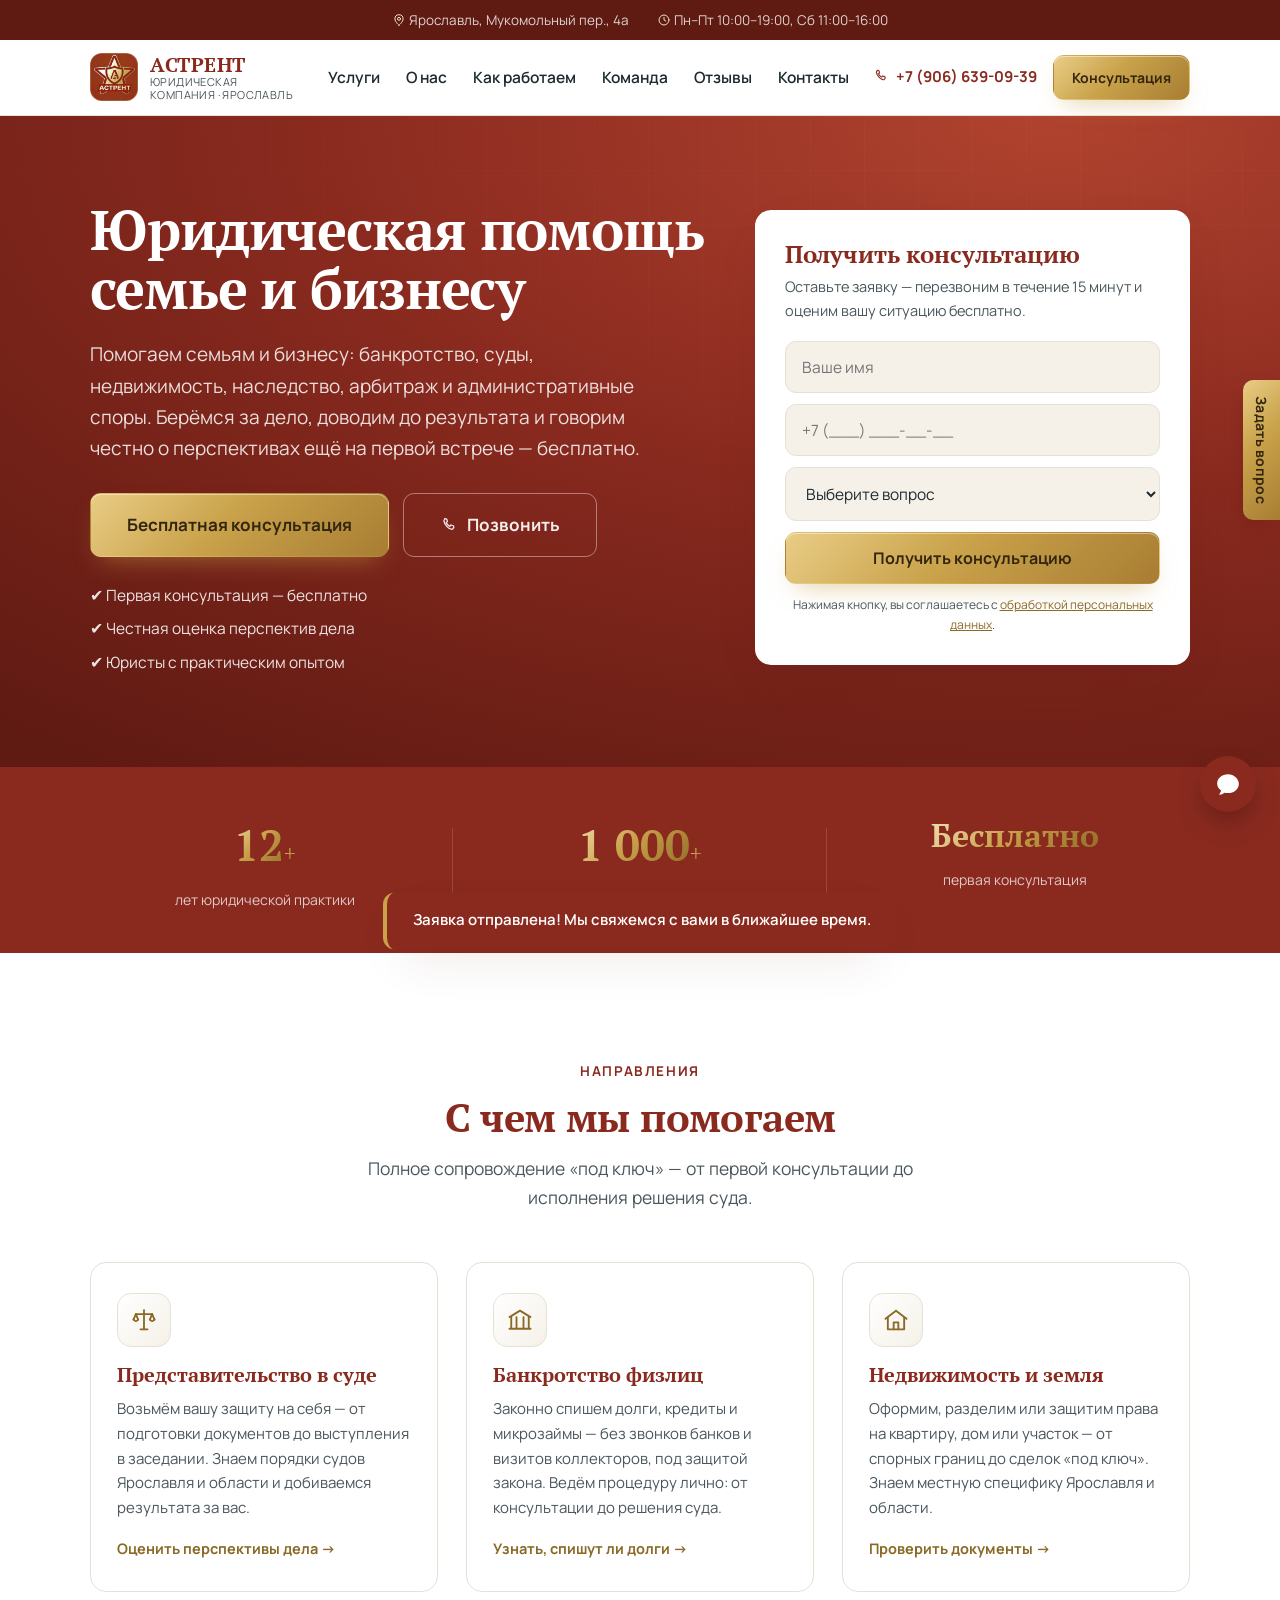
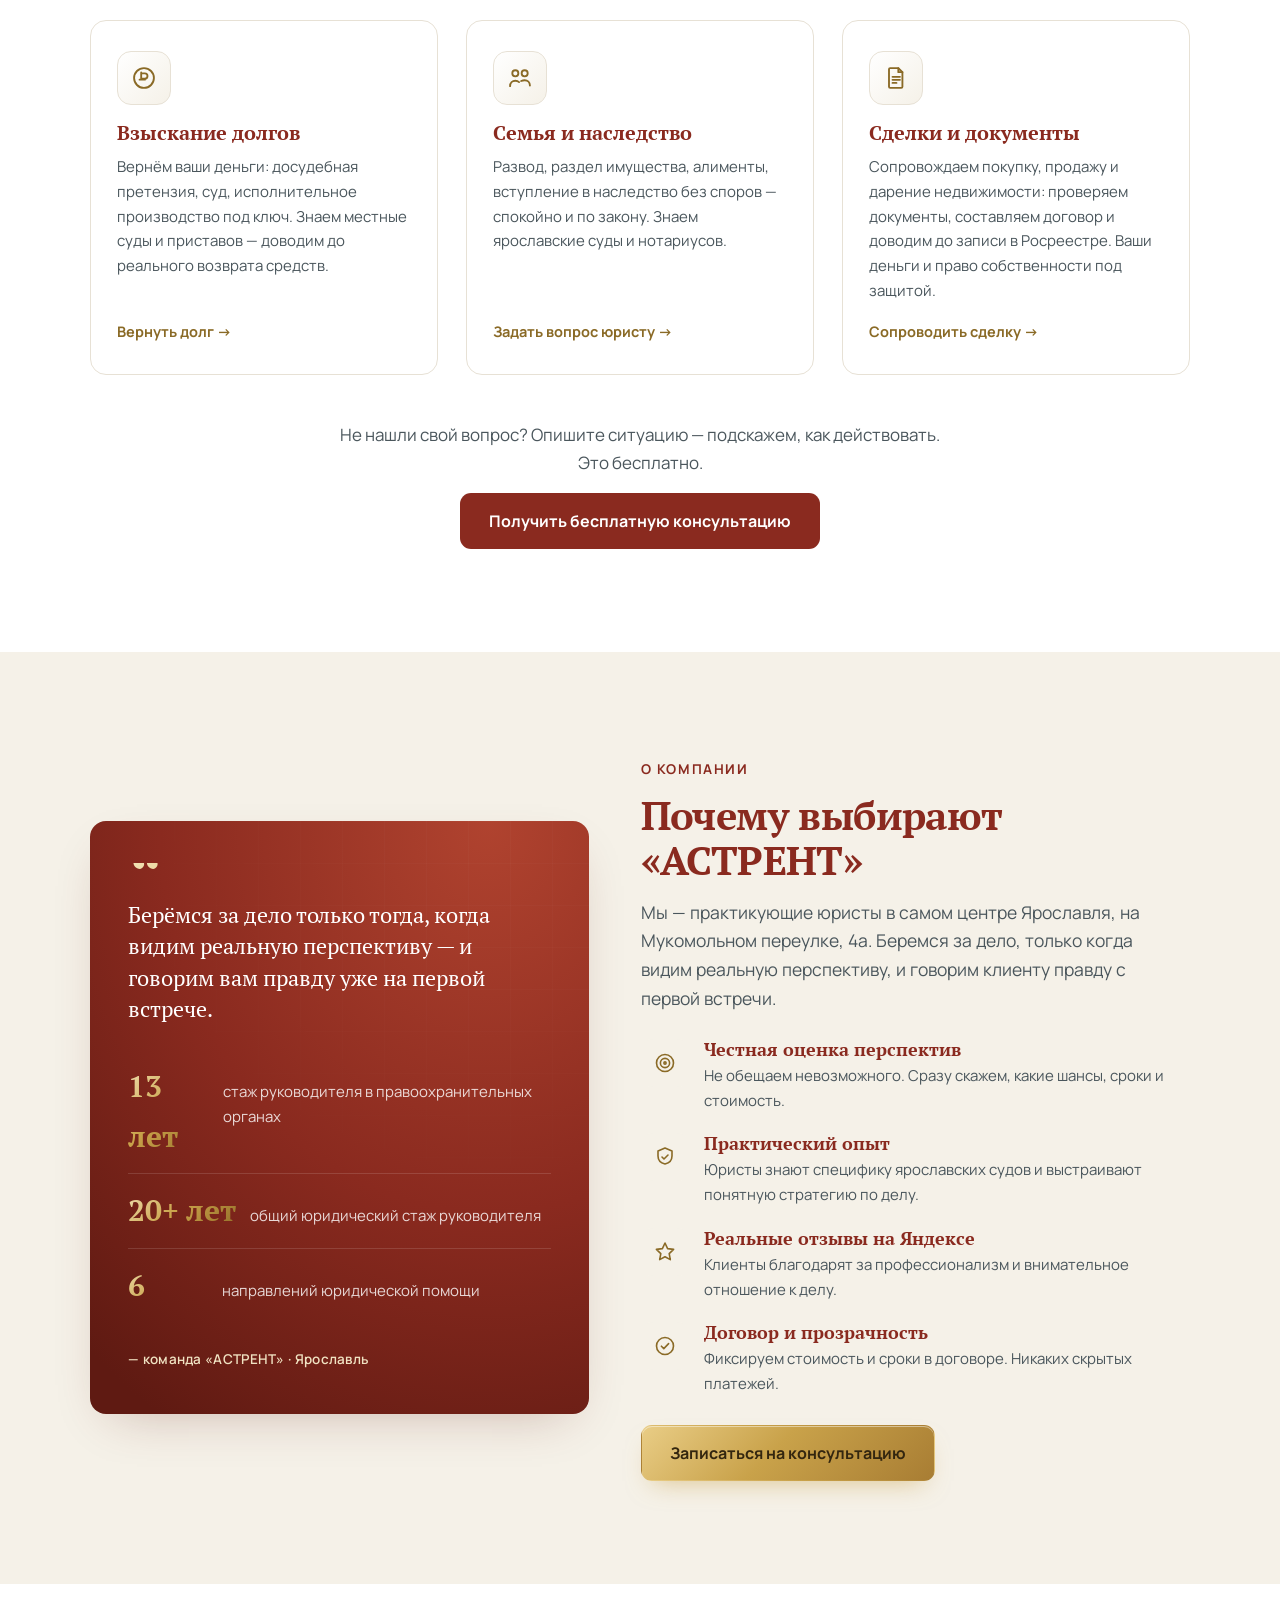
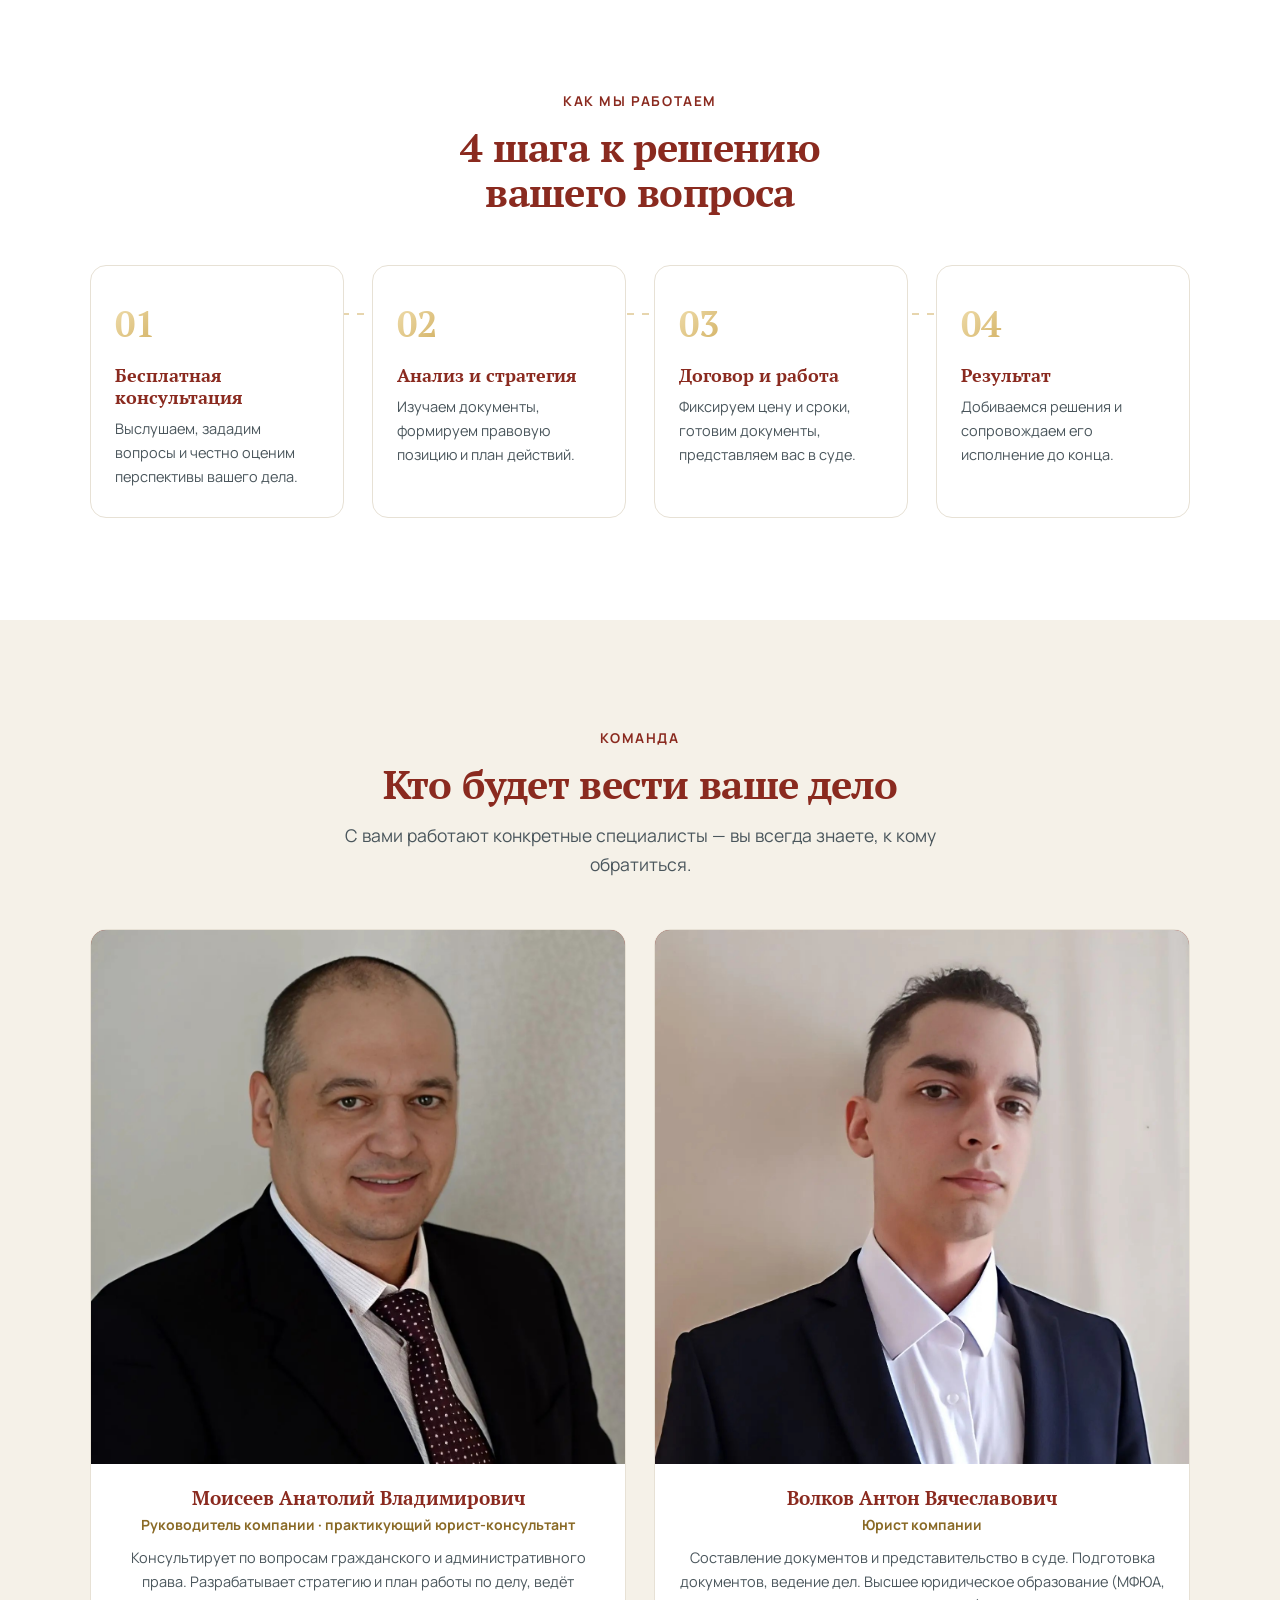
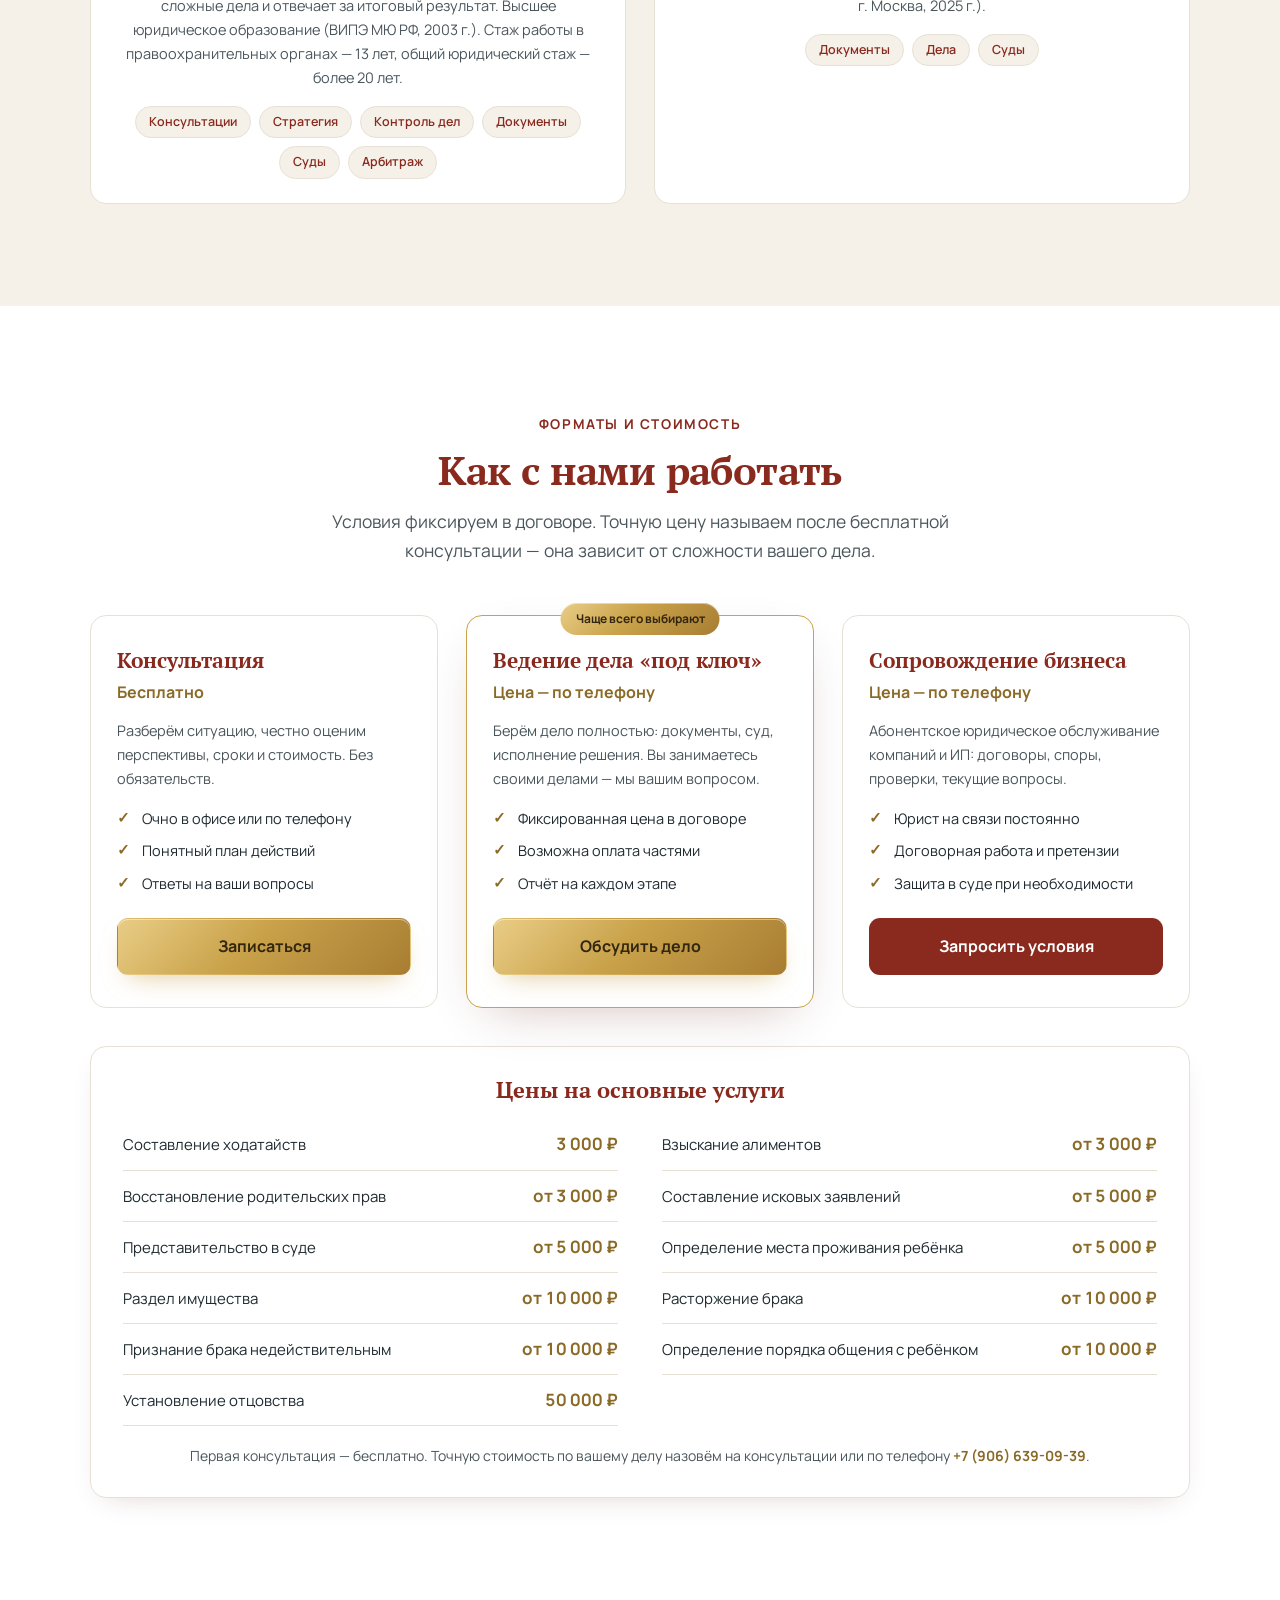
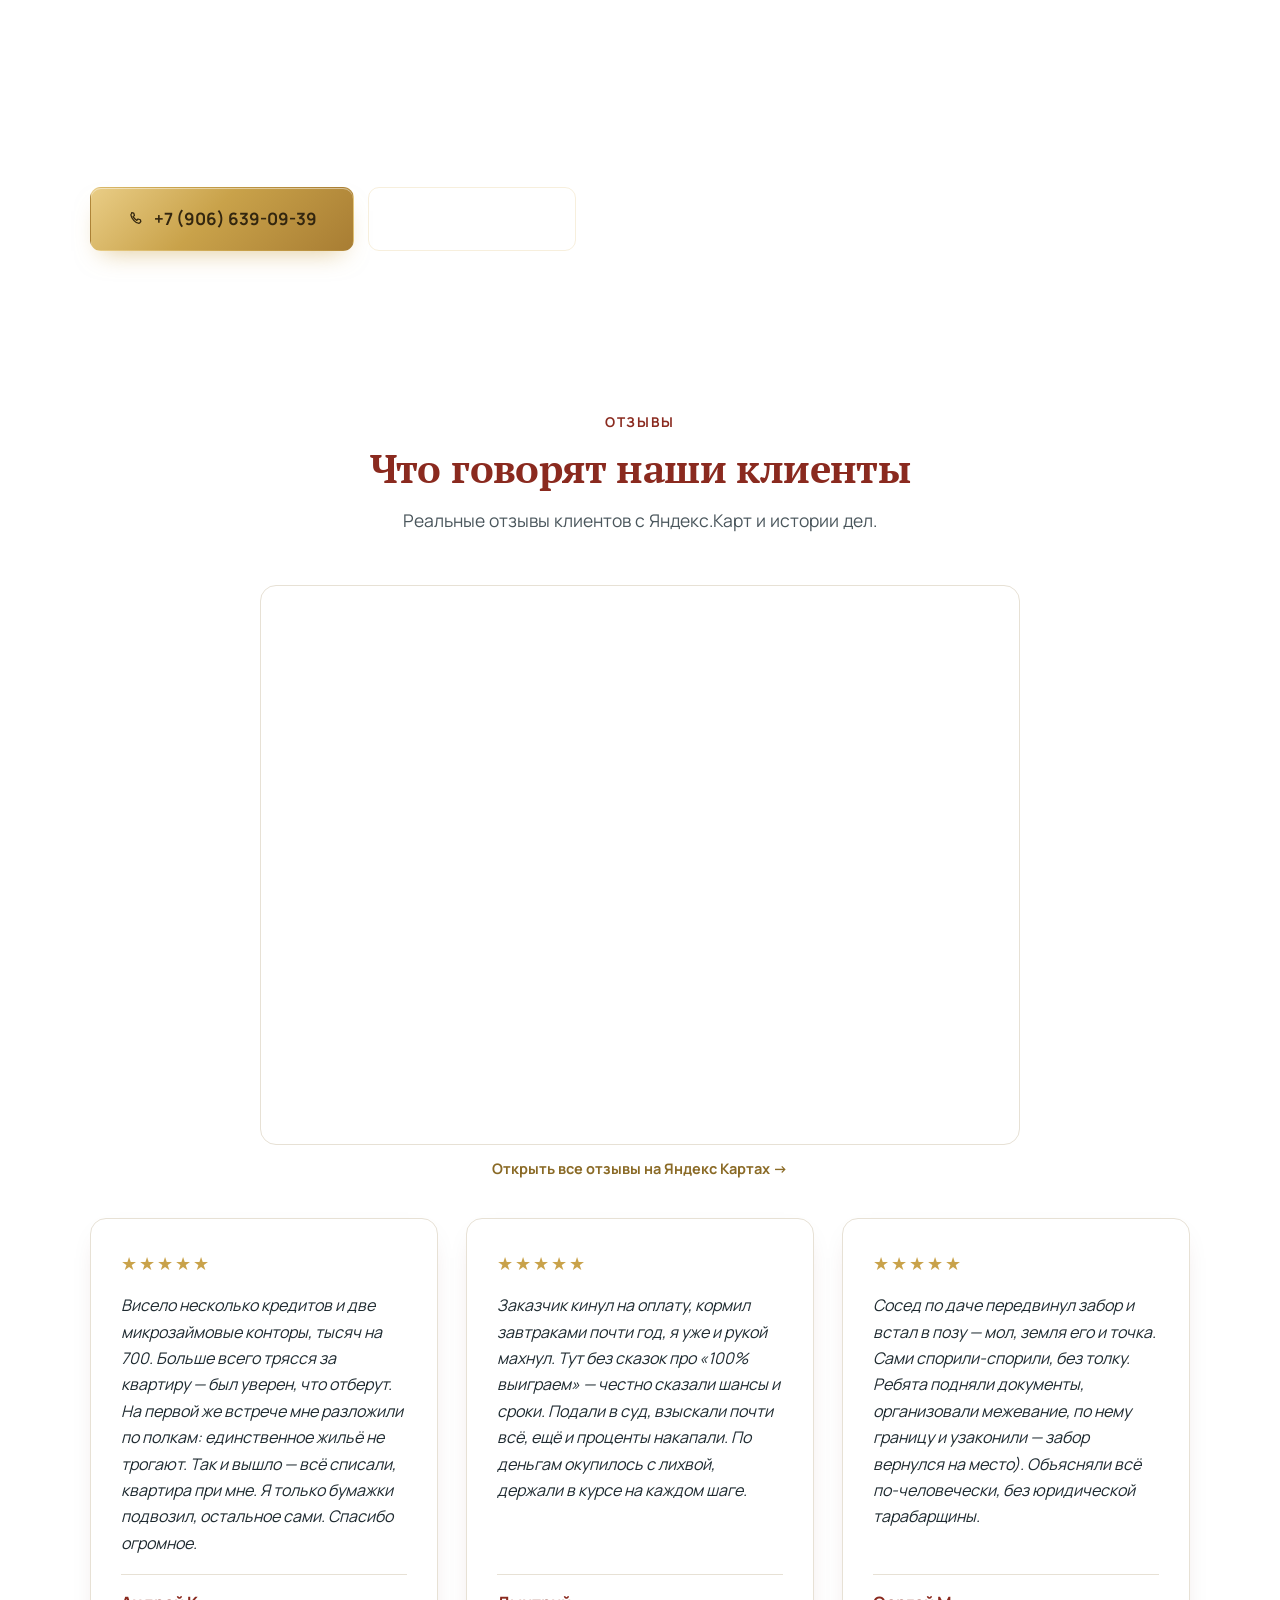
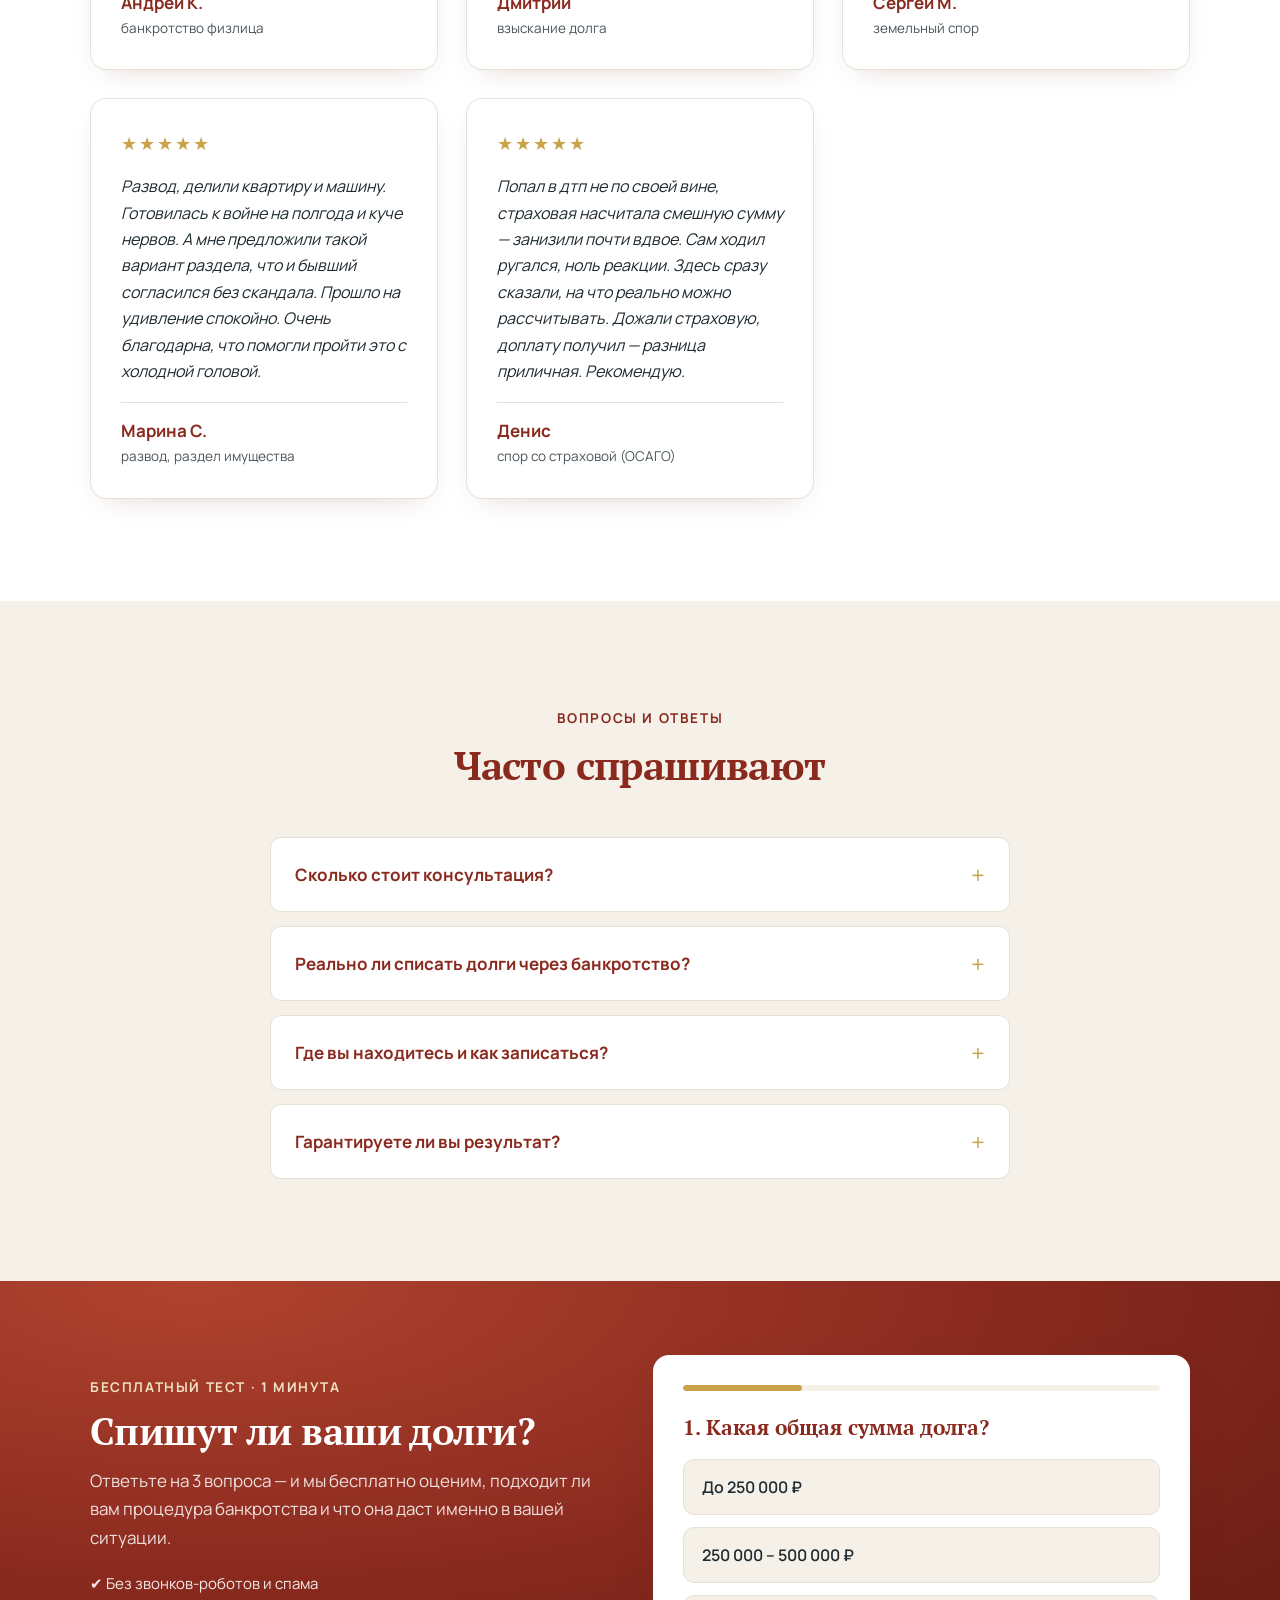
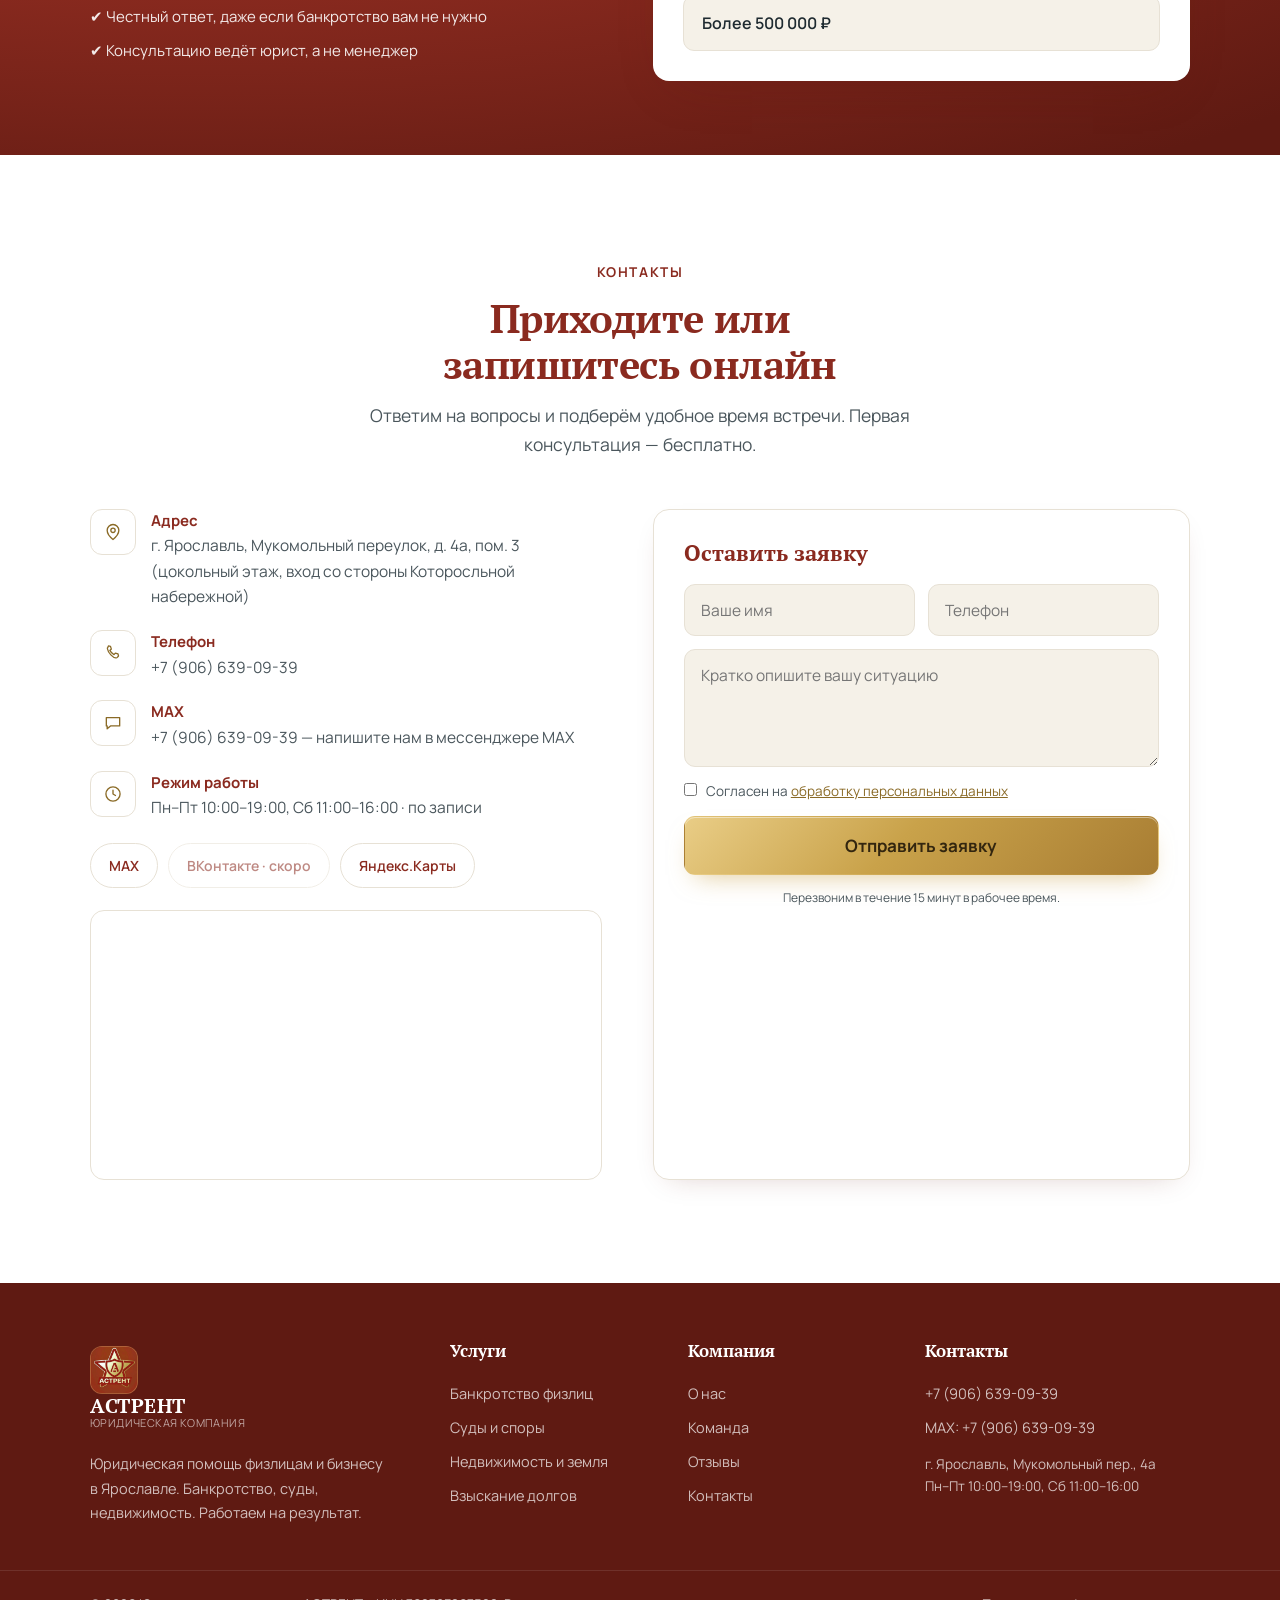
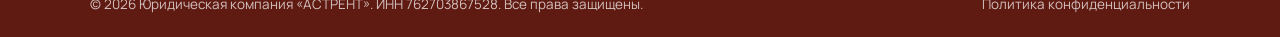
<file: index.html>
<!DOCTYPE html>
<html lang="ru">
<head>
  <meta charset="UTF-8" />
  <meta name="viewport" content="width=device-width, initial-scale=1.0" />
  <title>АСТРЕНТ — Юридическая компания в Ярославле | Банкротство, суды, недвижимость</title>
  <meta name="description" content="Юридическая компания «АСТРЕНТ», Ярославль, Мукомольный пер., 4а. Банкротство физлиц, суды, недвижимость и земля. Бесплатная консультация — звоните +7 (906) 639-09-39." />
  <meta name="keywords" content="юрист Ярославль, банкротство физических лиц Ярославль, юридическая компания АСТРЕНТ, Мукомольный переулок 4а, Которосльная набережная, юрист по недвижимости, земельные споры" />

  <meta property="og:title" content="АСТРЕНТ — Юридическая компания в Ярославле" />
  <meta property="og:description" content="Банкротство, суды, недвижимость. Бесплатная консультация: +7 (906) 639-09-39." />
  <meta property="og:type" content="website" />
  <meta property="og:locale" content="ru_RU" />
  <meta property="og:site_name" content="АСТРЕНТ" />
  <meta name="theme-color" content="#8a2a1f" />
  <meta property="og:image" content="https://assurent.ru/images/logo.png" />
  <meta property="og:url" content="https://assurent.ru/" />
  <link rel="canonical" href="https://assurent.ru/" />

  <link rel="icon" href="favicon.ico" sizes="any" />
  <link rel="icon" type="image/png" href="favicon-32.png" sizes="32x32" />
  <link rel="apple-touch-icon" href="apple-touch-icon.png" />

  <link rel="preconnect" href="https://fonts.googleapis.com" />
  <link rel="preconnect" href="https://fonts.gstatic.com" crossorigin />
  <link href="https://fonts.googleapis.com/css2?family=PT+Serif:wght@400;700&family=Manrope:wght@400;500;600;700;800&display=swap" rel="stylesheet" />

  <link rel="stylesheet" href="css/styles.css?v=5" />

  <!-- Микроразметка для поиска (Local Business) -->
  <script type="application/ld+json">
  {
    "@context": "https://schema.org",
    "@type": "LegalService",
    "name": "Юридическая компания «АСТРЕНТ»",
    "telephone": "+7-906-639-09-39",
    "taxID": "762703867528",
    "priceRange": "Первая консультация бесплатно",
    "address": {
      "@type": "PostalAddress",
      "streetAddress": "Мукомольный переулок, д. 4а, пом. 3",
      "addressLocality": "Ярославль",
      "postalCode": "150000",
      "addressCountry": "RU"
    },
    "openingHours": ["Mo-Fr 10:00-19:00","Sa 11:00-16:00"]
  }
  </script>

  <!-- FAQ для расширенной выдачи в поиске -->
  <script type="application/ld+json">
  {
    "@context": "https://schema.org",
    "@type": "FAQPage",
    "mainEntity": [
      { "@type": "Question", "name": "Сколько стоит консультация?", "acceptedAnswer": { "@type": "Answer", "text": "Первичная консультация бесплатно. Мы оценим вашу ситуацию и честно скажем о перспективах и стоимости ведения дела." } },
      { "@type": "Question", "name": "Реально ли списать долги через банкротство?", "acceptedAnswer": { "@type": "Answer", "text": "Да, при соблюдении условий закона. На бесплатной консультации проверим вашу ситуацию и скажем, подходит ли вам процедура." } },
      { "@type": "Question", "name": "Где находится офис?", "acceptedAnswer": { "@type": "Answer", "text": "В центре Ярославля — Мукомольный пер., д. 4а, пом. 3 (цокольный этаж, вход со стороны Которосльной набережной). Запись по телефону +7 (906) 639-09-39." } },
      { "@type": "Question", "name": "Гарантируете ли вы результат?", "acceptedAnswer": { "@type": "Answer", "text": "Закон запрещает гарантировать конкретное решение суда. Но мы гарантируем профессиональный подход, прозрачность и не берёмся за бесперспективное дело ради денег." } },
      { "@type": "Question", "name": "Работаете с юрлицами и ИП?", "acceptedAnswer": { "@type": "Answer", "text": "Да. Сопровождаем бизнес: договоры, судебные и административные споры, банкротство юрлиц и ИП. Возможно абонентское обслуживание." } },
      { "@type": "Question", "name": "Есть ли онлайн-консультация?", "acceptedAnswer": { "@type": "Answer", "text": "Да. Проконсультируем по телефону или в мессенджере, документы можно прислать в электронном виде." } },
      { "@type": "Question", "name": "Возможна ли рассрочка?", "acceptedAnswer": { "@type": "Answer", "text": "По ряду дел оплату можно разбить на части. Условия обсуждаются индивидуально на бесплатной консультации." } }
    ]
  }
  </script>
  <!-- Yandex.Metrika counter -->
  <script type="text/javascript">
     (function(m,e,t,r,i,k,a){m[i]=m[i]||function(){(m[i].a=m[i].a||[]).push(arguments)};
     m[i].l=1*new Date();
     for (var j = 0; j < document.scripts.length; j++) {if (document.scripts[j].src === r) { return; }}
     k=e.createElement(t),a=e.getElementsByTagName(t)[0],k.async=1,k.src=r,a.parentNode.insertBefore(k,a)})
     (window, document, "script", "https://mc.yandex.ru/metrika/tag.js", "ym");
     ym(110194531, "init", {clickmap:true, trackLinks:true, accurateTrackBounce:true, webvisor:true});
  </script>
  <noscript><div><img src="https://mc.yandex.ru/watch/110194531" style="position:absolute; left:-9999px;" alt="" /></div></noscript>
  <!-- /Yandex.Metrika counter -->
</head>
<body>

  <!-- ===== Топ-полоса ===== -->
  <div class="topbar">
    <div class="container topbar__inner">
      <span class="topbar__item"><svg viewBox="0 0 24 24" aria-hidden="true"><path d="M12 21s7-5.6 7-11a7 7 0 1 0-14 0c0 5.4 7 11 7 11z"/><circle cx="12" cy="10" r="2.6"/></svg> Ярославль, Мукомольный пер., 4а</span>
      <span class="topbar__item"><svg viewBox="0 0 24 24" aria-hidden="true"><circle cx="12" cy="12" r="8.5"/><path d="M12 7.5V12l3 1.8"/></svg> Пн–Пт 10:00–19:00, Сб 11:00–16:00</span>
    </div>
  </div>

  <!-- ===== Шапка ===== -->
  <header class="header" id="header">
    <div class="container header__inner">
      <a href="#hero" class="logo" aria-label="АСТРЕНТ — на главную">
        <span class="logo__mark"><img class="logo__img" src="images/logo.png" alt="АСТРЕНТ" onerror="this.remove()"><svg viewBox="0 0 24 24" aria-hidden="true"><path fill="#c9a24a" d="M12 1.6l2.7 5.85 6.3.82-4.7 4.3 1.2 6.23L12 16.2l-5.7 2.6 1.2-6.23-4.7-4.3 6.3-.82z"/><text x="12" y="14.6" font-family="Georgia,serif" font-size="8" font-weight="700" fill="#8a2a1f" text-anchor="middle">А</text></svg></span>
        <span class="logo__text">
          <strong class="logo__word">АСТРЕНТ</strong>
          <small>юридическая компания · Ярославль</small>
        </span>
      </a>

      <nav class="nav" id="nav">
        <a href="#services" class="nav__link">Услуги</a>
        <a href="#about" class="nav__link">О нас</a>
        <a href="#steps" class="nav__link">Как работаем</a>
        <a href="#team" class="nav__link">Команда</a>
        <a href="#reviews" class="nav__link">Отзывы</a>
        <a href="#contacts" class="nav__link">Контакты</a>
      </nav>

      <div class="header__actions">
        <a href="tel:+79066390939" class="header__phone">
          <span class="header__phone-icon"><svg class="i-ic" viewBox="0 0 24 24" aria-hidden="true"><path d="M6.5 3.5l2.5.6 1 3.2-1.8 1.6a12 12 0 0 0 5 5l1.6-1.8 3.2 1 .6 2.5-1.4 1.6a2 2 0 0 1-1.9.6C12 17.8 6.2 12 5.3 6.9a2 2 0 0 1 .6-1.9z"/></svg></span>
          <span>+7 (906) 639-09-39</span>
        </a>
        <a href="#lead" class="btn btn--gold btn--sm">Консультация</a>
        <button class="burger" id="burger" aria-label="Открыть меню" aria-expanded="false">
          <span></span><span></span><span></span>
        </button>
      </div>
    </div>
  </header>

  <main>
  <!-- ===== Hero ===== -->
  <section class="hero" id="hero">
    <div class="hero__overlay"></div>
    <div class="container hero__inner">
      <div class="hero__content reveal">
        <h1 class="hero__title">
          Юридическая помощь<br>семье и бизнесу
        </h1>
        <p class="hero__lead">
          Помогаем семьям и бизнесу: банкротство, суды, недвижимость, наследство, арбитраж и административные споры. Берёмся за дело, доводим до результата
          и говорим честно о перспективах ещё на первой встрече — бесплатно.
        </p>

        <div class="hero__cta">
          <a href="#lead" class="btn btn--gold btn--lg">Бесплатная консультация</a>
          <a href="tel:+79066390939" class="btn btn--ghost btn--lg"><svg class="i-ic" viewBox="0 0 24 24" aria-hidden="true"><path d="M6.5 3.5l2.5.6 1 3.2-1.8 1.6a12 12 0 0 0 5 5l1.6-1.8 3.2 1 .6 2.5-1.4 1.6a2 2 0 0 1-1.9.6C12 17.8 6.2 12 5.3 6.9a2 2 0 0 1 .6-1.9z"/></svg> Позвонить</a>
        </div>

        <ul class="hero__points">
          <li>✔ Первая консультация — бесплатно</li>
          <li>✔ Честная оценка перспектив дела</li>
          <li>✔ Юристы с практическим опытом</li>
        </ul>
      </div>

      <div class="hero__card reveal" id="lead">
        <h3 class="hero__card-title">Получить консультацию</h3>
        <p class="hero__card-sub">Оставьте заявку — перезвоним в течение 15 минут и оценим вашу ситуацию бесплатно.</p>
        <form class="form form--compact" data-form>
          <input class="form__input" type="text" name="name" aria-label="Ваше имя" placeholder="Ваше имя" required />
          <input class="form__input" type="tel" name="phone" aria-label="Телефон" placeholder="+7 (___) ___-__-__" required />
          <select class="form__input" name="topic" aria-label="Тип вопроса">
            <option value="">Выберите вопрос</option>
            <option>Банкротство физлиц</option>
            <option>Спор в суде</option>
            <option>Недвижимость и земля</option>
            <option>Взыскание / долги</option>
            <option>Наследство, семья</option>
            <option>Другое</option>
          </select>
          <button class="btn btn--gold btn--block" type="submit">Получить консультацию</button>
          <p class="form__note">Нажимая кнопку, вы соглашаетесь с <a href="privacy.html" target="_blank" style="color:var(--gold-2);text-decoration:underline;">обработкой персональных данных</a>.</p>
        </form>
      </div>
    </div>
  </section>

  <!-- ===== Статистика / доверие ===== -->
  <section class="stats">
    <div class="container stats__grid">
      <div class="stat reveal">
        <span class="stat__num" data-count="12">0</span><span class="stat__plus">+</span>
        <span class="stat__label">лет юридической практики</span>
      </div>
      <div class="stat reveal">
        <span class="stat__num" data-count="1000">0</span><span class="stat__plus">+</span>
        <span class="stat__label">решённых вопросов клиентов</span>
      </div>
      <div class="stat reveal">
        <span class="stat__num stat__num--word">Бесплатно</span>
        <span class="stat__label">первая консультация</span>
      </div>
    </div>
  </section>

  <!-- ===== Услуги ===== -->
  <section class="section" id="services">
    <div class="container">
      <div class="section__head reveal">
        <span class="section__kicker">Направления</span>
        <h2 class="section__title">С чем мы помогаем</h2>
        <p class="section__sub">Полное сопровождение «под ключ» — от первой консультации до исполнения решения суда.</p>
      </div>

      <div class="cards">
        <article class="card reveal">
          <div class="card__icon"><svg viewBox="0 0 24 24" aria-hidden="true"><path d="M12 3.5V20"/><path d="M9 20h6"/><path d="M5 7h14"/><path d="M5 7l-2 4.6"/><path d="M5 7l2 4.6"/><path d="M3 11.6q2 2.8 4 0"/><path d="M19 7l-2 4.6"/><path d="M19 7l2 4.6"/><path d="M17 11.6q2 2.8 4 0"/></svg></div>
          <h3 class="card__title">Представительство в суде</h3>
          <p class="card__text">Возьмём вашу защиту на себя — от подготовки документов до выступления в заседании. Знаем порядки судов Ярославля и области и добиваемся результата за вас.</p>
          <a href="#lead" class="card__link">Оценить перспективы дела →</a>
        </article>

        <article class="card reveal">
          <div class="card__icon"><svg viewBox="0 0 24 24" aria-hidden="true"><path d="M3 9.5l9-5.5 9 5.5"/><path d="M4.5 9.5v9"/><path d="M9 9.5v9"/><path d="M15 9.5v9"/><path d="M19.5 9.5v9"/><path d="M3 19.5h18"/></svg></div>
          <h3 class="card__title">Банкротство физлиц</h3>
          <p class="card__text">Законно спишем долги, кредиты и микрозаймы — без звонков банков и визитов коллекторов, под защитой закона. Ведём процедуру лично: от консультации до решения суда.</p>
          <a href="#lead" class="card__link">Узнать, спишут ли долги →</a>
        </article>

        <article class="card reveal">
          <div class="card__icon"><svg viewBox="0 0 24 24" aria-hidden="true"><path d="M3 11l9-7 9 7"/><path d="M5 10v10h14V10"/><path d="M10 20v-6h4v6"/></svg></div>
          <h3 class="card__title">Недвижимость и земля</h3>
          <p class="card__text">Оформим, разделим или защитим права на квартиру, дом или участок — от спорных границ до сделок «под ключ». Знаем местную специфику Ярославля и области.</p>
          <a href="#lead" class="card__link">Проверить документы →</a>
        </article>

        <article class="card reveal">
          <div class="card__icon"><svg viewBox="0 0 24 24" aria-hidden="true"><circle cx="12" cy="12" r="8.5"/><path d="M9.6 8h3.1a2.3 2.3 0 0 1 0 4.6H9.6V7.2"/><path d="M8.2 13.4h4.6"/></svg></div>
          <h3 class="card__title">Взыскание долгов</h3>
          <p class="card__text">Вернём ваши деньги: досудебная претензия, суд, исполнительное производство под ключ. Знаем местные суды и приставов — доводим до реального возврата средств.</p>
          <a href="#lead" class="card__link">Вернуть долг →</a>
        </article>

        <article class="card reveal">
          <div class="card__icon"><svg viewBox="0 0 24 24" aria-hidden="true"><circle cx="8" cy="8" r="2.6"/><circle cx="16" cy="8" r="2.6"/><path d="M3.5 19c0-2.9 2-4.6 4.5-4.6 1.3 0 2.4.4 3.2 1.1"/><path d="M13 14.6c.8-.4 1.8-.7 3-.7 2.5 0 4.5 1.7 4.5 4.6"/></svg></div>
          <h3 class="card__title">Семья и наследство</h3>
          <p class="card__text">Развод, раздел имущества, алименты, вступление в наследство без споров — спокойно и по закону. Знаем ярославские суды и нотариусов.</p>
          <a href="#lead" class="card__link">Задать вопрос юристу →</a>
        </article>

        <article class="card reveal">
          <div class="card__icon"><svg viewBox="0 0 24 24" aria-hidden="true"><path d="M7 3.5h7l3.5 3.5v12.5a1 1 0 0 1-1 1H7a1 1 0 0 1-1-1V4.5a1 1 0 0 1 1-1z"/><path d="M14 3.5V7h3.5"/><path d="M9 11h6.4"/><path d="M9 13.6h6.4"/><path d="M9 16.2h3.4"/></svg></div>
          <h3 class="card__title">Сделки и документы</h3>
          <p class="card__text">Сопровождаем покупку, продажу и дарение недвижимости: проверяем документы, составляем договор и доводим до записи в Росреестре. Ваши деньги и право собственности под защитой.</p>
          <a href="#lead" class="card__link">Сопроводить сделку →</a>
        </article>
      </div>

      <div class="section__cta reveal">
        <p>Не нашли свой вопрос? Опишите ситуацию — подскажем, как действовать. Это бесплатно.</p>
        <a href="#lead" class="btn btn--navy">Получить бесплатную консультацию</a>
      </div>
    </div>
  </section>

  <!-- ===== О компании / Преимущества ===== -->
  <section class="section section--alt" id="about">
    <div class="container about">
      <div class="about__media reveal">
        <div class="about__panel">
          <span class="about__quote" aria-hidden="true">“</span>
          <p class="about__promise">Берёмся за дело только тогда, когда видим реальную перспективу — и говорим вам правду уже на первой встрече.</p>
          <ul class="about__facts">
            <li><b>13 лет</b><span>стаж руководителя в правоохранительных органах</span></li>
            <li><b>20+ лет</b><span>общий юридический стаж руководителя</span></li>
            <li><b>6</b><span>направлений юридической помощи</span></li>
          </ul>
          <span class="about__sign">— команда «АСТРЕНТ» · Ярославль</span>
        </div>
      </div>
      <div class="about__content reveal">
        <span class="section__kicker">О компании</span>
        <h2 class="section__title">Почему выбирают «АСТРЕНТ»</h2>
        <p class="section__sub">Мы — практикующие юристы в самом центре Ярославля, на Мукомольном переулке, 4а. Беремся за дело, только когда видим реальную перспективу, и говорим клиенту правду с первой встречи.</p>

        <ul class="features">
          <li class="feature">
            <span class="feature__icon"><svg viewBox="0 0 24 24" aria-hidden="true"><circle cx="12" cy="12" r="8.5"/><circle cx="12" cy="12" r="4.6"/><circle cx="12" cy="12" r="1.1"/></svg></span>
            <div>
              <h4>Честная оценка перспектив</h4>
              <p>Не обещаем невозможного. Сразу скажем, какие шансы, сроки и стоимость.</p>
            </div>
          </li>
          <li class="feature">
            <span class="feature__icon"><svg viewBox="0 0 24 24" aria-hidden="true"><path d="M12 3l7 3v5c0 4-3 7-7 8-4-1-7-4-7-8V6z"/><path d="M9 12l2 2 4-4"/></svg></span>
            <div>
              <h4>Практический опыт</h4>
              <p>Юристы знают специфику ярославских судов и выстраивают понятную стратегию по делу.</p>
            </div>
          </li>
          <li class="feature">
            <span class="feature__icon"><svg viewBox="0 0 24 24" aria-hidden="true"><path d="M12 3l2.6 5.6 6 .8-4.4 4.2 1.1 6L12 16.8 6.7 19.6l1.1-6L3.4 9.4l6-.8z"/></svg></span>
            <div>
              <h4>Реальные отзывы на Яндексе</h4>
              <p>Клиенты благодарят за профессионализм и внимательное отношение к делу.</p>
            </div>
          </li>
          <li class="feature">
            <span class="feature__icon"><svg viewBox="0 0 24 24" aria-hidden="true"><circle cx="12" cy="12" r="8.5"/><path d="M8.4 12.2l2.4 2.4 4.8-5"/></svg></span>
            <div>
              <h4>Договор и прозрачность</h4>
              <p>Фиксируем стоимость и сроки в договоре. Никаких скрытых платежей.</p>
            </div>
          </li>
        </ul>

        <a href="#lead" class="btn btn--gold">Записаться на консультацию</a>
      </div>
    </div>
  </section>

  <!-- ===== Этапы работы ===== -->
  <section class="section" id="steps">
    <div class="container">
      <div class="section__head reveal">
        <span class="section__kicker">Как мы работаем</span>
        <h2 class="section__title">4 шага к решению вашего вопроса</h2>
      </div>

      <div class="steps">
        <div class="step reveal">
          <span class="step__num">01</span>
          <h3 class="step__title">Бесплатная консультация</h3>
          <p class="step__text">Выслушаем, зададим вопросы и честно оценим перспективы вашего дела.</p>
        </div>
        <div class="step reveal">
          <span class="step__num">02</span>
          <h3 class="step__title">Анализ и стратегия</h3>
          <p class="step__text">Изучаем документы, формируем правовую позицию и план действий.</p>
        </div>
        <div class="step reveal">
          <span class="step__num">03</span>
          <h3 class="step__title">Договор и работа</h3>
          <p class="step__text">Фиксируем цену и сроки, готовим документы, представляем вас в суде.</p>
        </div>
        <div class="step reveal">
          <span class="step__num">04</span>
          <h3 class="step__title">Результат</h3>
          <p class="step__text">Добиваемся решения и сопровождаем его исполнение до конца.</p>
        </div>
      </div>
    </div>
  </section>

  <!-- ===== Команда ===== -->
  <section class="section section--alt" id="team">
    <div class="container">
      <div class="section__head reveal">
        <span class="section__kicker">Команда</span>
        <h2 class="section__title">Кто будет вести ваше дело</h2>
        <p class="section__sub">С вами работают конкретные специалисты — вы всегда знаете, к кому обратиться.</p>
      </div>

      <div class="team">
        <figure class="member reveal">
          <div class="member__photo"><img src="images/moiseev.jpg?v=2" alt="Моисеев Анатолий Владимирович" loading="lazy" onerror="this.remove()"><span class="member__ph">АМ</span></div>
          <figcaption>
            <h3 class="member__name">Моисеев Анатолий Владимирович</h3>
            <p class="member__role">Руководитель компании · практикующий юрист-консультант</p>
            <p class="member__desc">Консультирует по вопросам гражданского и административного права. Разрабатывает стратегию и план работы по делу, ведёт сложные дела и отвечает за итоговый результат. Высшее юридическое образование (ВИПЭ МЮ&nbsp;РФ, 2003&nbsp;г.). Стаж работы в правоохранительных органах — 13 лет, общий юридический стаж — более 20 лет.</p>
            <ul class="member__tags"><li>Консультации</li><li>Стратегия</li><li>Контроль дел</li><li>Документы</li><li>Суды</li><li>Арбитраж</li></ul>
          </figcaption>
        </figure>

        <figure class="member reveal">
          <!-- TODO: фото Волкова → images/volkov.jpg -->
          <div class="member__photo"><img src="images/volkov.jpg?v=2" alt="Волков Антон Вячеславович — юрист" loading="lazy" onerror="this.remove()"><span class="member__ph">ВА</span></div>
          <figcaption>
            <h3 class="member__name">Волков Антон Вячеславович</h3>
            <p class="member__role">Юрист компании</p>
            <p class="member__desc">Составление документов и представительство в суде. Подготовка документов, ведение дел. Высшее юридическое образование (МФЮА, г.&nbsp;Москва, 2025&nbsp;г.).</p>
            <ul class="member__tags"><li>Документы</li><li>Дела</li><li>Суды</li></ul>
          </figcaption>
        </figure>
      </div>
    </div>
  </section>

  <!-- ===== Форматы работы / стоимость ===== -->
  <section class="section" id="formats">
    <div class="container">
      <div class="section__head reveal">
        <span class="section__kicker">Форматы и стоимость</span>
        <h2 class="section__title">Как с нами работать</h2>
        <p class="section__sub">Условия фиксируем в договоре. Точную цену называем после бесплатной консультации — она зависит от сложности вашего дела.</p>
      </div>

      <div class="plans">
        <article class="plan reveal">
          <h3 class="plan__title">Консультация</h3>
          <p class="plan__price">Бесплатно</p>
          <p class="plan__desc">Разберём ситуацию, честно оценим перспективы, сроки и стоимость. Без обязательств.</p>
          <ul class="plan__list">
            <li>Очно в офисе или по телефону</li>
            <li>Понятный план действий</li>
            <li>Ответы на ваши вопросы</li>
          </ul>
          <a href="#lead" class="btn btn--gold btn--block">Записаться</a>
        </article>

        <article class="plan plan--featured reveal">
          <span class="plan__badge">Чаще всего выбирают</span>
          <h3 class="plan__title">Ведение дела «под ключ»</h3>
          <p class="plan__price">Цена — по телефону</p>
          <p class="plan__desc">Берём дело полностью: документы, суд, исполнение решения. Вы занимаетесь своими делами — мы вашим вопросом.</p>
          <ul class="plan__list">
            <li>Фиксированная цена в договоре</li>
            <li>Возможна оплата частями</li>
            <li>Отчёт на каждом этапе</li>
          </ul>
          <a href="#lead" class="btn btn--gold btn--block">Обсудить дело</a>
        </article>

        <article class="plan reveal">
          <h3 class="plan__title">Сопровождение бизнеса</h3>
          <p class="plan__price">Цена — по телефону</p>
          <p class="plan__desc">Абонентское юридическое обслуживание компаний и ИП: договоры, споры, проверки, текущие вопросы.</p>
          <ul class="plan__list">
            <li>Юрист на связи постоянно</li>
            <li>Договорная работа и претензии</li>
            <li>Защита в суде при необходимости</li>
          </ul>
          <a href="#lead" class="btn btn--navy btn--block">Запросить условия</a>
        </article>
      </div>

      <div class="pricelist reveal">
        <h3 class="pricelist__title">Цены на основные услуги</h3>
        <ul class="pricelist__rows"><li><span>Составление ходатайств</span><b>3 000 ₽</b></li><li><span>Взыскание алиментов</span><b>от 3 000 ₽</b></li><li><span>Восстановление родительских прав</span><b>от 3 000 ₽</b></li><li><span>Составление исковых заявлений</span><b>от 5 000 ₽</b></li><li><span>Представительство в суде</span><b>от 5 000 ₽</b></li><li><span>Определение места проживания ребёнка</span><b>от 5 000 ₽</b></li><li><span>Раздел имущества</span><b>от 10 000 ₽</b></li><li><span>Расторжение брака</span><b>от 10 000 ₽</b></li><li><span>Признание брака недействительным</span><b>от 10 000 ₽</b></li><li><span>Определение порядка общения с ребёнком</span><b>от 10 000 ₽</b></li><li><span>Установление отцовства</span><b>50 000 ₽</b></li></ul>
        <p class="pricelist__note">Первая консультация — бесплатно. Точную стоимость по вашему делу назовём на консультации или по телефону <a href="tel:+79066390939">+7 (906) 639-09-39</a>.</p>
      </div>
    </div>
  </section>

  <!-- ===== CTA баннер ===== -->
  <section class="cta-banner">
    <div class="container cta-banner__inner reveal">
      <div>
        <h2 class="cta-banner__title">Не знаете, с чего начать?</h2>
        <p class="cta-banner__sub">Позвоните или оставьте заявку — разберём вашу ситуацию бесплатно и подскажем решение.</p>
      </div>
      <div class="cta-banner__actions">
        <a href="tel:+79066390939" class="btn btn--gold btn--lg"><svg class="i-ic" viewBox="0 0 24 24" aria-hidden="true"><path d="M6.5 3.5l2.5.6 1 3.2-1.8 1.6a12 12 0 0 0 5 5l1.6-1.8 3.2 1 .6 2.5-1.4 1.6a2 2 0 0 1-1.9.6C12 17.8 6.2 12 5.3 6.9a2 2 0 0 1 .6-1.9z"/></svg> +7 (906) 639-09-39</a>
        <a href="#contacts" class="btn btn--max btn--lg">Написать в MAX</a>
        <button type="button" class="btn btn--ghost btn--lg" data-callback>Перезвоните мне</button>
      </div>
    </div>
  </section>

  <!-- ===== Отзывы ===== -->
  <section class="section" id="reviews">
    <div class="container">
      <div class="section__head reveal">
        <span class="section__kicker">Отзывы</span>
        <h2 class="section__title">Что говорят наши клиенты</h2>
        <p class="section__sub">Реальные отзывы клиентов с Яндекс.Карт и истории дел.</p>
      </div>

      <div class="yandex-reviews reveal">
        <iframe src="https://yandex.ru/maps-reviews-widget/137057725063?comments" title="Отзывы об АСТРЕНТ на Яндекс Картах" loading="lazy"></iframe>
        <a href="https://yandex.ru/maps/org/137057725063/" target="_blank" rel="noopener" class="yandex-reviews__link">Открыть все отзывы на Яндекс Картах →</a>
      </div>

      <div class="reviews">
        <figure class="review reveal">
          <div class="review__stars">★★★★★</div>
          <blockquote>Висело несколько кредитов и две микрозаймовые конторы, тысяч на 700. Больше всего трясся за квартиру — был уверен, что отберут. На первой же встрече мне разложили по полкам: единственное жильё не трогают. Так и вышло — всё списали, квартира при мне. Я только бумажки подвозил, остальное сами. Спасибо огромное.</blockquote>
          <figcaption><strong>Андрей К.</strong><span>банкротство физлица</span></figcaption>
        </figure>
        <figure class="review reveal">
          <div class="review__stars">★★★★★</div>
          <blockquote>Заказчик кинул на оплату, кормил завтраками почти год, я уже и рукой махнул. Тут без сказок про «100% выиграем» — честно сказали шансы и сроки. Подали в суд, взыскали почти всё, ещё и проценты накапали. По деньгам окупилось с лихвой, держали в курсе на каждом шаге.</blockquote>
          <figcaption><strong>Дмитрий</strong><span>взыскание долга</span></figcaption>
        </figure>
        <figure class="review reveal">
          <div class="review__stars">★★★★★</div>
          <blockquote>Сосед по даче передвинул забор и встал в позу — мол, земля его и точка. Сами спорили-спорили, без толку. Ребята подняли документы, организовали межевание, по нему границу и узаконили — забор вернулся на место). Объясняли всё по-человечески, без юридической тарабарщины.</blockquote>
          <figcaption><strong>Сергей М.</strong><span>земельный спор</span></figcaption>
        </figure>
        <figure class="review reveal">
          <div class="review__stars">★★★★★</div>
          <blockquote>Развод, делили квартиру и машину. Готовилась к войне на полгода и куче нервов. А мне предложили такой вариант раздела, что и бывший согласился без скандала. Прошло на удивление спокойно. Очень благодарна, что помогли пройти это с холодной головой.</blockquote>
          <figcaption><strong>Марина С.</strong><span>развод, раздел имущества</span></figcaption>
        </figure>
        <figure class="review reveal">
          <div class="review__stars">★★★★★</div>
          <blockquote>Попал в дтп не по своей вине, страховая насчитала смешную сумму — занизили почти вдвое. Сам ходил ругался, ноль реакции. Здесь сразу сказали, на что реально можно рассчитывать. Дожали страховую, доплату получил — разница приличная. Рекомендую.</blockquote>
          <figcaption><strong>Денис</strong><span>спор со страховой (ОСАГО)</span></figcaption>
        </figure>
      </div>
    </div>
  </section>

  <!-- ===== FAQ ===== -->
  <section class="section section--alt" id="faq">
    <div class="container faq">
      <div class="section__head reveal">
        <span class="section__kicker">Вопросы и ответы</span>
        <h2 class="section__title">Часто спрашивают</h2>
      </div>

      <div class="accordion">
        <div class="acc reveal">
          <button class="acc__head" aria-expanded="false">Сколько стоит консультация? <span class="acc__icon">+</span></button>
          <div class="acc__body"><p>Первичная консультация — бесплатно. Мы оценим вашу ситуацию и честно скажем о перспективах и стоимости ведения дела.</p></div>
        </div>
        <div class="acc reveal">
          <button class="acc__head" aria-expanded="false">Реально ли списать долги через банкротство? <span class="acc__icon">+</span></button>
          <div class="acc__body"><p>Да, при соблюдении условий закона. На бесплатной консультации мы проверим вашу ситуацию и скажем, подходит ли вам процедура и что она даст.</p></div>
        </div>
        <div class="acc reveal">
          <button class="acc__head" aria-expanded="false">Где вы находитесь и как записаться? <span class="acc__icon">+</span></button>
          <div class="acc__body"><p>Офис в центре Ярославля — Мукомольный пер., д. 4а, пом. 3. Запись по телефону +7 (906) 639-09-39, через форму на сайте, в MAX или ВКонтакте.</p></div>
        </div>
        <div class="acc reveal">
          <button class="acc__head" aria-expanded="false">Гарантируете ли вы результат? <span class="acc__icon">+</span></button>
          <div class="acc__body"><p>Закон запрещает гарантировать конкретное решение суда. Но мы гарантируем профессиональный подход, прозрачность и то, что не возьмёмся за бесперспективное дело ради денег.</p></div>
        </div>
      </div>
    </div>
  </section>

  <!-- ===== Квиз: банкротство ===== -->
  <section class="quiz" id="quiz">
    <div class="container quiz__inner reveal">
      <div class="quiz__intro">
        <span class="section__kicker" style="color:var(--gold-soft)">Бесплатный тест · 1 минута</span>
        <h2 class="quiz__title">Спишут ли ваши долги?</h2>
        <p class="quiz__sub">Ответьте на 3 вопроса — и мы бесплатно оценим, подходит ли вам процедура банкротства и что она даст именно в вашей ситуации.</p>
        <ul class="quiz__points">
          <li>✔ Без звонков-роботов и спама</li>
          <li>✔ Честный ответ, даже если банкротство вам не нужно</li>
          <li>✔ Консультацию ведёт юрист, а не менеджер</li>
        </ul>
      </div>

      <div class="quiz__box" data-quiz>
        <div class="quiz__progress"><span class="quiz__bar" data-quiz-bar></span></div>
        <div class="quiz__steps">
          <div class="quiz__step is-active" data-step="1">
            <h3 class="quiz__q">1. Какая общая сумма долга?</h3>
            <div class="quiz__opts">
              <button type="button" class="quiz__opt" data-next>До 250 000 ₽</button>
              <button type="button" class="quiz__opt" data-next>250 000 – 500 000 ₽</button>
              <button type="button" class="quiz__opt" data-next>Более 500 000 ₽</button>
            </div>
          </div>
          <div class="quiz__step" data-step="2">
            <h3 class="quiz__q">2. Есть ли просрочки по платежам?</h3>
            <div class="quiz__opts">
              <button type="button" class="quiz__opt" data-next>Да, больше 3 месяцев</button>
              <button type="button" class="quiz__opt" data-next>Да, недавно начались</button>
              <button type="button" class="quiz__opt" data-next>Пока плачу, но тяжело</button>
            </div>
          </div>
          <div class="quiz__step" data-step="3">
            <h3 class="quiz__q">3. Что у вас есть из имущества?</h3>
            <div class="quiz__opts">
              <button type="button" class="quiz__opt" data-next>Только единственное жильё</button>
              <button type="button" class="quiz__opt" data-next>Есть авто / другое имущество</button>
              <button type="button" class="quiz__opt" data-next>Имущества почти нет</button>
            </div>
          </div>
          <div class="quiz__step quiz__result" data-step="result">
            <div class="quiz__result-ic">✓</div>
            <h3 class="quiz__q" data-verdict>Похоже, мы сможем вам помочь</h3>
            <p class="quiz__result-text" data-verdict-sub>Оставьте телефон — юрист бесплатно рассчитает перспективы списания именно по вашей ситуации и расскажет, с чего начать.</p>
            <div class="quiz__calc">
              <div class="quiz__calc-row"><span>Госпошлина суда</span><b>300 ₽</b></div>
              <div class="quiz__calc-row"><span>Депозит фин. управляющего</span><b>25 000 ₽</b></div>
              <div class="quiz__calc-row"><span>Публикации (ЕФРСБ + «Коммерсантъ»)</span><b>≈ 16 000 ₽</b></div>
              <div class="quiz__calc-row quiz__calc-row--total"><span>Обязательные расходы по закону</span><b>≈ 41 300 ₽</b></div>
              <p class="quiz__calc-note">Это фиксированные расходы самой процедуры. Стоимость нашего сопровождения — индивидуально, возможна рассрочка; точную сумму назовём на бесплатной консультации.</p>
            </div>
            <form class="form form--compact" data-form>
              <input class="form__input" type="tel" name="phone" aria-label="Телефон" placeholder="+7 (___) ___-__-__" required />
              <button class="btn btn--gold btn--block" type="submit">Узнать результат бесплатно</button>
              <p class="form__note">Нажимая кнопку, вы соглашаетесь с <a href="privacy.html" target="_blank" style="color:var(--gold-2);text-decoration:underline;">обработкой данных</a>.</p>
            </form>
          </div>
        </div>
        <button type="button" class="quiz__back" data-quiz-back hidden>← Назад</button>
      </div>
    </div>
  </section>

  <!-- ===== Контакты ===== -->
  <section class="section" id="contacts">
    <div class="container">
      <div class="section__head reveal">
        <span class="section__kicker">Контакты</span>
        <h2 class="section__title">Приходите или запишитесь онлайн</h2>
        <p class="section__sub">Ответим на вопросы и подберём удобное время встречи. Первая консультация — бесплатно.</p>
      </div>

      <div class="contacts">
        <div class="contacts__info reveal">
          <ul class="contacts__list">
            <li><span class="contacts__ic"><svg viewBox="0 0 24 24" aria-hidden="true"><path d="M12 21s7-5.6 7-11a7 7 0 1 0-14 0c0 5.4 7 11 7 11z"/><circle cx="12" cy="10" r="2.6"/></svg></span><div><strong>Адрес</strong><p>г. Ярославль, Мукомольный переулок, д. 4а, пом. 3<br>(цокольный этаж, вход со стороны Которосльной набережной)</p></div></li>
            <li><span class="contacts__ic"><svg viewBox="0 0 24 24" aria-hidden="true"><path d="M6.5 3.5l2.5.6 1 3.2-1.8 1.6a12 12 0 0 0 5 5l1.6-1.8 3.2 1 .6 2.5-1.4 1.6a2 2 0 0 1-1.9.6C12 17.8 6.2 12 5.3 6.9a2 2 0 0 1 .6-1.9z"/></svg></span><div><strong>Телефон</strong><p><a href="tel:+79066390939">+7 (906) 639-09-39</a></p></div></li>
            <li><span class="contacts__ic"><svg viewBox="0 0 24 24" aria-hidden="true"><path d="M4 5.5h16v10H9l-4 3.5v-3.5H4z"/></svg></span><div><strong>MAX</strong><p><a href="tel:+79066390939">+7 (906) 639-09-39</a> — напишите нам в мессенджере MAX</p></div></li>
            <li><span class="contacts__ic"><svg viewBox="0 0 24 24" aria-hidden="true"><circle cx="12" cy="12" r="8.5"/><path d="M12 7.5V12l3 1.8"/></svg></span><div><strong>Режим работы</strong><p>Пн–Пт 10:00–19:00, Сб 11:00–16:00 · по записи</p></div></li>
          </ul>

          <div class="contacts__socials">
            <a href="#lead" target="_blank" rel="noopener" class="soc soc--max">MAX</a>
            <!-- Заглушка: группы ВКонтакте пока нет. Создадите — впишите ссылку и уберите soc--stub -->
            <span class="soc soc--vk soc--stub" title="Группа ВКонтакте — скоро">ВКонтакте · скоро</span>
            <a href="https://yandex.ru/maps/org/137057725063/" target="_blank" rel="noopener" class="soc soc--2gis">Яндекс.Карты</a>
          </div>

          <div class="contacts__map">
            <iframe
              src="https://yandex.ru/map-widget/v1/?text=%D0%AF%D1%80%D0%BE%D1%81%D0%BB%D0%B0%D0%B2%D0%BB%D1%8C%2C%20%D0%9C%D1%83%D0%BA%D0%BE%D0%BC%D0%BE%D0%BB%D1%8C%D0%BD%D1%8B%D0%B9%20%D0%BF%D0%B5%D1%80%D0%B5%D1%83%D0%BB%D0%BE%D0%BA%2C%204%D0%B0&z=17"
              width="100%" height="260" frameborder="0" allowfullscreen="true"
              title="АСТРЕНТ на карте — Мукомольный переулок, 4а, Ярославль"
              style="border:0;border-radius:14px;"></iframe>
          </div>
        </div>

        <div class="contacts__form reveal">
          <h3 class="contacts__form-title">Оставить заявку</h3>
          <form class="form" data-form>
            <div class="form__row">
              <input class="form__input" type="text" name="name" aria-label="Ваше имя" placeholder="Ваше имя" required />
              <input class="form__input" type="tel" name="phone" aria-label="Телефон" placeholder="Телефон" required />
            </div>
            <textarea class="form__input form__textarea" name="message" aria-label="Ваш вопрос" placeholder="Кратко опишите вашу ситуацию" rows="4"></textarea>
            <label class="form__check">
              <input type="checkbox" required />
              <span>Согласен на <a href="privacy.html" target="_blank" style="color:var(--gold-2);text-decoration:underline;">обработку персональных данных</a></span>
            </label>
            <button class="btn btn--gold btn--block btn--lg" type="submit">Отправить заявку</button>
            <p class="form__note">Перезвоним в течение 15 минут в рабочее время.</p>
          </form>
        </div>
      </div>
    </div>
  </section>
  </main>

  <!-- ===== Подвал ===== -->
  <footer class="footer">
    <div class="container footer__inner">
      <div class="footer__col">
        <a href="#hero" class="logo logo--light">
          <span class="logo__mark"><img class="logo__img" src="images/logo.png" alt="АСТРЕНТ" onerror="this.remove()"><svg viewBox="0 0 24 24" aria-hidden="true"><path fill="#c9a24a" d="M12 1.6l2.7 5.85 6.3.82-4.7 4.3 1.2 6.23L12 16.2l-5.7 2.6 1.2-6.23-4.7-4.3 6.3-.82z"/><text x="12" y="14.6" font-family="Georgia,serif" font-size="8" font-weight="700" fill="#8a2a1f" text-anchor="middle">А</text></svg></span>
          <span class="logo__text"><strong class="logo__word">АСТРЕНТ</strong><small>юридическая компания</small></span>
        </a>
        <p class="footer__about">Юридическая помощь физлицам и бизнесу в Ярославле. Банкротство, суды, недвижимость. Работаем на результат.</p>
      </div>
      <div class="footer__col">
        <h4 class="footer__title">Услуги</h4>
        <a href="#services">Банкротство физлиц</a>
        <a href="#services">Суды и споры</a>
        <a href="#services">Недвижимость и земля</a>
        <a href="#services">Взыскание долгов</a>
      </div>
      <div class="footer__col">
        <h4 class="footer__title">Компания</h4>
        <a href="#about">О нас</a>
        <a href="#team">Команда</a>
        <a href="#reviews">Отзывы</a>
        <a href="#contacts">Контакты</a>
      </div>
      <div class="footer__col">
        <h4 class="footer__title">Контакты</h4>
        <a href="tel:+79066390939">+7 (906) 639-09-39</a>
        <a href="tel:+79066390939">MAX: +7 (906) 639-09-39</a>
        <p class="footer__small">г. Ярославль, Мукомольный пер., 4а<br>Пн–Пт 10:00–19:00, Сб 11:00–16:00</p>
      </div>
    </div>
    <div class="footer__bottom">
      <div class="container footer__bottom-inner">
        <span>© 2026 Юридическая компания «АСТРЕНТ». ИНН 762703867528. Все права защищены.</span>
        <a href="privacy.html">Политика конфиденциальности</a>
      </div>
    </div>
  </footer>

  <!-- Плавающие кнопки -->
  <a href="#lead" target="_blank" rel="noopener" class="fab fab--max" aria-label="Написать в MAX">
    <svg viewBox="0 0 24 24" width="26" height="26" fill="currentColor"><path d="M12 3C6.5 3 2 6.8 2 11.5c0 2.6 1.4 4.9 3.6 6.4-.2 1-.8 2.4-1.6 3.4-.2.3.1.7.4.6 1.9-.4 3.4-1.2 4.4-1.9 1 .2 2.1.4 3.2.4 5.5 0 10-3.8 10-8.5S17.5 3 12 3z"/></svg>
  </a>
  <button class="to-top" id="toTop" aria-label="Наверх">↑</button>

  <!-- Мобильная панель действий -->
  <div class="mobilebar">
    <a href="tel:+79066390939" class="mobilebar__btn"><svg class="i-ic" viewBox="0 0 24 24" aria-hidden="true"><path d="M6.5 3.5l2.5.6 1 3.2-1.8 1.6a12 12 0 0 0 5 5l1.6-1.8 3.2 1 .6 2.5-1.4 1.6a2 2 0 0 1-1.9.6C12 17.8 6.2 12 5.3 6.9a2 2 0 0 1 .6-1.9z"/></svg> Позвонить</a>
    <a href="#lead" class="mobilebar__btn mobilebar__btn--accent">Консультация</a>
  </div>

  <!-- Уведомление -->
  <div class="toast" id="toast">Заявка отправлена! Мы свяжемся с вами в ближайшее время.</div>

  <!-- Обратный звонок -->
  <div class="modal" id="callbackModal" hidden>
    <div class="modal__backdrop" data-close></div>
    <div class="modal__box" role="dialog" aria-modal="true" aria-label="Заказать звонок">
      <button class="modal__x" data-close aria-label="Закрыть">&times;</button>
      <h3 class="modal__title">Заказать обратный звонок</h3>
      <p class="modal__sub">Оставьте телефон — перезвоним в течение 15 минут в рабочее время.</p>
      <form class="form form--compact" data-form data-modal-form>
        <input class="form__input" type="tel" name="phone" aria-label="Телефон" placeholder="+7 (___) ___-__-__" required />
        <button class="btn btn--gold btn--block" type="submit">Жду звонка</button>
        <p class="form__note">Нажимая кнопку, вы соглашаетесь с <a href="privacy.html" target="_blank" style="color:var(--gold-2);text-decoration:underline;">обработкой данных</a>.</p>
      </form>
    </div>
  </div>
  <div class="scrollbar" id="scrollbar" aria-hidden="true"></div>

  <button class="sidetab" type="button" data-callback>Задать вопрос</button>

  <script src="js/main.js?v=4"></script>
</body>
</html>
</file>
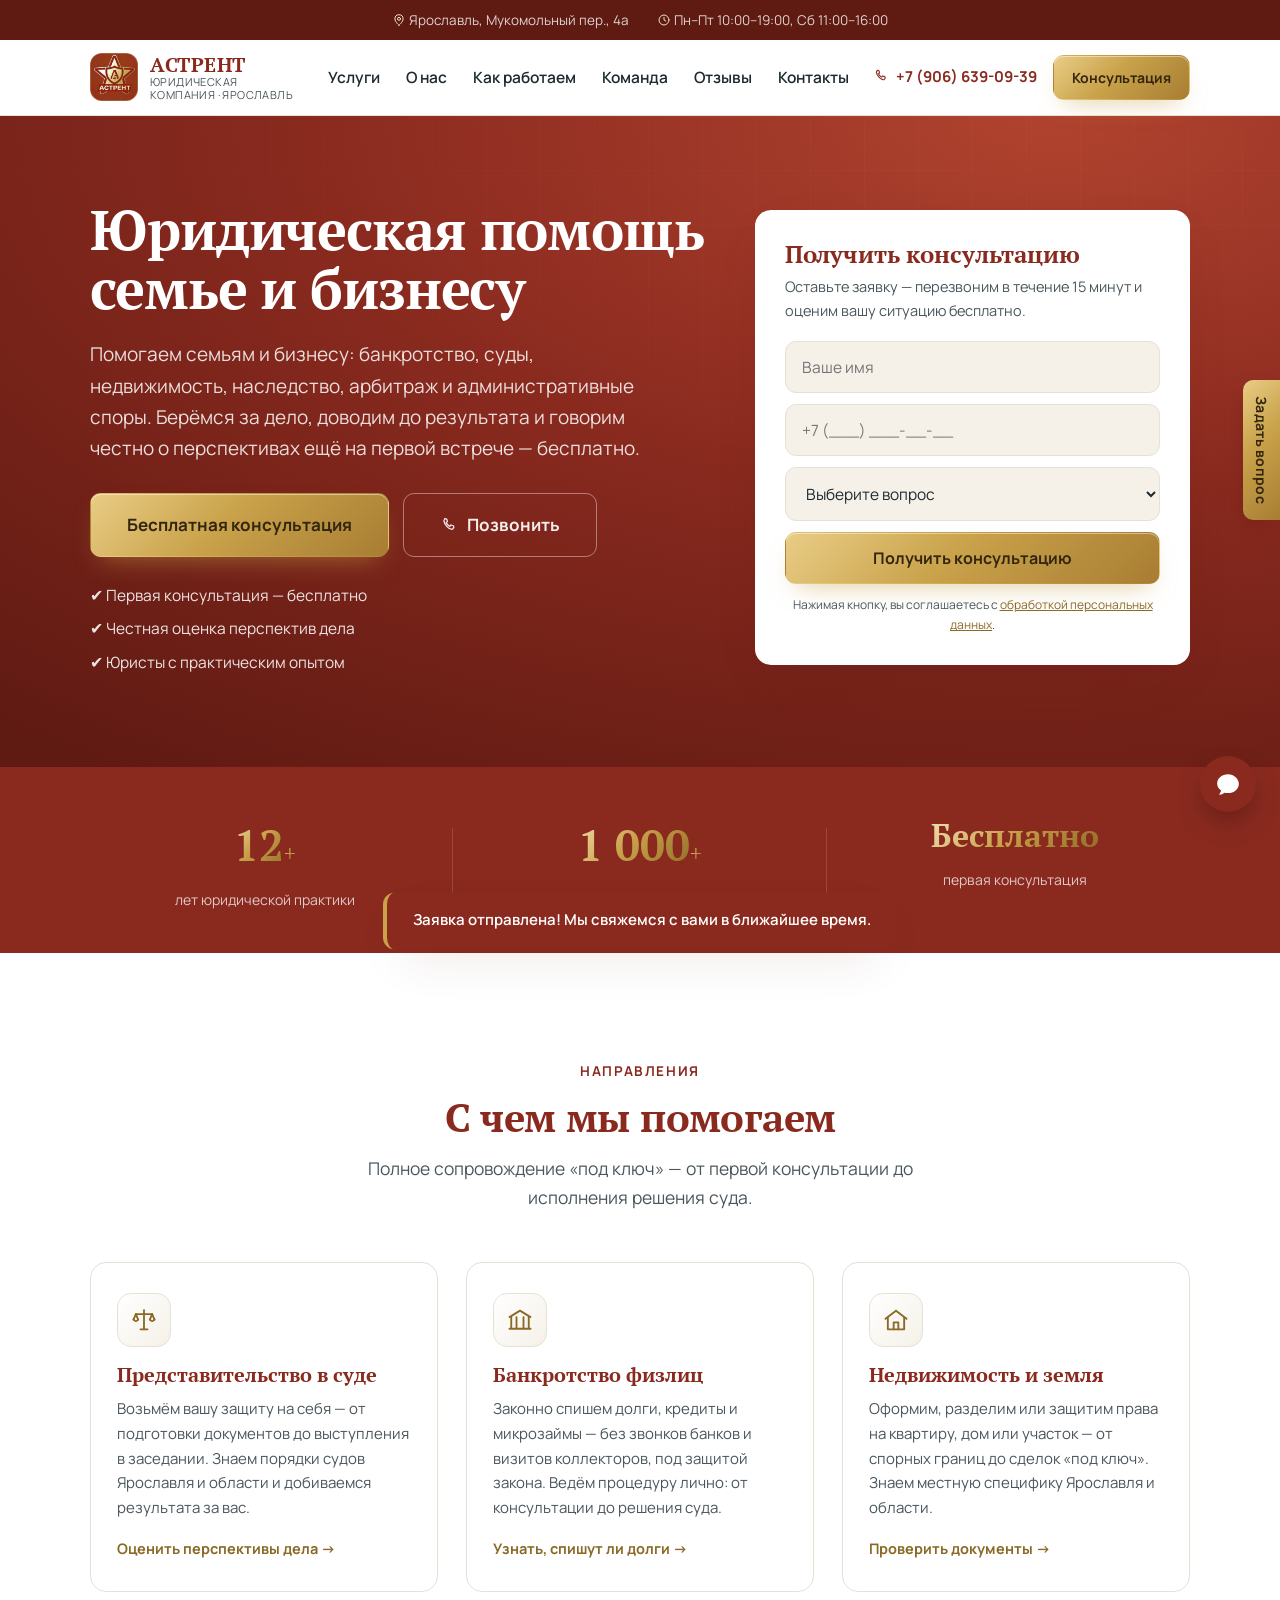
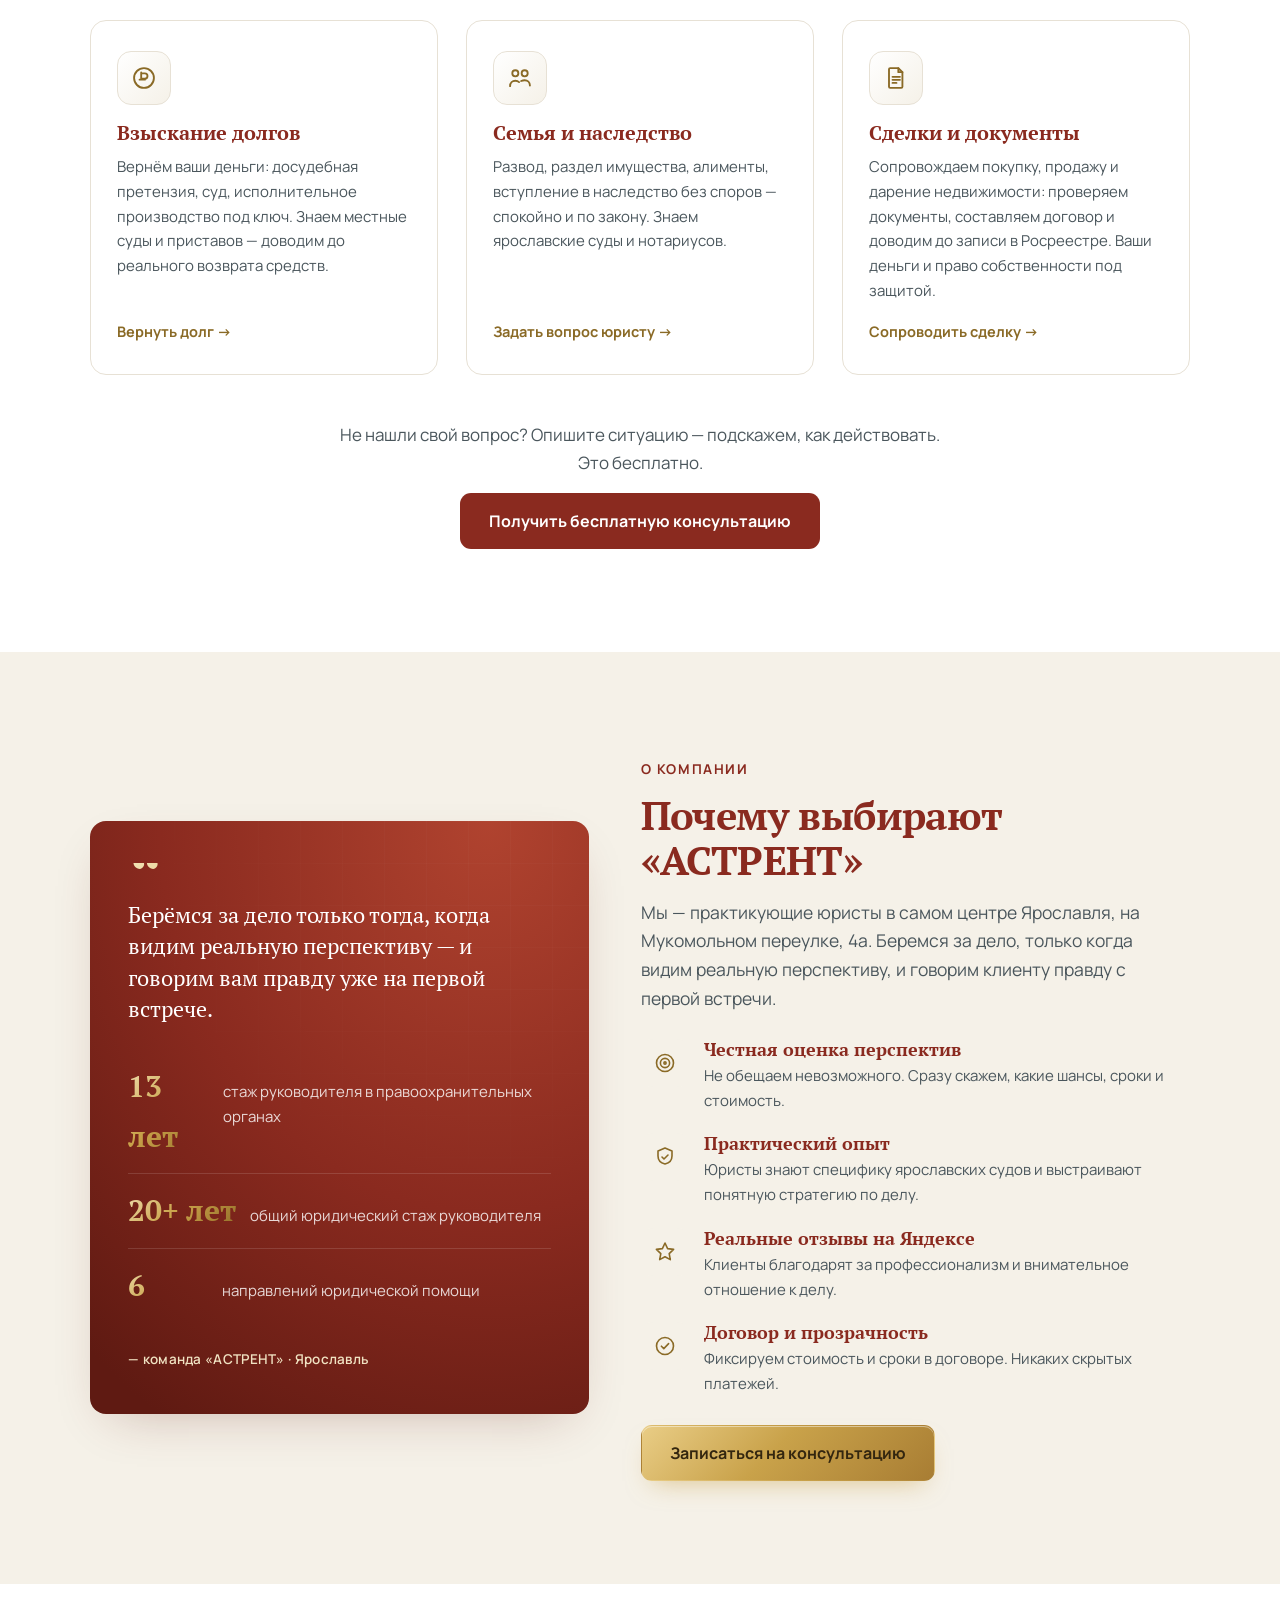
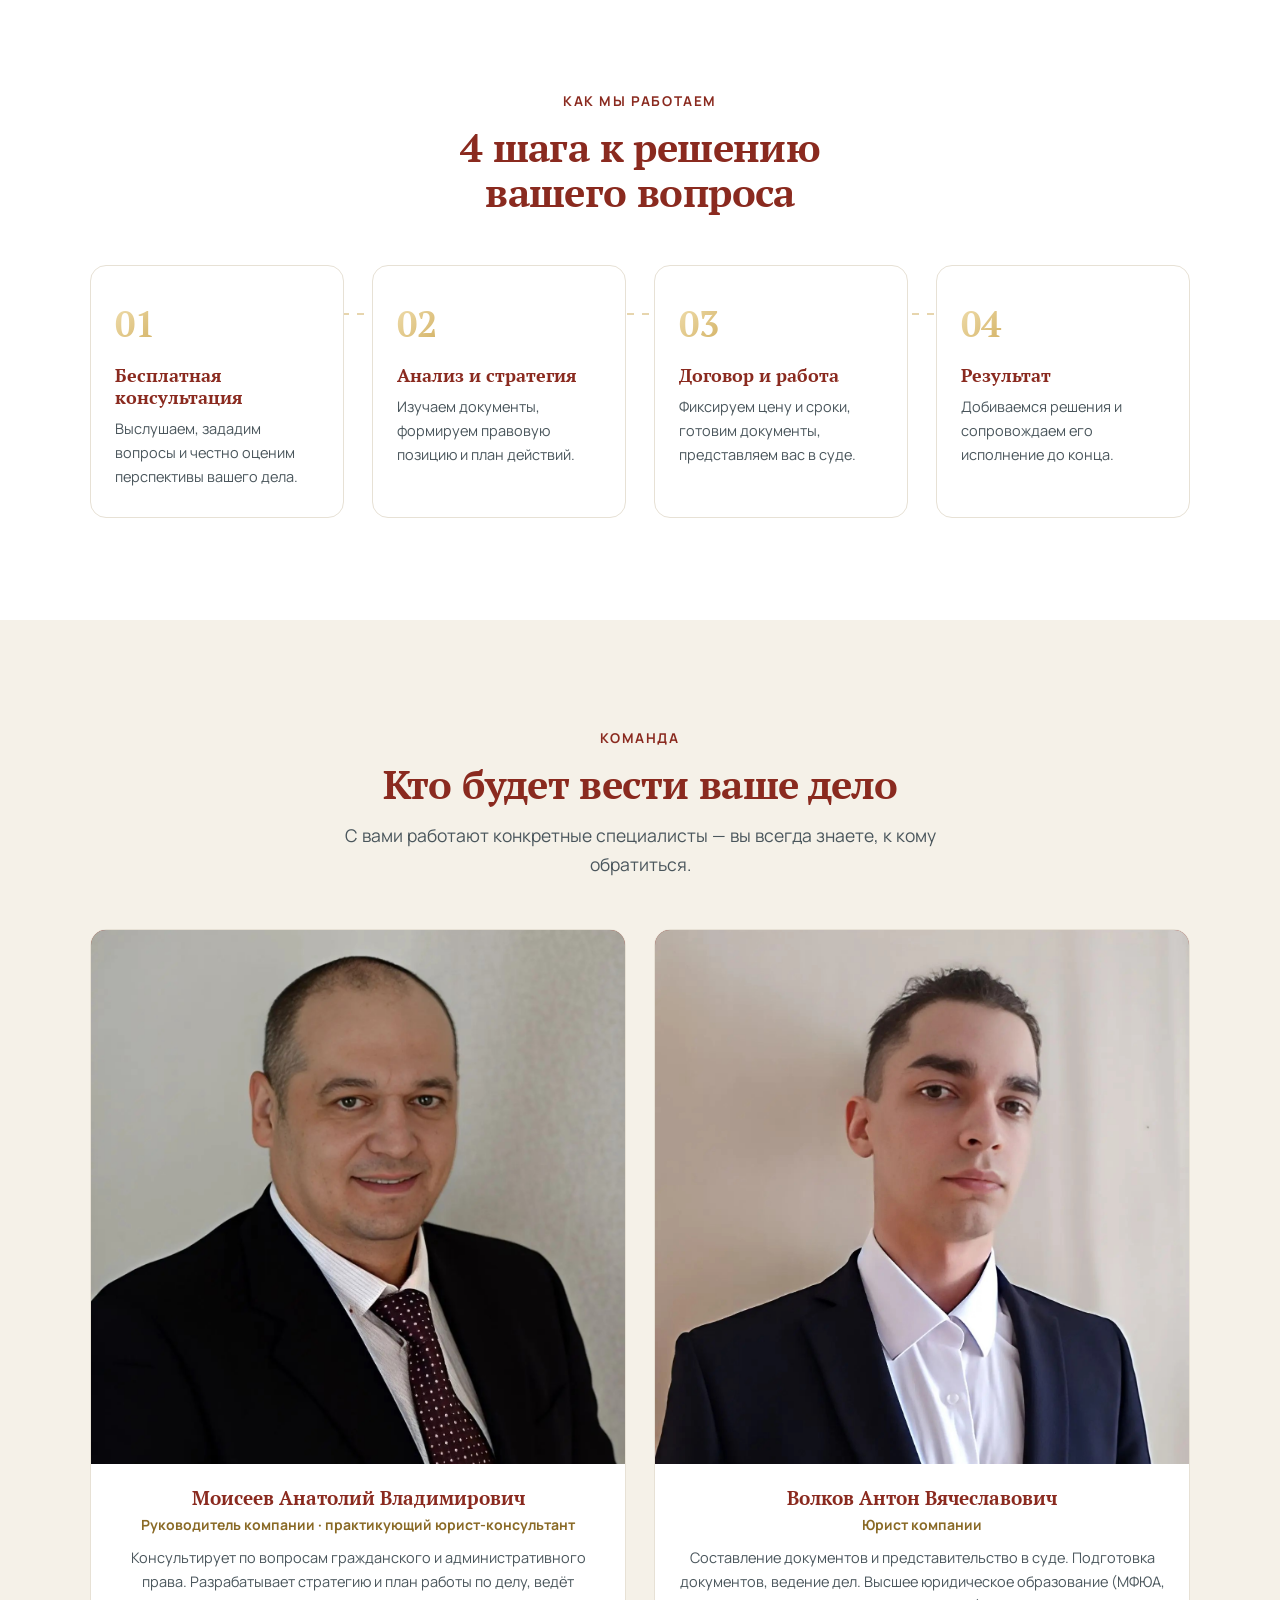
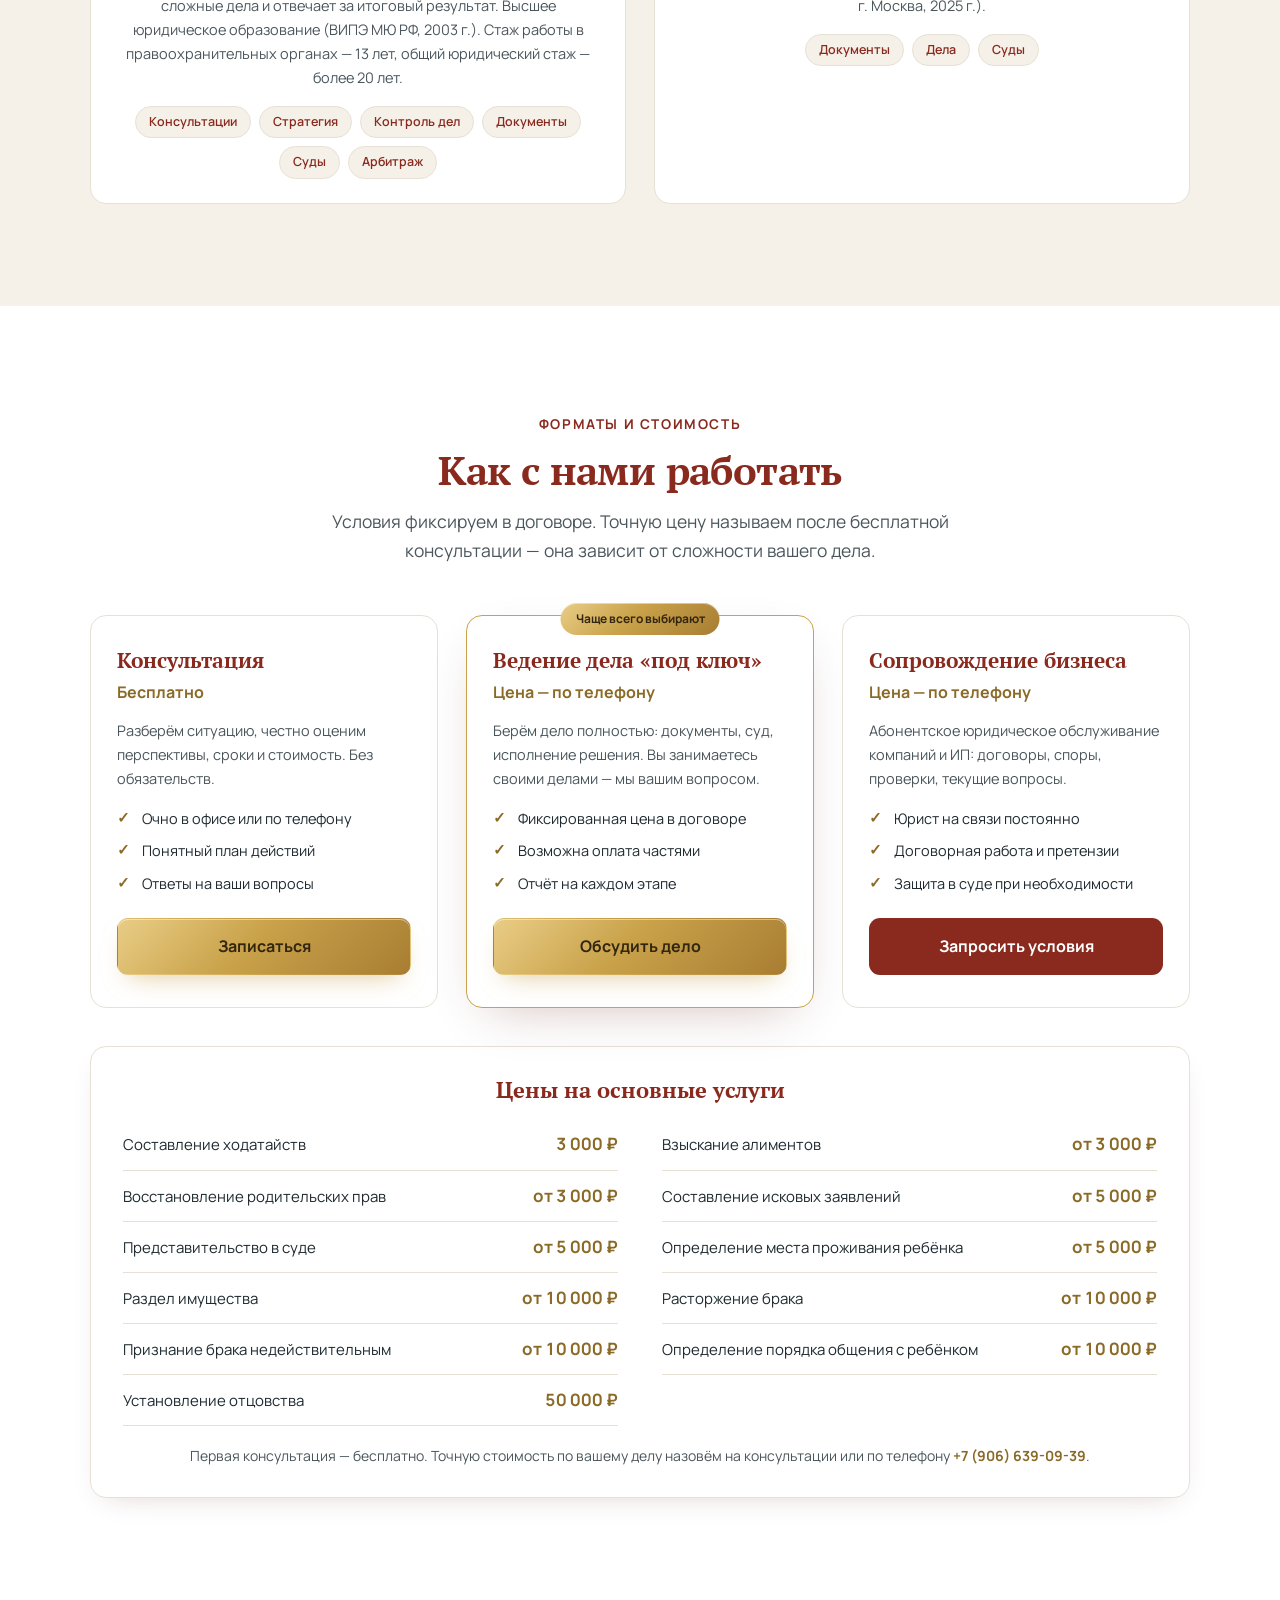
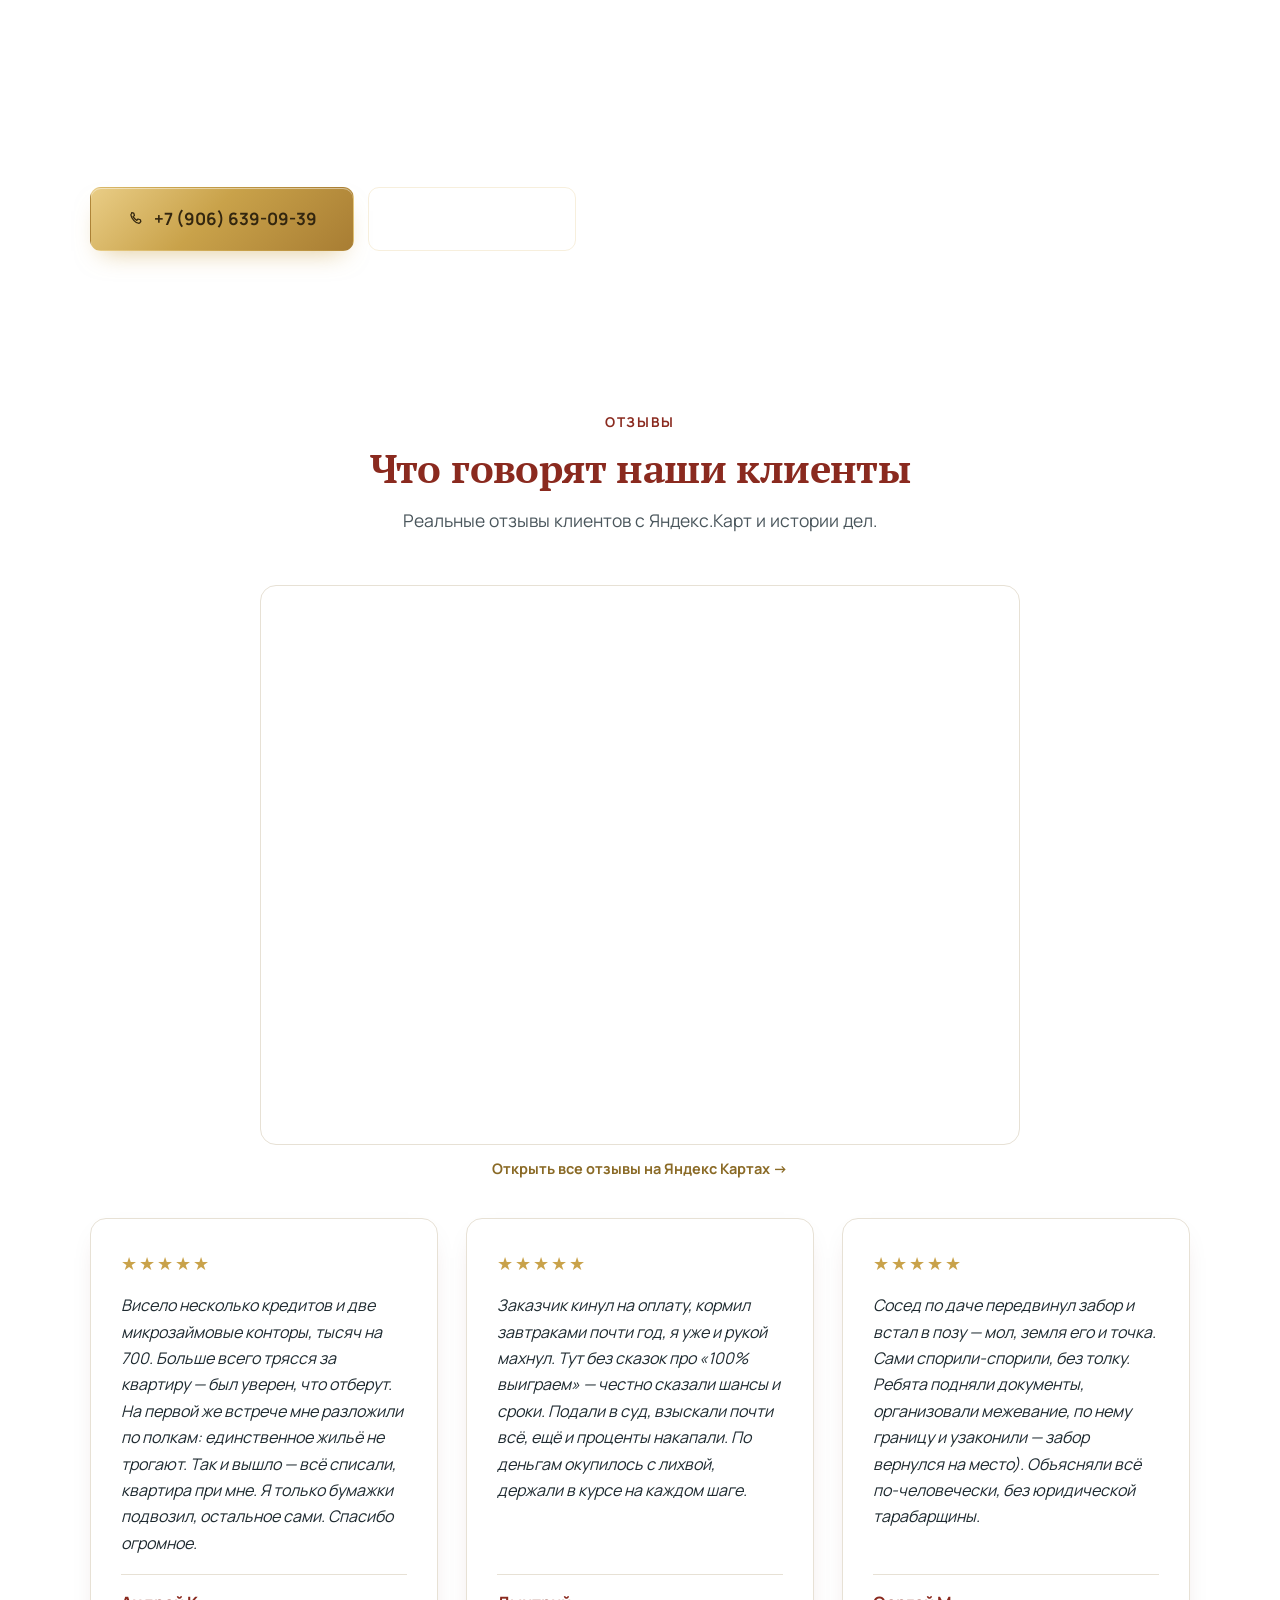
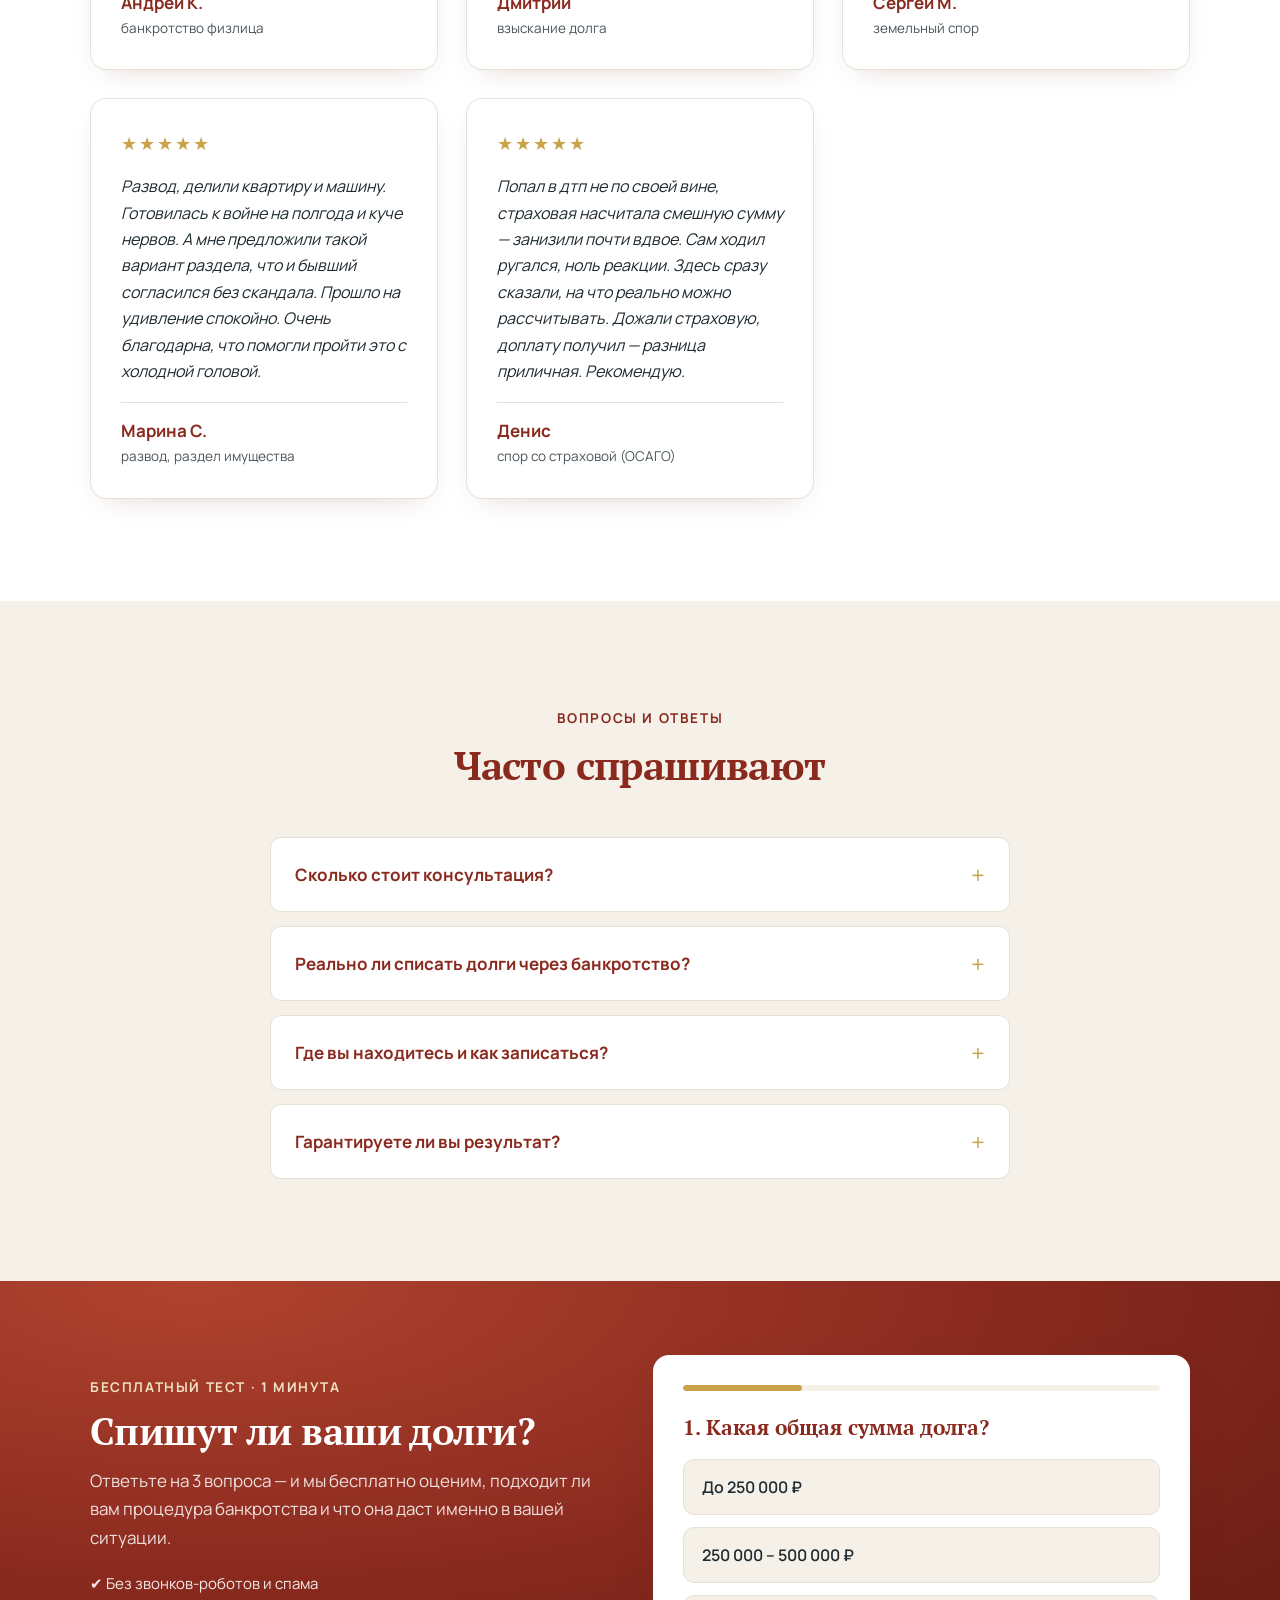
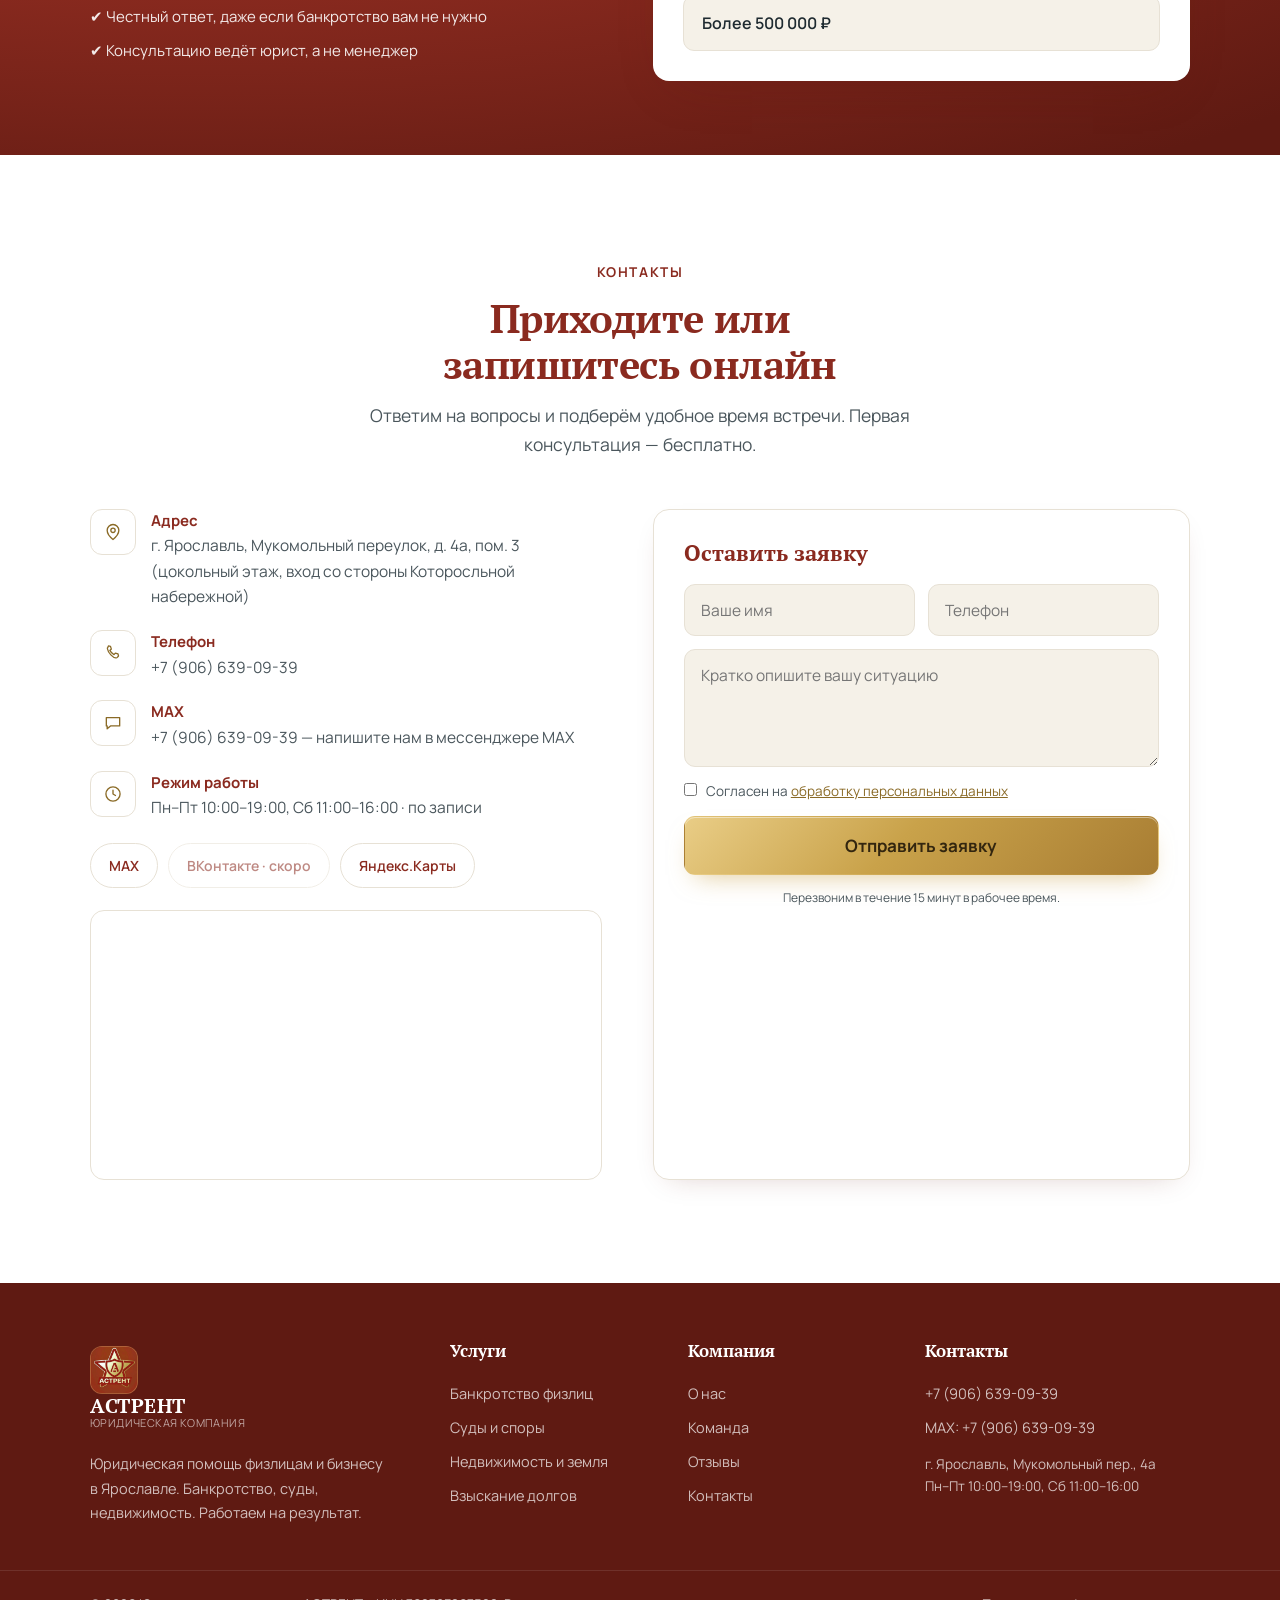
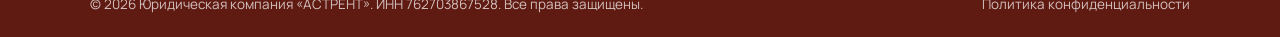
<file: astrent.html>
<!DOCTYPE html>
<html lang="ru">
<head>
  <meta charset="UTF-8" />
  <meta name="viewport" content="width=device-width, initial-scale=1.0" />
  <title>АСТРЕНТ — Юридическая компания в Ярославле | Банкротство, суды, недвижимость</title>
  <meta name="description" content="Юридическая компания «АСТРЕНТ», Ярославль, Мукомольный пер., 4а. Банкротство физлиц, суды, недвижимость и земля. Бесплатная консультация — звоните +7 (906) 639-09-39." />
  <meta name="keywords" content="юрист Ярославль, банкротство физических лиц Ярославль, юридическая компания АСТРЕНТ, Мукомольный переулок 4а, Которосльная набережная, юрист по недвижимости, земельные споры" />

  <meta property="og:title" content="АСТРЕНТ — Юридическая компания в Ярославле" />
  <meta property="og:description" content="Банкротство, суды, недвижимость. Бесплатная консультация: +7 (906) 639-09-39." />
  <meta property="og:type" content="website" />
  <meta property="og:locale" content="ru_RU" />
  <meta property="og:site_name" content="АСТРЕНТ" />
  <meta name="theme-color" content="#8a2a1f" />
  <meta property="og:image" content="https://assurent.ru/images/logo.png" />
  <meta property="og:url" content="https://assurent.ru/" />
  <link rel="canonical" href="https://assurent.ru/" />

  <link rel="icon" href="favicon.ico" sizes="any" />
  <link rel="icon" type="image/png" href="favicon-32.png" sizes="32x32" />
  <link rel="apple-touch-icon" href="apple-touch-icon.png" />

  <link rel="preconnect" href="https://fonts.googleapis.com" />
  <link rel="preconnect" href="https://fonts.gstatic.com" crossorigin />
  <link href="https://fonts.googleapis.com/css2?family=PT+Serif:wght@400;700&family=Manrope:wght@400;500;600;700;800&display=swap" rel="stylesheet" />

  <style>
/* ============================================================
   АСТРЕНТ — юридическая компания, Ярославль
   Палитра: фирменный бордово-кирпичный + золото + тёплый айвори.
   Глубокий тон бренда (логотип-звезда), премиальный, не «кричащий».
   ============================================================ */

:root{
  --navy:#8a2a1f;        /* фирменный бордово-кирпичный (АСТРЕНТ) */
  --navy-2:#a5392a;      /* светлее, для градиентов */
  --navy-deep:#5f1a12;   /* самый тёмный */
  --gold:#c9a24a;        /* приглушённая латунь (акцент) */
  --gold-2:#8a6a26;      /* латунь темнее, hover */
  --gold-soft:#f0e2c2;   /* светлая латунь для текста на тёмном */
  --ink:#1e2a30;         /* тёплый тёмно-графитовый текст */
  --muted:#5d6b72;       /* приглушённый текст */
  --line:#e7e1d5;        /* тёплые разделители */
  --bg:#ffffff;
  --bg-alt:#f5f1e8;      /* тёплый айвори — мягкий для глаз */
  --max:#8a2a1f;         /* мессенджер MAX (МАХ) */
  --max-2:#5f1a12;
  --vk:#8a2a1f;          /* ВКонтакте */
  --radius:16px;
  --radius-sm:11px;
  --shadow:0 18px 50px -22px rgba(18,58,75,.30);
  --shadow-sm:0 10px 28px -16px rgba(18,58,75,.28);
  --container:1180px;
  --ease:cubic-bezier(.22,.61,.36,1);
}

*,*::before,*::after{box-sizing:border-box;margin:0;padding:0;}
html{scroll-behavior:smooth;scroll-padding-top:96px;overflow-x:hidden;}
body{
  font-family:'Manrope',-apple-system,BlinkMacSystemFont,'Segoe UI',Roboto,sans-serif;
  color:var(--ink);background:var(--bg);line-height:1.65;font-size:17px;
  -webkit-font-smoothing:antialiased;overflow-x:hidden;
}
img{max-width:100%;display:block;}
a{color:inherit;text-decoration:none;}
ul{list-style:none;}
.container{width:100%;max-width:var(--container);margin:0 auto;padding:0 24px;}
h1,h2,h3,h4{font-family:'PT Serif',Georgia,serif;line-height:1.22;color:var(--navy);font-weight:700;}
.accent{color:var(--gold);}

/* ============ Кнопки ============ */
.btn{
  display:inline-flex;align-items:center;justify-content:center;gap:9px;
  font-family:'Manrope',sans-serif;font-weight:700;font-size:16px;
  padding:14px 28px;border-radius:var(--radius-sm);border:1.5px solid transparent;
  cursor:pointer;transition:.25s var(--ease);white-space:nowrap;text-align:center;
}
.btn--gold{background:var(--gold);color:#33260f;box-shadow:0 12px 26px -12px rgba(194,149,79,.75);}
.btn--gold:hover{background:var(--gold-2);transform:translateY(-2px);}
.btn--navy{background:var(--navy);color:#fff;}
.btn--navy:hover{background:var(--navy-deep);transform:translateY(-2px);}
.btn--ghost{background:transparent;color:#fff;border-color:rgba(255,255,255,.5);}
.btn--ghost:hover{background:rgba(255,255,255,.12);border-color:#fff;}
.btn--max{background:var(--max);color:#fff;}
.btn--max:hover{background:var(--max-2);transform:translateY(-2px);}
.btn--vk{background:#0077ff;color:#fff;}
.btn--vk:hover{background:#0061d1;transform:translateY(-2px);}
.btn--sm{padding:10px 18px;font-size:14px;}
.btn--lg{padding:17px 36px;font-size:17px;}
.btn--block{width:100%;}

/* ============ Топ-полоса ============ */
.topbar{background:var(--navy-deep);color:rgba(255,255,255,.8);font-size:13.5px;}
.topbar__inner{display:flex;justify-content:center;gap:28px;padding:9px 24px;flex-wrap:wrap;}

/* ============ Шапка ============ */
.header{position:sticky;top:0;z-index:100;background:rgba(255,255,255,.93);backdrop-filter:saturate(180%) blur(12px);border-bottom:1px solid var(--line);transition:.3s;}
.header.scrolled{box-shadow:0 6px 24px -16px rgba(18,58,75,.5);}
.header__inner{display:flex;align-items:center;justify-content:space-between;gap:24px;padding:13px 24px;}

.logo{display:flex;align-items:center;gap:12px;}
.logo__mark{
  display:grid;place-items:center;width:48px;height:48px;border-radius:12px;
  background:linear-gradient(135deg,var(--navy),var(--navy-2));
  color:var(--gold);font-family:'PT Serif',serif;font-weight:700;font-size:24px;
  border:1px solid rgba(194,149,79,.45);flex-shrink:0;
}
.logo__text{display:flex;flex-direction:column;line-height:1.15;}
.logo__text strong{font-family:'PT Serif',serif;font-size:20px;color:var(--navy);}
.logo__pro{color:var(--gold);letter-spacing:.5px;}
.logo__text small{font-size:11px;color:var(--muted);letter-spacing:.4px;text-transform:uppercase;}
.logo--light .logo__text strong{color:#fff;}
.logo--light .logo__text small{color:rgba(255,255,255,.6);}

.nav{display:flex;gap:26px;}
.nav__link{font-size:15.5px;font-weight:600;color:var(--ink);position:relative;padding:6px 0;transition:.2s;}
.nav__link::after{content:"";position:absolute;left:0;bottom:0;width:0;height:2px;background:var(--gold);transition:.25s var(--ease);}
.nav__link:hover{color:var(--navy);}
.nav__link:hover::after{width:100%;}

.header__actions{display:flex;align-items:center;gap:16px;}
.header__phone{display:flex;align-items:center;gap:7px;font-weight:700;font-size:15px;color:var(--navy);white-space:nowrap;}
.header__phone:hover{color:var(--gold-2);}

.burger{display:none;flex-direction:column;justify-content:center;gap:5px;width:42px;height:42px;background:var(--bg-alt);border:1px solid var(--line);border-radius:10px;cursor:pointer;}
.burger span{display:block;width:20px;height:2px;background:var(--navy);margin:0 auto;transition:.25s;}
.burger.active span:nth-child(1){transform:translateY(7px) rotate(45deg);}
.burger.active span:nth-child(2){opacity:0;}
.burger.active span:nth-child(3){transform:translateY(-7px) rotate(-45deg);}

/* ============ Hero ============ */
.hero{position:relative;color:#fff;overflow:hidden;
  background:radial-gradient(125% 125% at 82% 0%, #b0432f 0%, var(--navy) 46%, var(--navy-deep) 100%);
}
.hero__overlay{position:absolute;inset:0;opacity:.45;
  background-image:
    linear-gradient(rgba(255,255,255,.05) 1px,transparent 1px),
    linear-gradient(90deg,rgba(255,255,255,.05) 1px,transparent 1px);
  background-size:54px 54px;mask-image:radial-gradient(120% 100% at 72% 0%,#000,transparent 75%);
}
.hero__inner{position:relative;display:grid;grid-template-columns:1.2fr .85fr;gap:56px;align-items:center;padding:84px 24px 92px;}
.hero__badge{display:inline-block;background:rgba(194,149,79,.18);border:1px solid rgba(194,149,79,.45);color:var(--gold-soft);padding:7px 16px;border-radius:30px;font-size:14px;font-weight:600;margin-bottom:22px;}
.hero__title{font-size:clamp(34px,5vw,56px);color:#fff;margin-bottom:20px;}
.hero__lead{font-size:19px;color:rgba(255,255,255,.85);max-width:560px;margin-bottom:28px;}
.hero__cta{display:flex;gap:14px;flex-wrap:wrap;margin-bottom:26px;}
.hero__points{display:flex;flex-direction:column;gap:8px;color:rgba(255,255,255,.88);font-size:15.5px;}

.hero__card{background:#fff;color:var(--ink);border-radius:var(--radius);padding:30px;box-shadow:var(--shadow);scroll-margin-top:110px;}
.hero__card-title{font-size:24px;margin-bottom:6px;}
.hero__card-sub{color:var(--muted);font-size:14.5px;margin-bottom:18px;}

/* ============ Формы ============ */
.form{display:flex;flex-direction:column;gap:13px;}
.form--compact{gap:11px;}
.form__row{display:grid;grid-template-columns:1fr 1fr;gap:13px;}
.form__input{
  width:100%;font-family:inherit;font-size:15.5px;color:var(--ink);
  padding:14px 16px;border:1.5px solid var(--line);border-radius:var(--radius-sm);
  background:var(--bg-alt);transition:.2s;
}
.form__input:focus{outline:none;border-color:var(--gold);background:#fff;box-shadow:0 0 0 4px rgba(194,149,79,.16);}
.form__textarea{resize:vertical;min-height:110px;}
.form__note{font-size:12px;color:var(--muted);text-align:center;}
.form__check{display:flex;align-items:flex-start;gap:9px;font-size:13.5px;color:var(--muted);cursor:pointer;}
.form__check input{margin-top:3px;accent-color:var(--gold);}

/* ============ Статистика ============ */
.stats{background:var(--navy);}
.stats__grid{display:grid;grid-template-columns:repeat(3,1fr);gap:24px;padding:42px 24px;}
.stat{text-align:center;color:#fff;position:relative;}
.stat:not(:last-child)::after{content:"";position:absolute;right:-12px;top:18%;height:64%;width:1px;background:rgba(255,255,255,.14);}
.stat__num{font-family:'PT Serif',serif;font-size:clamp(32px,4vw,44px);font-weight:700;color:var(--gold);}
.stat__plus{font-family:'PT Serif',serif;font-size:22px;color:var(--gold);}
.stat__label{display:block;margin-top:6px;font-size:14px;color:rgba(255,255,255,.74);}

/* ============ Секции ============ */
.section{padding:84px 0;}
.section--alt{background:var(--bg-alt);}
.section__head{text-align:center;max-width:680px;margin:0 auto 50px;}
.section__kicker{display:inline-block;color:var(--navy);font-weight:700;font-size:13.5px;letter-spacing:1.6px;text-transform:uppercase;margin-bottom:12px;}
.section__title{font-size:clamp(28px,4vw,40px);margin-bottom:15px;}
.section__sub{color:var(--muted);font-size:17.5px;}

/* ============ Карточки услуг ============ */
.cards{display:grid;grid-template-columns:repeat(3,1fr);gap:22px;}
.card{
  background:#fff;border:1px solid var(--line);border-radius:var(--radius);
  padding:30px 26px;transition:.3s var(--ease);position:relative;overflow:hidden;
  display:flex;flex-direction:column;
}
.card::before{content:"";position:absolute;left:0;top:0;height:3px;width:0;background:var(--gold);transition:.3s var(--ease);}
.card:hover{transform:translateY(-6px);box-shadow:var(--shadow);border-color:transparent;}
.card:hover::before{width:100%;}
.card__icon{font-size:34px;margin-bottom:14px;}
.card__title{font-size:20px;margin-bottom:10px;}
.card__text{color:var(--muted);font-size:15px;margin-bottom:16px;flex:1;}
.card__link{font-weight:700;font-size:14.5px;color:var(--gold-2);transition:.2s;}
.card__link:hover{color:var(--navy);}

.section__cta{text-align:center;margin-top:46px;display:flex;flex-direction:column;align-items:center;gap:16px;}
.section__cta p{color:var(--muted);font-size:17px;max-width:600px;}

/* ============ О компании ============ */
.about{display:grid;grid-template-columns:1fr 1.1fr;gap:54px;align-items:center;}
.about__panel{
  position:relative;border-radius:var(--radius);overflow:hidden;color:#fff;
  background:radial-gradient(120% 120% at 80% 0%,#b0432f 0%,var(--navy) 55%,var(--navy-deep) 100%);
  box-shadow:var(--shadow);padding:42px 38px;
}
.about__panel::before{content:"";position:absolute;inset:0;opacity:.5;
  background-image:linear-gradient(rgba(255,255,255,.05) 1px,transparent 1px),linear-gradient(90deg,rgba(255,255,255,.05) 1px,transparent 1px);
  background-size:42px 42px;mask-image:radial-gradient(120% 100% at 80% 0%,#000,transparent 72%);}
.about__quote{position:relative;display:block;font-family:'PT Serif',serif;font-size:74px;line-height:.55;height:36px;color:var(--gold);}
.about__promise{position:relative;font-family:'PT Serif',serif;font-size:22px;line-height:1.42;color:#fff;margin-bottom:26px;}
.about__facts{position:relative;display:flex;flex-direction:column;gap:0;margin-bottom:22px;}
.about__facts li{display:flex;align-items:baseline;gap:14px;border-bottom:1px solid rgba(255,255,255,.13);padding:12px 0;}
.about__facts li:last-child{border-bottom:none;}
.about__facts b{font-family:'PT Serif',serif;font-size:30px;color:var(--gold);min-width:80px;}
.about__facts span{color:rgba(255,255,255,.82);font-size:15px;}
.about__sign{position:relative;color:var(--gold-soft);font-size:13.5px;font-weight:600;letter-spacing:.3px;}
.features{display:flex;flex-direction:column;gap:20px;margin:26px 0 28px;}
.feature{display:flex;gap:15px;}
.feature__icon{font-size:24px;flex-shrink:0;width:48px;height:48px;display:grid;place-items:center;background:var(--bg-alt);border-radius:12px;}
.feature h4{font-size:18px;margin-bottom:3px;color:var(--navy);}
.feature p{color:var(--muted);font-size:15px;}

/* ============ Этапы ============ */
.steps{display:grid;grid-template-columns:repeat(4,1fr);gap:20px;}
.step{background:#fff;border:1px solid var(--line);border-radius:var(--radius);padding:28px 24px;position:relative;transition:.3s var(--ease);}
.step:hover{border-color:var(--gold);transform:translateY(-4px);box-shadow:var(--shadow-sm);}
.step__num{font-family:'PT Serif',serif;font-size:36px;color:var(--gold);font-weight:700;display:block;margin-bottom:12px;}
.step__title{font-size:18px;margin-bottom:8px;}
.step__text{color:var(--muted);font-size:14.5px;}

/* ============ Команда ============ */
.team{display:grid;grid-template-columns:repeat(2,1fr);gap:26px;}
.member{background:#fff;border:1px solid var(--line);border-radius:var(--radius);padding:34px 26px 28px;text-align:center;transition:.3s var(--ease);}
.member:hover{transform:translateY(-5px);box-shadow:var(--shadow);border-color:transparent;}
.member__ava{
  width:88px;height:88px;margin:0 auto 18px;border-radius:50%;
  background:linear-gradient(135deg,var(--navy),var(--navy-2));
  display:grid;place-items:center;border:2px solid rgba(194,149,79,.5);
  box-shadow:inset 0 0 0 1px rgba(233,217,187,.25),inset 0 0 0 5px rgba(194,149,79,.12),0 12px 26px -14px rgba(18,58,75,.6);
}
.member:hover .member__ava{box-shadow:inset 0 0 0 1px rgba(233,217,187,.32),inset 0 0 0 5px rgba(194,149,79,.16),0 16px 32px -12px rgba(13,42,55,.7);}
.member__ava span{font-size:32px;line-height:1;}
.member__ava--mono span{font-family:'PT Serif',serif;font-weight:700;font-size:30px;color:var(--gold);letter-spacing:1.5px;}
.member__ava--icon svg{width:42px;height:42px;fill:none;stroke:var(--gold-soft);stroke-width:1.6;stroke-linecap:round;stroke-linejoin:round;}
.member__name{font-size:19px;margin-bottom:4px;}
.member__role{color:var(--gold-2);font-weight:700;font-size:14px;margin-bottom:10px;}
.member__desc{color:var(--muted);font-size:14.5px;margin-bottom:16px;}
.member__tags{display:flex;flex-wrap:wrap;gap:8px;justify-content:center;}
.member__tags li{background:var(--bg-alt);border:1px solid var(--line);border-radius:20px;padding:5px 13px;font-size:12.5px;font-weight:600;color:var(--navy);}

/* ============ CTA баннер ============ */
.cta-banner{background:linear-gradient(120% 120% at 80% 0%,#b0432f,var(--navy-deep));color:#fff;}
.cta-banner__inner{display:flex;align-items:center;justify-content:space-between;gap:30px;padding:54px 24px;flex-wrap:wrap;}
.cta-banner__title{color:#fff;font-size:clamp(24px,3vw,34px);margin-bottom:8px;}
.cta-banner__sub{color:rgba(255,255,255,.82);font-size:17px;max-width:520px;}
.cta-banner__actions{display:flex;gap:14px;flex-wrap:wrap;}

/* ============ Отзывы ============ */
.reviews{display:grid;grid-template-columns:repeat(3,1fr);gap:24px;align-items:stretch;}
.review{background:#fff;border:1px solid var(--line);border-radius:var(--radius);padding:30px;box-shadow:var(--shadow-sm);display:flex;flex-direction:column;}
.review__stars{color:var(--gold);font-size:18px;letter-spacing:2px;margin-bottom:14px;}
.review blockquote{font-size:16px;color:var(--ink);font-style:italic;margin-bottom:18px;flex:1;}
.review figcaption{display:flex;flex-direction:column;border-top:1px solid var(--line);padding-top:14px;}
.review figcaption strong{color:var(--navy);}
.review figcaption span{font-size:13.5px;color:var(--muted);}
.review--cta{background:var(--navy);color:#fff;justify-content:center;align-items:center;text-align:center;gap:6px;}
.review--cta .review__big{font-family:'PT Serif',serif;font-size:64px;font-weight:700;color:var(--gold);line-height:1;}
.review--cta .review__big span{font-size:30px;}
.review--cta p{color:rgba(255,255,255,.8);font-size:15px;margin-bottom:8px;}

/* ============ FAQ ============ */
.faq{max-width:820px;}
.accordion{display:flex;flex-direction:column;gap:14px;}
.acc{background:#fff;border:1px solid var(--line);border-radius:var(--radius-sm);overflow:hidden;}
.acc__head{
  width:100%;display:flex;justify-content:space-between;align-items:center;gap:16px;
  background:none;border:none;cursor:pointer;text-align:left;
  font-family:'Manrope',sans-serif;font-weight:700;font-size:17px;color:var(--navy);
  padding:20px 24px;transition:.2s;
}
.acc__head:hover{color:var(--gold-2);}
.acc__icon{font-size:24px;color:var(--gold);flex-shrink:0;transition:.25s;font-weight:400;}
.acc.open .acc__icon{transform:rotate(45deg);}
.acc__body{max-height:0;overflow:hidden;transition:max-height .3s var(--ease);}
.acc__body p{padding:0 24px 22px;color:var(--muted);font-size:15.5px;}

/* ============ Контакты ============ */
.contacts{display:grid;grid-template-columns:1fr 1.05fr;gap:40px;}
.contacts__list{display:flex;flex-direction:column;gap:20px;margin-bottom:22px;}
.contacts__list li{display:flex;gap:15px;}
.contacts__ic{font-size:21px;width:46px;height:46px;display:grid;place-items:center;background:#fff;border:1px solid var(--line);border-radius:12px;flex-shrink:0;}
.contacts__list strong{color:var(--navy);display:block;font-size:15px;}
.contacts__list p{color:var(--muted);font-size:15.5px;}
.contacts__list a:hover{color:var(--gold-2);}
.contacts__socials{display:flex;gap:10px;flex-wrap:wrap;margin-bottom:22px;}
.soc{padding:10px 18px;background:#fff;border:1px solid var(--line);border-radius:30px;font-weight:600;font-size:14px;color:var(--navy);transition:.2s;}
.soc:hover{transform:translateY(-2px);box-shadow:var(--shadow-sm);}
.soc--stub{opacity:.55;cursor:not-allowed;}
.soc--stub:hover{transform:none;box-shadow:none;background:#fff;color:var(--navy);border-color:var(--line);}
.soc--max:hover{background:var(--max);color:#fff;border-color:var(--max);}
.soc--vk:hover{background:var(--vk);color:#fff;border-color:var(--vk);}
.soc--2gis:hover{background:#00b956;color:#fff;border-color:#00b956;}
.contacts__map{border-radius:14px;overflow:hidden;border:1px solid var(--line);}
.contacts__form{background:#fff;border:1px solid var(--line);border-radius:var(--radius);padding:30px;box-shadow:var(--shadow-sm);}
.contacts__form-title{font-size:22px;margin-bottom:18px;}

/* ============ Подвал ============ */
.footer{background:var(--navy-deep);color:rgba(255,255,255,.72);padding-top:58px;}
.footer__inner{display:grid;grid-template-columns:1.6fr 1fr 1fr 1.3fr;gap:34px;padding-bottom:44px;}
.footer__about{margin-top:18px;font-size:14.5px;line-height:1.7;max-width:300px;}
.footer__title{color:#fff;font-size:17px;margin-bottom:16px;}
.footer__col a{display:block;color:rgba(255,255,255,.72);font-size:14.5px;padding:5px 0;transition:.2s;}
.footer__col a:hover{color:var(--gold);}
.footer__small{font-size:13.5px;margin-top:8px;}
.footer__bottom{border-top:1px solid rgba(255,255,255,.1);}
.footer__bottom-inner{display:flex;justify-content:space-between;gap:16px;padding:22px 24px;font-size:13.5px;flex-wrap:wrap;}
.footer__bottom a:hover{color:var(--gold);}

/* ============ Плавающие кнопки ============ */
.fab{position:fixed;right:24px;bottom:88px;width:56px;height:56px;border-radius:50%;display:grid;place-items:center;color:#fff;z-index:95;box-shadow:0 12px 30px -8px rgba(0,0,0,.4);transition:.25s var(--ease);}
.fab--max{background:var(--max);animation:pulse 2.4s infinite;}
.fab--max:hover{transform:scale(1.08);background:var(--max-2);}
@keyframes pulse{0%{box-shadow:0 0 0 0 rgba(201,162,74,.5);}70%{box-shadow:0 0 0 16px rgba(201,162,74,0);}100%{box-shadow:0 0 0 0 rgba(201,162,74,0);}}

.to-top{position:fixed;right:24px;bottom:24px;width:50px;height:50px;border-radius:50%;background:var(--navy);color:var(--gold);border:1px solid rgba(194,149,79,.4);font-size:20px;cursor:pointer;opacity:0;visibility:hidden;transform:translateY(12px);transition:.3s var(--ease);z-index:90;box-shadow:var(--shadow-sm);}
.to-top.show{opacity:1;visibility:visible;transform:translateY(0);}
.to-top:hover{background:var(--gold);color:var(--navy);}

/* ============ Мобильная панель ============ */
.mobilebar{display:none;position:fixed;left:0;right:0;bottom:0;z-index:96;gap:1px;background:var(--line);box-shadow:0 -8px 24px -12px rgba(0,0,0,.3);}
.mobilebar__btn{flex:1;text-align:center;padding:15px 10px;background:#fff;color:var(--navy);font-weight:700;font-size:15px;}
.mobilebar__btn--accent{background:var(--gold);color:#33260f;}

/* ============ Тост ============ */
.toast{position:fixed;left:50%;bottom:30px;transform:translate(-50%,140%);background:var(--navy);color:#fff;padding:16px 26px;border-radius:12px;font-weight:600;font-size:15px;box-shadow:var(--shadow);z-index:200;transition:.4s var(--ease);border-left:4px solid var(--gold);max-width:90vw;text-align:center;}
.toast.show{transform:translate(-50%,0);}

/* ============ Анимация появления ============ */
.reveal{opacity:0;transform:translateY(26px);transition:.7s var(--ease);}
.reveal.in{opacity:1;transform:none;}
@media (prefers-reduced-motion:reduce){
  html{scroll-behavior:auto;}
  *,*::before,*::after{animation-duration:.01ms!important;animation-iteration-count:1!important;transition-duration:.01ms!important;}
  .reveal{opacity:1;transform:none;transition:none;}
  .fab--max{animation:none;}
}

/* ============ Адаптив ============ */
@media (max-width:1024px){
  .hero__inner{grid-template-columns:1fr;gap:38px;}
  .hero__card{max-width:460px;}
  .cards{grid-template-columns:repeat(2,1fr);}
  .steps{grid-template-columns:repeat(2,1fr);}
  .team{grid-template-columns:repeat(2,1fr);gap:18px;}
  .about{grid-template-columns:1fr;}
  .footer__inner{grid-template-columns:1fr 1fr;}
}
@media (max-width:860px){
  .nav{position:fixed;inset:0 0 0 auto;width:min(80vw,320px);flex-direction:column;background:#fff;padding:90px 30px 30px;gap:8px;transform:translateX(100%);transition:.3s var(--ease);box-shadow:var(--shadow);z-index:99;}
  .nav.open{transform:none;}
  .nav__link{font-size:18px;padding:12px 0;border-bottom:1px solid var(--line);}
  .burger{display:flex;}
  .header__phone{display:none;}
  .topbar{display:none;}
  .mobilebar{display:flex;}
  .fab--max{bottom:84px;}
  .to-top{bottom:84px;right:16px;}
}
@media (max-width:640px){
  body{font-size:16px;}
  .section{padding:56px 0;}
  .cards,.steps,.reviews,.team,.stats__grid,.contacts,.form__row{grid-template-columns:1fr;}
  .team{gap:18px;}
  .stat:not(:last-child)::after{display:none;}
  .stats__grid{gap:28px;}
  .hero__inner{padding:52px 24px 60px;}
  .hero__cta .btn{flex:1;}
  .cta-banner__inner,.footer__inner{grid-template-columns:1fr;}
  .header__actions .btn--sm{display:none;}
  .section__head{margin-bottom:34px;}
  body{padding-bottom:54px;} /* место под мобильную панель */
}

/* ============ Форматы работы ============ */
.plans{display:grid;grid-template-columns:repeat(3,1fr);gap:22px;align-items:stretch;}
.plan{background:#fff;border:1px solid var(--line);border-radius:var(--radius);padding:32px 26px;display:flex;flex-direction:column;position:relative;transition:.3s var(--ease);}
.plan:hover{transform:translateY(-5px);box-shadow:var(--shadow);}
.plan--featured{border:1.5px solid var(--gold);box-shadow:var(--shadow);}
.plan__badge{position:absolute;top:-13px;left:50%;transform:translateX(-50%);background:var(--gold);color:#33260f;font-weight:700;font-size:12px;padding:6px 15px;border-radius:20px;white-space:nowrap;}
.plan__title{font-size:21px;margin-bottom:6px;}
.plan__price{color:var(--gold-2);font-weight:700;font-size:16px;margin-bottom:13px;}
.plan__desc{color:var(--muted);font-size:14.5px;margin-bottom:16px;}
.plan__list{display:flex;flex-direction:column;gap:9px;margin-bottom:22px;flex:1;}
.plan__list li{position:relative;padding-left:25px;color:var(--ink);font-size:14.5px;}
.plan__list li::before{content:"✓";position:absolute;left:0;top:-1px;color:var(--gold-2);font-weight:700;}

/* ============ Квиз ============ */
.quiz{background:radial-gradient(125% 125% at 15% 0%,#b0432f 0%,var(--navy) 50%,var(--navy-deep) 100%);color:#fff;padding:74px 0;}
.quiz__inner{display:grid;grid-template-columns:1fr 1.05fr;gap:48px;align-items:center;}
.quiz__title{color:#fff;font-size:clamp(26px,3.4vw,38px);margin-bottom:14px;}
.quiz__sub{color:rgba(255,255,255,.85);font-size:17px;margin-bottom:20px;}
.quiz__points{display:flex;flex-direction:column;gap:9px;color:rgba(255,255,255,.9);font-size:15px;}
.quiz__box{background:#fff;color:var(--ink);border-radius:var(--radius);padding:30px;box-shadow:var(--shadow);min-height:320px;display:flex;flex-direction:column;}
.quiz__progress{height:6px;background:var(--bg-alt);border-radius:6px;overflow:hidden;margin-bottom:24px;}
.quiz__bar{display:block;height:100%;width:25%;background:var(--gold);border-radius:6px;transition:width .35s var(--ease);}
.quiz__steps{flex:1;}
.quiz__step{display:none;}
.quiz__step.is-active{display:block;animation:quizfade .35s var(--ease);}
@keyframes quizfade{from{opacity:0;transform:translateY(8px);}to{opacity:1;transform:none;}}
.quiz__q{font-size:21px;margin-bottom:18px;color:var(--navy);}
.quiz__opts{display:flex;flex-direction:column;gap:12px;}
.quiz__opt{text-align:left;background:var(--bg-alt);border:1.5px solid var(--line);border-radius:var(--radius-sm);padding:16px 18px;font-family:inherit;font-size:16px;font-weight:600;color:var(--ink);cursor:pointer;transition:.2s;}
.quiz__opt:hover{border-color:var(--gold);background:#fff;transform:translateX(4px);}
.quiz__result{text-align:center;}
.quiz__result-ic{width:60px;height:60px;border-radius:50%;background:var(--gold);color:#fff;font-size:30px;display:grid;place-items:center;margin:0 auto 16px;}
.quiz__result-text{color:var(--muted);font-size:15.5px;margin-bottom:20px;}
.quiz__back{align-self:flex-start;margin-top:16px;background:none;border:none;color:var(--muted);font-family:inherit;font-size:14px;font-weight:600;cursor:pointer;}
.quiz__back:hover{color:var(--navy);}
.quiz__back[hidden]{display:none;}

@media(max-width:900px){.plans{grid-template-columns:1fr;}}
@media(max-width:860px){.quiz__inner{grid-template-columns:1fr;gap:32px;}}

/* АСТРЕНТ: логотип-звезда */
.logo__mark svg{width:27px;height:27px;}
.logo__word{letter-spacing:.5px;}


/* ============================================================
   ПРЕМИУМ-АПГРЕЙД (дизайн-воркфлоу, 48 агентов):
   металл-золото на крупном, тёплые тени, читаемый текст,
   типографика, fluid-ритм, золотые SVG-иконки вместо эмодзи.
   ============================================================ */
:root{
  --muted:#4a565c;
  --shadow:0 18px 50px -22px rgba(95,26,18,.30);
  --shadow-sm:0 10px 28px -16px rgba(95,26,18,.26);
  --gold-grad:linear-gradient(135deg,#e9cd86,#c9a24a 45%,#a87d33);
  --gold-sheen:linear-gradient(135deg,#f3e3b6,#c9a24a 46%,#8f6a26);
  --section-y:clamp(56px,8vw,104px);
  --gutter:clamp(20px,5vw,40px);
  --gap:clamp(18px,2.2vw,28px);
  --gap-lg:clamp(32px,4vw,54px);
}
.section{padding:var(--section-y) 0;}
.container{padding-left:var(--gutter);padding-right:var(--gutter);}
.cards,.team,.reviews,.plans,.steps{gap:var(--gap);}
.about,.contacts,.hero__inner,.quiz__inner{gap:var(--gap-lg);}
.hero__title{letter-spacing:-.02em;line-height:1.07;text-wrap:balance;}
.section__title,.cta-banner__title,.quiz__title{letter-spacing:-.015em;line-height:1.13;text-wrap:balance;}
.section__sub{max-width:58ch;margin-left:auto;margin-right:auto;}
.about__content .section__sub{max-width:48ch;margin-left:0;margin-right:0;}
.acc__body p{max-width:68ch;}
.stat__num,.stat__plus,.about__facts b,.review__big,.about__quote,.step__num{
  background:var(--gold-sheen);-webkit-background-clip:text;background-clip:text;
  -webkit-text-fill-color:transparent;color:var(--gold);
  font-variant-numeric:lining-nums tabular-nums;font-feature-settings:'lnum' 1,'tnum' 1;
}
.btn--gold{background:var(--gold-grad);color:#33260f;
  box-shadow:0 12px 26px -12px rgba(201,162,74,.6),inset 0 1px 0 rgba(255,255,255,.45);}
.btn--gold:hover{background:var(--gold-sheen);transform:translateY(-2px);
  box-shadow:0 16px 30px -12px rgba(201,162,74,.72),inset 0 1px 0 rgba(255,255,255,.5);}
.plan__badge{background:var(--gold-grad);box-shadow:inset 0 1px 0 rgba(255,255,255,.45);}
.btn--ghost{border-color:rgba(255,255,255,.4);color:rgba(255,255,255,.92);}
.member__ava{box-shadow:inset 0 0 0 1px rgba(240,226,194,.25),inset 0 0 0 5px rgba(201,162,74,.12),0 12px 26px -14px rgba(95,26,18,.55);}
.member:hover .member__ava{box-shadow:inset 0 0 0 1px rgba(240,226,194,.32),inset 0 0 0 5px rgba(201,162,74,.16),0 16px 32px -12px rgba(95,26,18,.62);}
.header.scrolled{box-shadow:0 6px 24px -16px rgba(95,26,18,.5);}
/* SVG-иконки вместо эмодзи */
.card__icon{width:54px;height:54px;border-radius:14px;background:linear-gradient(135deg,#fff,var(--bg-alt));border:1px solid var(--line);display:grid;place-items:center;margin-bottom:16px;}
.card__icon svg{width:28px;height:28px;}
.card__icon svg,.feature__icon svg,.contacts__ic svg{fill:none;stroke:var(--gold-2);stroke-width:1.6;stroke-linecap:round;stroke-linejoin:round;}
.feature__icon svg{width:24px;height:24px;}
.contacts__ic svg{width:20px;height:20px;}
.topbar svg{width:14px;height:14px;fill:none;stroke:var(--gold-soft);stroke-width:1.7;stroke-linecap:round;stroke-linejoin:round;vertical-align:-2px;}
.i-ic{width:1.05em;height:1.05em;fill:none;stroke:currentColor;stroke-width:1.7;stroke-linecap:round;stroke-linejoin:round;vertical-align:-2px;display:inline-block;}
@media (prefers-reduced-motion:no-preference){.card:hover .card__icon{transform:translateY(-2px);transition:.25s var(--ease);}}

/* Квиз-калькулятор: обязательные расходы */
.quiz__calc{background:var(--bg-alt);border:1px solid var(--line);border-radius:12px;padding:15px 18px;margin-bottom:18px;text-align:left;}
.quiz__calc-row{display:flex;justify-content:space-between;gap:12px;font-size:14px;color:var(--ink);padding:6px 0;}
.quiz__calc-row span{color:var(--muted);}
.quiz__calc-row b{font-variant-numeric:lining-nums tabular-nums;white-space:nowrap;}
.quiz__calc-row--total{border-top:1px solid var(--line);margin-top:4px;padding-top:10px;font-weight:700;}
.quiz__calc-row--total b{color:var(--gold-2);font-size:16px;}
.quiz__calc-note{font-size:11.5px;color:var(--muted);margin-top:8px;line-height:1.5;}

/* Команда с фото */
.member{padding:0 0 24px;overflow:hidden;}
.member__photo{width:100%;aspect-ratio:1/1;background:linear-gradient(140deg,var(--navy),var(--navy-2));background-size:cover;background-position:center 20%;}
.member__photo--icon{display:grid;place-items:center;}
.member__photo--icon svg{width:62px;height:62px;fill:none;stroke:var(--gold-soft);stroke-width:1.4;stroke-linecap:round;stroke-linejoin:round;}
.member figcaption{padding:22px 24px 0;}
/* Модалка обратного звонка + прогресс прокрутки */
.scrollbar{position:fixed;top:0;left:0;height:3px;width:0;background:var(--gold-grad);z-index:300;transition:width .08s linear;}
.modal{position:fixed;inset:0;z-index:400;display:grid;place-items:center;padding:20px;}
.modal[hidden]{display:none;}
.modal__backdrop{position:absolute;inset:0;background:rgba(13,42,55,.55);}
.modal__box{position:relative;background:#fff;border-radius:var(--radius);padding:30px;max-width:380px;width:100%;box-shadow:var(--shadow);animation:modalin .3s var(--ease);}
@keyframes modalin{from{opacity:0;transform:translateY(16px)}to{opacity:1;transform:none}}
.modal__x{position:absolute;top:8px;right:14px;background:none;border:none;font-size:30px;line-height:1;color:var(--muted);cursor:pointer;}
.modal__x:hover{color:var(--navy);}
.modal__title{font-size:22px;margin-bottom:6px;}
.modal__sub{color:var(--muted);font-size:14.5px;margin-bottom:16px;}

/* Реальный логотип (если положен images/logo.png) поверх SVG-звезды */
.logo__mark{position:relative;overflow:hidden;}
.logo__img{position:absolute;inset:0;width:100%;height:100%;object-fit:cover;}

/* Плейсхолдер фото команды (пока нет файла — видна монограмма/иконка, не «дыра») */
.member__photo{position:relative;}
.member__photo img{position:absolute;inset:0;width:100%;height:100%;object-fit:cover;object-position:center 18%;z-index:1;}
.member__ph{position:absolute;inset:0;display:grid;place-items:center;font-family:'PT Serif',Georgia,serif;font-weight:700;font-size:46px;color:var(--gold);letter-spacing:2px;}
.member__ph--icon svg{width:62px;height:62px;fill:none;stroke:var(--gold-soft);stroke-width:1.4;stroke-linecap:round;stroke-linejoin:round;}

/* Прайс-лист (реальные цены) */
.pricelist{margin-top:38px;background:#fff;border:1px solid var(--line);border-radius:var(--radius);padding:30px 32px;box-shadow:var(--shadow-sm);}
.pricelist__title{font-size:22px;margin-bottom:16px;text-align:center;}
.pricelist__rows{display:grid;grid-template-columns:1fr 1fr;gap:0 44px;list-style:none;}
.pricelist__rows li{display:flex;align-items:baseline;justify-content:space-between;gap:14px;padding:11px 0;border-bottom:1px solid var(--line);}
.pricelist__rows li span{color:var(--ink);font-size:15px;}
.pricelist__rows li b{color:var(--gold-2);font-weight:700;white-space:nowrap;font-variant-numeric:lining-nums tabular-nums;}
.pricelist__note{margin-top:18px;color:var(--muted);font-size:14px;text-align:center;}
.pricelist__note a{color:var(--gold-2);font-weight:700;}
@media(max-width:760px){.pricelist__rows{grid-template-columns:1fr;}.pricelist{padding:24px 20px;}}


.member__verify{display:inline-block;margin-top:12px;font-size:12px;font-weight:700;color:var(--gold-2);border:1px solid var(--line);border-radius:20px;padding:6px 13px;line-height:1.2;}
.member__verify:hover{background:var(--bg-alt);border-color:var(--gold);}

/* фикс: пункты меню не переносятся на 2 строки */
.nav__link{white-space:nowrap;}

/* === ТЗ-фиксы: WCAG, баги, активное меню, валидация === */
.stat__num--word{font-size:clamp(22px,2.6vw,32px);}
.nav__link.active{color:var(--navy);}
.nav__link.active::after{width:100%;}
.form__input:user-invalid{border-color:#c0392b;background:#fff6f4;}
.form__input:user-invalid:focus{box-shadow:0 0 0 4px rgba(192,57,43,.15);}
.btn--max{background:transparent;color:#fff;border:1.5px solid rgba(240,226,194,.55);}
.btn--max:hover{background:rgba(255,255,255,.12);border-color:#fff;transform:translateY(-2px);}

/* === Доп. улучшения (ТЗ): timeline шагов, слайдер отзывов, боковая вкладка === */
.steps{position:relative;}
@media(min-width:861px){
  .steps::before{content:"";position:absolute;top:48px;left:12%;right:12%;height:2px;background:repeating-linear-gradient(90deg,var(--gold) 0 7px,transparent 7px 15px);opacity:.45;z-index:0;}
  .step{position:relative;z-index:1;}
}
@media(max-width:760px){
  .reviews{display:flex;grid-template-columns:none;overflow-x:auto;scroll-snap-type:x mandatory;gap:14px;padding-bottom:10px;-webkit-overflow-scrolling:touch;}
  .reviews .review{flex:0 0 86%;scroll-snap-align:center;}
}
.sidetab{position:fixed;top:50%;right:0;z-index:85;writing-mode:vertical-rl;transform:translateY(-50%);background:var(--gold-grad);color:#33260f;font-family:'Manrope',sans-serif;font-weight:700;font-size:14px;letter-spacing:.3px;padding:16px 9px;border:none;border-radius:10px 0 0 10px;cursor:pointer;box-shadow:-4px 8px 20px -8px rgba(95,26,18,.55);transition:.2s var(--ease);}
.sidetab:hover{padding-right:13px;}
@media(max-width:860px){.sidetab{display:none;}}

/* Виджет живых отзывов Яндекс.Карт */
.yandex-reviews{max-width:760px;margin:0 auto 36px;text-align:center;}
.yandex-reviews iframe{width:100%;height:560px;border:1px solid var(--line);border-radius:var(--radius);background:#fff;display:block;}
.yandex-reviews__link{display:inline-block;margin-top:12px;color:var(--gold-2);font-weight:700;font-size:14.5px;}
.yandex-reviews__link:hover{color:var(--navy);}

</style>

  <!-- Микроразметка для поиска (Local Business) -->
  <script type="application/ld+json">
  {
    "@context": "https://schema.org",
    "@type": "LegalService",
    "name": "Юридическая компания «АСТРЕНТ»",
    "telephone": "+7-906-639-09-39",
    "taxID": "762703867528",
    "priceRange": "Первая консультация бесплатно",
    "address": {
      "@type": "PostalAddress",
      "streetAddress": "Мукомольный переулок, д. 4а, пом. 3",
      "addressLocality": "Ярославль",
      "postalCode": "150000",
      "addressCountry": "RU"
    },
    "openingHours": ["Mo-Fr 10:00-19:00","Sa 11:00-16:00"]
  }
  </script>

  <!-- FAQ для расширенной выдачи в поиске -->
  <script type="application/ld+json">
  {
    "@context": "https://schema.org",
    "@type": "FAQPage",
    "mainEntity": [
      { "@type": "Question", "name": "Сколько стоит консультация?", "acceptedAnswer": { "@type": "Answer", "text": "Первичная консультация бесплатно. Мы оценим вашу ситуацию и честно скажем о перспективах и стоимости ведения дела." } },
      { "@type": "Question", "name": "Реально ли списать долги через банкротство?", "acceptedAnswer": { "@type": "Answer", "text": "Да, при соблюдении условий закона. На бесплатной консультации проверим вашу ситуацию и скажем, подходит ли вам процедура." } },
      { "@type": "Question", "name": "Где находится офис?", "acceptedAnswer": { "@type": "Answer", "text": "В центре Ярославля — Мукомольный пер., д. 4а, пом. 3 (цокольный этаж, вход со стороны Которосльной набережной). Запись по телефону +7 (906) 639-09-39." } },
      { "@type": "Question", "name": "Гарантируете ли вы результат?", "acceptedAnswer": { "@type": "Answer", "text": "Закон запрещает гарантировать конкретное решение суда. Но мы гарантируем профессиональный подход, прозрачность и не берёмся за бесперспективное дело ради денег." } },
      { "@type": "Question", "name": "Работаете с юрлицами и ИП?", "acceptedAnswer": { "@type": "Answer", "text": "Да. Сопровождаем бизнес: договоры, судебные и административные споры, банкротство юрлиц и ИП. Возможно абонентское обслуживание." } },
      { "@type": "Question", "name": "Есть ли онлайн-консультация?", "acceptedAnswer": { "@type": "Answer", "text": "Да. Проконсультируем по телефону или в мессенджере, документы можно прислать в электронном виде." } },
      { "@type": "Question", "name": "Возможна ли рассрочка?", "acceptedAnswer": { "@type": "Answer", "text": "По ряду дел оплату можно разбить на части. Условия обсуждаются индивидуально на бесплатной консультации." } }
    ]
  }
  </script>
  <!-- Yandex.Metrika counter -->
  <script type="text/javascript">
     (function(m,e,t,r,i,k,a){m[i]=m[i]||function(){(m[i].a=m[i].a||[]).push(arguments)};
     m[i].l=1*new Date();
     for (var j = 0; j < document.scripts.length; j++) {if (document.scripts[j].src === r) { return; }}
     k=e.createElement(t),a=e.getElementsByTagName(t)[0],k.async=1,k.src=r,a.parentNode.insertBefore(k,a)})
     (window, document, "script", "https://mc.yandex.ru/metrika/tag.js", "ym");
     ym(110194531, "init", {clickmap:true, trackLinks:true, accurateTrackBounce:true, webvisor:true});
  </script>
  <noscript><div><img src="https://mc.yandex.ru/watch/110194531" style="position:absolute; left:-9999px;" alt="" /></div></noscript>
  <!-- /Yandex.Metrika counter -->
</head>
<body>

  <!-- ===== Топ-полоса ===== -->
  <div class="topbar">
    <div class="container topbar__inner">
      <span class="topbar__item"><svg viewBox="0 0 24 24" aria-hidden="true"><path d="M12 21s7-5.6 7-11a7 7 0 1 0-14 0c0 5.4 7 11 7 11z"/><circle cx="12" cy="10" r="2.6"/></svg> Ярославль, Мукомольный пер., 4а</span>
      <span class="topbar__item"><svg viewBox="0 0 24 24" aria-hidden="true"><circle cx="12" cy="12" r="8.5"/><path d="M12 7.5V12l3 1.8"/></svg> Пн–Пт 10:00–19:00, Сб 11:00–16:00</span>
    </div>
  </div>

  <!-- ===== Шапка ===== -->
  <header class="header" id="header">
    <div class="container header__inner">
      <a href="#hero" class="logo" aria-label="АСТРЕНТ — на главную">
        <span class="logo__mark"><img class="logo__img" src="images/logo.png" alt="АСТРЕНТ" onerror="this.remove()"><svg viewBox="0 0 24 24" aria-hidden="true"><path fill="#c9a24a" d="M12 1.6l2.7 5.85 6.3.82-4.7 4.3 1.2 6.23L12 16.2l-5.7 2.6 1.2-6.23-4.7-4.3 6.3-.82z"/><text x="12" y="14.6" font-family="Georgia,serif" font-size="8" font-weight="700" fill="#8a2a1f" text-anchor="middle">А</text></svg></span>
        <span class="logo__text">
          <strong class="logo__word">АСТРЕНТ</strong>
          <small>юридическая компания · Ярославль</small>
        </span>
      </a>

      <nav class="nav" id="nav">
        <a href="#services" class="nav__link">Услуги</a>
        <a href="#about" class="nav__link">О нас</a>
        <a href="#steps" class="nav__link">Как работаем</a>
        <a href="#team" class="nav__link">Команда</a>
        <a href="#reviews" class="nav__link">Отзывы</a>
        <a href="#contacts" class="nav__link">Контакты</a>
      </nav>

      <div class="header__actions">
        <a href="tel:+79066390939" class="header__phone">
          <span class="header__phone-icon"><svg class="i-ic" viewBox="0 0 24 24" aria-hidden="true"><path d="M6.5 3.5l2.5.6 1 3.2-1.8 1.6a12 12 0 0 0 5 5l1.6-1.8 3.2 1 .6 2.5-1.4 1.6a2 2 0 0 1-1.9.6C12 17.8 6.2 12 5.3 6.9a2 2 0 0 1 .6-1.9z"/></svg></span>
          <span>+7 (906) 639-09-39</span>
        </a>
        <a href="#lead" class="btn btn--gold btn--sm">Консультация</a>
        <button class="burger" id="burger" aria-label="Открыть меню" aria-expanded="false">
          <span></span><span></span><span></span>
        </button>
      </div>
    </div>
  </header>

  <main>
  <!-- ===== Hero ===== -->
  <section class="hero" id="hero">
    <div class="hero__overlay"></div>
    <div class="container hero__inner">
      <div class="hero__content reveal">
        <h1 class="hero__title">
          Юридическая помощь<br>семье и бизнесу
        </h1>
        <p class="hero__lead">
          Помогаем семьям и бизнесу: банкротство, суды, недвижимость, наследство, арбитраж и административные споры. Берёмся за дело, доводим до результата
          и говорим честно о перспективах ещё на первой встрече — бесплатно.
        </p>

        <div class="hero__cta">
          <a href="#lead" class="btn btn--gold btn--lg">Бесплатная консультация</a>
          <a href="tel:+79066390939" class="btn btn--ghost btn--lg"><svg class="i-ic" viewBox="0 0 24 24" aria-hidden="true"><path d="M6.5 3.5l2.5.6 1 3.2-1.8 1.6a12 12 0 0 0 5 5l1.6-1.8 3.2 1 .6 2.5-1.4 1.6a2 2 0 0 1-1.9.6C12 17.8 6.2 12 5.3 6.9a2 2 0 0 1 .6-1.9z"/></svg> Позвонить</a>
        </div>

        <ul class="hero__points">
          <li>✔ Первая консультация — бесплатно</li>
          <li>✔ Честная оценка перспектив дела</li>
          <li>✔ Юристы с практическим опытом</li>
        </ul>
      </div>

      <div class="hero__card reveal" id="lead">
        <h3 class="hero__card-title">Получить консультацию</h3>
        <p class="hero__card-sub">Оставьте заявку — перезвоним в течение 15 минут и оценим вашу ситуацию бесплатно.</p>
        <form class="form form--compact" data-form>
          <input class="form__input" type="text" name="name" aria-label="Ваше имя" placeholder="Ваше имя" required />
          <input class="form__input" type="tel" name="phone" aria-label="Телефон" placeholder="+7 (___) ___-__-__" required />
          <select class="form__input" name="topic" aria-label="Тип вопроса">
            <option value="">Выберите вопрос</option>
            <option>Банкротство физлиц</option>
            <option>Спор в суде</option>
            <option>Недвижимость и земля</option>
            <option>Взыскание / долги</option>
            <option>Наследство, семья</option>
            <option>Другое</option>
          </select>
          <button class="btn btn--gold btn--block" type="submit">Получить консультацию</button>
          <p class="form__note">Нажимая кнопку, вы соглашаетесь с <a href="#" target="_blank" style="color:var(--gold-2);text-decoration:underline;">обработкой персональных данных</a>.</p>
        </form>
      </div>
    </div>
  </section>

  <!-- ===== Статистика / доверие ===== -->
  <section class="stats">
    <div class="container stats__grid">
      <div class="stat reveal">
        <span class="stat__num" data-count="12">0</span><span class="stat__plus">+</span>
        <span class="stat__label">лет юридической практики</span>
      </div>
      <div class="stat reveal">
        <span class="stat__num" data-count="1000">0</span><span class="stat__plus">+</span>
        <span class="stat__label">решённых вопросов клиентов</span>
      </div>
      <div class="stat reveal">
        <span class="stat__num stat__num--word">Бесплатно</span>
        <span class="stat__label">первая консультация</span>
      </div>
    </div>
  </section>

  <!-- ===== Услуги ===== -->
  <section class="section" id="services">
    <div class="container">
      <div class="section__head reveal">
        <span class="section__kicker">Направления</span>
        <h2 class="section__title">С чем мы помогаем</h2>
        <p class="section__sub">Полное сопровождение «под ключ» — от первой консультации до исполнения решения суда.</p>
      </div>

      <div class="cards">
        <article class="card reveal">
          <div class="card__icon"><svg viewBox="0 0 24 24" aria-hidden="true"><path d="M12 3.5V20"/><path d="M9 20h6"/><path d="M5 7h14"/><path d="M5 7l-2 4.6"/><path d="M5 7l2 4.6"/><path d="M3 11.6q2 2.8 4 0"/><path d="M19 7l-2 4.6"/><path d="M19 7l2 4.6"/><path d="M17 11.6q2 2.8 4 0"/></svg></div>
          <h3 class="card__title">Представительство в суде</h3>
          <p class="card__text">Возьмём вашу защиту на себя — от подготовки документов до выступления в заседании. Знаем порядки судов Ярославля и области и добиваемся результата за вас.</p>
          <a href="#lead" class="card__link">Оценить перспективы дела →</a>
        </article>

        <article class="card reveal">
          <div class="card__icon"><svg viewBox="0 0 24 24" aria-hidden="true"><path d="M3 9.5l9-5.5 9 5.5"/><path d="M4.5 9.5v9"/><path d="M9 9.5v9"/><path d="M15 9.5v9"/><path d="M19.5 9.5v9"/><path d="M3 19.5h18"/></svg></div>
          <h3 class="card__title">Банкротство физлиц</h3>
          <p class="card__text">Законно спишем долги, кредиты и микрозаймы — без звонков банков и визитов коллекторов, под защитой закона. Ведём процедуру лично: от консультации до решения суда.</p>
          <a href="#lead" class="card__link">Узнать, спишут ли долги →</a>
        </article>

        <article class="card reveal">
          <div class="card__icon"><svg viewBox="0 0 24 24" aria-hidden="true"><path d="M3 11l9-7 9 7"/><path d="M5 10v10h14V10"/><path d="M10 20v-6h4v6"/></svg></div>
          <h3 class="card__title">Недвижимость и земля</h3>
          <p class="card__text">Оформим, разделим или защитим права на квартиру, дом или участок — от спорных границ до сделок «под ключ». Знаем местную специфику Ярославля и области.</p>
          <a href="#lead" class="card__link">Проверить документы →</a>
        </article>

        <article class="card reveal">
          <div class="card__icon"><svg viewBox="0 0 24 24" aria-hidden="true"><circle cx="12" cy="12" r="8.5"/><path d="M9.6 8h3.1a2.3 2.3 0 0 1 0 4.6H9.6V7.2"/><path d="M8.2 13.4h4.6"/></svg></div>
          <h3 class="card__title">Взыскание долгов</h3>
          <p class="card__text">Вернём ваши деньги: досудебная претензия, суд, исполнительное производство под ключ. Знаем местные суды и приставов — доводим до реального возврата средств.</p>
          <a href="#lead" class="card__link">Вернуть долг →</a>
        </article>

        <article class="card reveal">
          <div class="card__icon"><svg viewBox="0 0 24 24" aria-hidden="true"><circle cx="8" cy="8" r="2.6"/><circle cx="16" cy="8" r="2.6"/><path d="M3.5 19c0-2.9 2-4.6 4.5-4.6 1.3 0 2.4.4 3.2 1.1"/><path d="M13 14.6c.8-.4 1.8-.7 3-.7 2.5 0 4.5 1.7 4.5 4.6"/></svg></div>
          <h3 class="card__title">Семья и наследство</h3>
          <p class="card__text">Развод, раздел имущества, алименты, вступление в наследство без споров — спокойно и по закону. Знаем ярославские суды и нотариусов.</p>
          <a href="#lead" class="card__link">Задать вопрос юристу →</a>
        </article>

        <article class="card reveal">
          <div class="card__icon"><svg viewBox="0 0 24 24" aria-hidden="true"><path d="M7 3.5h7l3.5 3.5v12.5a1 1 0 0 1-1 1H7a1 1 0 0 1-1-1V4.5a1 1 0 0 1 1-1z"/><path d="M14 3.5V7h3.5"/><path d="M9 11h6.4"/><path d="M9 13.6h6.4"/><path d="M9 16.2h3.4"/></svg></div>
          <h3 class="card__title">Сделки и документы</h3>
          <p class="card__text">Сопровождаем покупку, продажу и дарение недвижимости: проверяем документы, составляем договор и доводим до записи в Росреестре. Ваши деньги и право собственности под защитой.</p>
          <a href="#lead" class="card__link">Сопроводить сделку →</a>
        </article>
      </div>

      <div class="section__cta reveal">
        <p>Не нашли свой вопрос? Опишите ситуацию — подскажем, как действовать. Это бесплатно.</p>
        <a href="#lead" class="btn btn--navy">Получить бесплатную консультацию</a>
      </div>
    </div>
  </section>

  <!-- ===== О компании / Преимущества ===== -->
  <section class="section section--alt" id="about">
    <div class="container about">
      <div class="about__media reveal">
        <div class="about__panel">
          <span class="about__quote" aria-hidden="true">“</span>
          <p class="about__promise">Берёмся за дело только тогда, когда видим реальную перспективу — и говорим вам правду уже на первой встрече.</p>
          <ul class="about__facts">
            <li><b>13 лет</b><span>стаж руководителя в правоохранительных органах</span></li>
            <li><b>20+ лет</b><span>общий юридический стаж руководителя</span></li>
            <li><b>6</b><span>направлений юридической помощи</span></li>
          </ul>
          <span class="about__sign">— команда «АСТРЕНТ» · Ярославль</span>
        </div>
      </div>
      <div class="about__content reveal">
        <span class="section__kicker">О компании</span>
        <h2 class="section__title">Почему выбирают «АСТРЕНТ»</h2>
        <p class="section__sub">Мы — практикующие юристы в самом центре Ярославля, на Мукомольном переулке, 4а. Беремся за дело, только когда видим реальную перспективу, и говорим клиенту правду с первой встречи.</p>

        <ul class="features">
          <li class="feature">
            <span class="feature__icon"><svg viewBox="0 0 24 24" aria-hidden="true"><circle cx="12" cy="12" r="8.5"/><circle cx="12" cy="12" r="4.6"/><circle cx="12" cy="12" r="1.1"/></svg></span>
            <div>
              <h4>Честная оценка перспектив</h4>
              <p>Не обещаем невозможного. Сразу скажем, какие шансы, сроки и стоимость.</p>
            </div>
          </li>
          <li class="feature">
            <span class="feature__icon"><svg viewBox="0 0 24 24" aria-hidden="true"><path d="M12 3l7 3v5c0 4-3 7-7 8-4-1-7-4-7-8V6z"/><path d="M9 12l2 2 4-4"/></svg></span>
            <div>
              <h4>Практический опыт</h4>
              <p>Юристы знают специфику ярославских судов и выстраивают понятную стратегию по делу.</p>
            </div>
          </li>
          <li class="feature">
            <span class="feature__icon"><svg viewBox="0 0 24 24" aria-hidden="true"><path d="M12 3l2.6 5.6 6 .8-4.4 4.2 1.1 6L12 16.8 6.7 19.6l1.1-6L3.4 9.4l6-.8z"/></svg></span>
            <div>
              <h4>Реальные отзывы на Яндексе</h4>
              <p>Клиенты благодарят за профессионализм и внимательное отношение к делу.</p>
            </div>
          </li>
          <li class="feature">
            <span class="feature__icon"><svg viewBox="0 0 24 24" aria-hidden="true"><circle cx="12" cy="12" r="8.5"/><path d="M8.4 12.2l2.4 2.4 4.8-5"/></svg></span>
            <div>
              <h4>Договор и прозрачность</h4>
              <p>Фиксируем стоимость и сроки в договоре. Никаких скрытых платежей.</p>
            </div>
          </li>
        </ul>

        <a href="#lead" class="btn btn--gold">Записаться на консультацию</a>
      </div>
    </div>
  </section>

  <!-- ===== Этапы работы ===== -->
  <section class="section" id="steps">
    <div class="container">
      <div class="section__head reveal">
        <span class="section__kicker">Как мы работаем</span>
        <h2 class="section__title">4 шага к решению вашего вопроса</h2>
      </div>

      <div class="steps">
        <div class="step reveal">
          <span class="step__num">01</span>
          <h3 class="step__title">Бесплатная консультация</h3>
          <p class="step__text">Выслушаем, зададим вопросы и честно оценим перспективы вашего дела.</p>
        </div>
        <div class="step reveal">
          <span class="step__num">02</span>
          <h3 class="step__title">Анализ и стратегия</h3>
          <p class="step__text">Изучаем документы, формируем правовую позицию и план действий.</p>
        </div>
        <div class="step reveal">
          <span class="step__num">03</span>
          <h3 class="step__title">Договор и работа</h3>
          <p class="step__text">Фиксируем цену и сроки, готовим документы, представляем вас в суде.</p>
        </div>
        <div class="step reveal">
          <span class="step__num">04</span>
          <h3 class="step__title">Результат</h3>
          <p class="step__text">Добиваемся решения и сопровождаем его исполнение до конца.</p>
        </div>
      </div>
    </div>
  </section>

  <!-- ===== Команда ===== -->
  <section class="section section--alt" id="team">
    <div class="container">
      <div class="section__head reveal">
        <span class="section__kicker">Команда</span>
        <h2 class="section__title">Кто будет вести ваше дело</h2>
        <p class="section__sub">С вами работают конкретные специалисты — вы всегда знаете, к кому обратиться.</p>
      </div>

      <div class="team">
        <figure class="member reveal">
          <div class="member__photo"><img src="images/moiseev.jpg?v=2" alt="Моисеев Анатолий Владимирович" loading="lazy" onerror="this.remove()"><span class="member__ph">АМ</span></div>
          <figcaption>
            <h3 class="member__name">Моисеев Анатолий Владимирович</h3>
            <p class="member__role">Руководитель компании · практикующий юрист-консультант</p>
            <p class="member__desc">Консультирует по вопросам гражданского и административного права. Разрабатывает стратегию и план работы по делу, ведёт сложные дела и отвечает за итоговый результат. Высшее юридическое образование (ВИПЭ МЮ&nbsp;РФ, 2003&nbsp;г.). Стаж работы в правоохранительных органах — 13 лет, общий юридический стаж — более 20 лет.</p>
            <ul class="member__tags"><li>Консультации</li><li>Стратегия</li><li>Контроль дел</li><li>Документы</li><li>Суды</li><li>Арбитраж</li></ul>
          </figcaption>
        </figure>

        <figure class="member reveal">
          <!-- TODO: фото Волкова → images/volkov.jpg -->
          <div class="member__photo"><img src="images/volkov.jpg?v=2" alt="Волков Антон Вячеславович — юрист" loading="lazy" onerror="this.remove()"><span class="member__ph">ВА</span></div>
          <figcaption>
            <h3 class="member__name">Волков Антон Вячеславович</h3>
            <p class="member__role">Юрист компании</p>
            <p class="member__desc">Составление документов и представительство в суде. Подготовка документов, ведение дел. Высшее юридическое образование (МФЮА, г.&nbsp;Москва, 2025&nbsp;г.).</p>
            <ul class="member__tags"><li>Документы</li><li>Дела</li><li>Суды</li></ul>
          </figcaption>
        </figure>
      </div>
    </div>
  </section>

  <!-- ===== Форматы работы / стоимость ===== -->
  <section class="section" id="formats">
    <div class="container">
      <div class="section__head reveal">
        <span class="section__kicker">Форматы и стоимость</span>
        <h2 class="section__title">Как с нами работать</h2>
        <p class="section__sub">Условия фиксируем в договоре. Точную цену называем после бесплатной консультации — она зависит от сложности вашего дела.</p>
      </div>

      <div class="plans">
        <article class="plan reveal">
          <h3 class="plan__title">Консультация</h3>
          <p class="plan__price">Бесплатно</p>
          <p class="plan__desc">Разберём ситуацию, честно оценим перспективы, сроки и стоимость. Без обязательств.</p>
          <ul class="plan__list">
            <li>Очно в офисе или по телефону</li>
            <li>Понятный план действий</li>
            <li>Ответы на ваши вопросы</li>
          </ul>
          <a href="#lead" class="btn btn--gold btn--block">Записаться</a>
        </article>

        <article class="plan plan--featured reveal">
          <span class="plan__badge">Чаще всего выбирают</span>
          <h3 class="plan__title">Ведение дела «под ключ»</h3>
          <p class="plan__price">Цена — по телефону</p>
          <p class="plan__desc">Берём дело полностью: документы, суд, исполнение решения. Вы занимаетесь своими делами — мы вашим вопросом.</p>
          <ul class="plan__list">
            <li>Фиксированная цена в договоре</li>
            <li>Возможна оплата частями</li>
            <li>Отчёт на каждом этапе</li>
          </ul>
          <a href="#lead" class="btn btn--gold btn--block">Обсудить дело</a>
        </article>

        <article class="plan reveal">
          <h3 class="plan__title">Сопровождение бизнеса</h3>
          <p class="plan__price">Цена — по телефону</p>
          <p class="plan__desc">Абонентское юридическое обслуживание компаний и ИП: договоры, споры, проверки, текущие вопросы.</p>
          <ul class="plan__list">
            <li>Юрист на связи постоянно</li>
            <li>Договорная работа и претензии</li>
            <li>Защита в суде при необходимости</li>
          </ul>
          <a href="#lead" class="btn btn--navy btn--block">Запросить условия</a>
        </article>
      </div>

      <div class="pricelist reveal">
        <h3 class="pricelist__title">Цены на основные услуги</h3>
        <ul class="pricelist__rows"><li><span>Составление ходатайств</span><b>3 000 ₽</b></li><li><span>Взыскание алиментов</span><b>от 3 000 ₽</b></li><li><span>Восстановление родительских прав</span><b>от 3 000 ₽</b></li><li><span>Составление исковых заявлений</span><b>от 5 000 ₽</b></li><li><span>Представительство в суде</span><b>от 5 000 ₽</b></li><li><span>Определение места проживания ребёнка</span><b>от 5 000 ₽</b></li><li><span>Раздел имущества</span><b>от 10 000 ₽</b></li><li><span>Расторжение брака</span><b>от 10 000 ₽</b></li><li><span>Признание брака недействительным</span><b>от 10 000 ₽</b></li><li><span>Определение порядка общения с ребёнком</span><b>от 10 000 ₽</b></li><li><span>Установление отцовства</span><b>50 000 ₽</b></li></ul>
        <p class="pricelist__note">Первая консультация — бесплатно. Точную стоимость по вашему делу назовём на консультации или по телефону <a href="tel:+79066390939">+7 (906) 639-09-39</a>.</p>
      </div>
    </div>
  </section>

  <!-- ===== CTA баннер ===== -->
  <section class="cta-banner">
    <div class="container cta-banner__inner reveal">
      <div>
        <h2 class="cta-banner__title">Не знаете, с чего начать?</h2>
        <p class="cta-banner__sub">Позвоните или оставьте заявку — разберём вашу ситуацию бесплатно и подскажем решение.</p>
      </div>
      <div class="cta-banner__actions">
        <a href="tel:+79066390939" class="btn btn--gold btn--lg"><svg class="i-ic" viewBox="0 0 24 24" aria-hidden="true"><path d="M6.5 3.5l2.5.6 1 3.2-1.8 1.6a12 12 0 0 0 5 5l1.6-1.8 3.2 1 .6 2.5-1.4 1.6a2 2 0 0 1-1.9.6C12 17.8 6.2 12 5.3 6.9a2 2 0 0 1 .6-1.9z"/></svg> +7 (906) 639-09-39</a>
        <a href="#contacts" class="btn btn--max btn--lg">Написать в MAX</a>
        <button type="button" class="btn btn--ghost btn--lg" data-callback>Перезвоните мне</button>
      </div>
    </div>
  </section>

  <!-- ===== Отзывы ===== -->
  <section class="section" id="reviews">
    <div class="container">
      <div class="section__head reveal">
        <span class="section__kicker">Отзывы</span>
        <h2 class="section__title">Что говорят наши клиенты</h2>
        <p class="section__sub">Реальные отзывы клиентов с Яндекс.Карт и истории дел.</p>
      </div>

      <div class="yandex-reviews reveal">
        <iframe src="https://yandex.ru/maps-reviews-widget/137057725063?comments" title="Отзывы об АСТРЕНТ на Яндекс Картах" loading="lazy"></iframe>
        <a href="https://yandex.ru/maps/org/137057725063/" target="_blank" rel="noopener" class="yandex-reviews__link">Открыть все отзывы на Яндекс Картах →</a>
      </div>

      <div class="reviews">
        <figure class="review reveal">
          <div class="review__stars">★★★★★</div>
          <blockquote>Висело несколько кредитов и две микрозаймовые конторы, тысяч на 700. Больше всего трясся за квартиру — был уверен, что отберут. На первой же встрече мне разложили по полкам: единственное жильё не трогают. Так и вышло — всё списали, квартира при мне. Я только бумажки подвозил, остальное сами. Спасибо огромное.</blockquote>
          <figcaption><strong>Андрей К.</strong><span>банкротство физлица</span></figcaption>
        </figure>
        <figure class="review reveal">
          <div class="review__stars">★★★★★</div>
          <blockquote>Заказчик кинул на оплату, кормил завтраками почти год, я уже и рукой махнул. Тут без сказок про «100% выиграем» — честно сказали шансы и сроки. Подали в суд, взыскали почти всё, ещё и проценты накапали. По деньгам окупилось с лихвой, держали в курсе на каждом шаге.</blockquote>
          <figcaption><strong>Дмитрий</strong><span>взыскание долга</span></figcaption>
        </figure>
        <figure class="review reveal">
          <div class="review__stars">★★★★★</div>
          <blockquote>Сосед по даче передвинул забор и встал в позу — мол, земля его и точка. Сами спорили-спорили, без толку. Ребята подняли документы, организовали межевание, по нему границу и узаконили — забор вернулся на место). Объясняли всё по-человечески, без юридической тарабарщины.</blockquote>
          <figcaption><strong>Сергей М.</strong><span>земельный спор</span></figcaption>
        </figure>
        <figure class="review reveal">
          <div class="review__stars">★★★★★</div>
          <blockquote>Развод, делили квартиру и машину. Готовилась к войне на полгода и куче нервов. А мне предложили такой вариант раздела, что и бывший согласился без скандала. Прошло на удивление спокойно. Очень благодарна, что помогли пройти это с холодной головой.</blockquote>
          <figcaption><strong>Марина С.</strong><span>развод, раздел имущества</span></figcaption>
        </figure>
        <figure class="review reveal">
          <div class="review__stars">★★★★★</div>
          <blockquote>Попал в дтп не по своей вине, страховая насчитала смешную сумму — занизили почти вдвое. Сам ходил ругался, ноль реакции. Здесь сразу сказали, на что реально можно рассчитывать. Дожали страховую, доплату получил — разница приличная. Рекомендую.</blockquote>
          <figcaption><strong>Денис</strong><span>спор со страховой (ОСАГО)</span></figcaption>
        </figure>
      </div>
    </div>
  </section>

  <!-- ===== FAQ ===== -->
  <section class="section section--alt" id="faq">
    <div class="container faq">
      <div class="section__head reveal">
        <span class="section__kicker">Вопросы и ответы</span>
        <h2 class="section__title">Часто спрашивают</h2>
      </div>

      <div class="accordion">
        <div class="acc reveal">
          <button class="acc__head" aria-expanded="false">Сколько стоит консультация? <span class="acc__icon">+</span></button>
          <div class="acc__body"><p>Первичная консультация — бесплатно. Мы оценим вашу ситуацию и честно скажем о перспективах и стоимости ведения дела.</p></div>
        </div>
        <div class="acc reveal">
          <button class="acc__head" aria-expanded="false">Реально ли списать долги через банкротство? <span class="acc__icon">+</span></button>
          <div class="acc__body"><p>Да, при соблюдении условий закона. На бесплатной консультации мы проверим вашу ситуацию и скажем, подходит ли вам процедура и что она даст.</p></div>
        </div>
        <div class="acc reveal">
          <button class="acc__head" aria-expanded="false">Где вы находитесь и как записаться? <span class="acc__icon">+</span></button>
          <div class="acc__body"><p>Офис в центре Ярославля — Мукомольный пер., д. 4а, пом. 3. Запись по телефону +7 (906) 639-09-39, через форму на сайте, в MAX или ВКонтакте.</p></div>
        </div>
        <div class="acc reveal">
          <button class="acc__head" aria-expanded="false">Гарантируете ли вы результат? <span class="acc__icon">+</span></button>
          <div class="acc__body"><p>Закон запрещает гарантировать конкретное решение суда. Но мы гарантируем профессиональный подход, прозрачность и то, что не возьмёмся за бесперспективное дело ради денег.</p></div>
        </div>
      </div>
    </div>
  </section>

  <!-- ===== Квиз: банкротство ===== -->
  <section class="quiz" id="quiz">
    <div class="container quiz__inner reveal">
      <div class="quiz__intro">
        <span class="section__kicker" style="color:var(--gold-soft)">Бесплатный тест · 1 минута</span>
        <h2 class="quiz__title">Спишут ли ваши долги?</h2>
        <p class="quiz__sub">Ответьте на 3 вопроса — и мы бесплатно оценим, подходит ли вам процедура банкротства и что она даст именно в вашей ситуации.</p>
        <ul class="quiz__points">
          <li>✔ Без звонков-роботов и спама</li>
          <li>✔ Честный ответ, даже если банкротство вам не нужно</li>
          <li>✔ Консультацию ведёт юрист, а не менеджер</li>
        </ul>
      </div>

      <div class="quiz__box" data-quiz>
        <div class="quiz__progress"><span class="quiz__bar" data-quiz-bar></span></div>
        <div class="quiz__steps">
          <div class="quiz__step is-active" data-step="1">
            <h3 class="quiz__q">1. Какая общая сумма долга?</h3>
            <div class="quiz__opts">
              <button type="button" class="quiz__opt" data-next>До 250 000 ₽</button>
              <button type="button" class="quiz__opt" data-next>250 000 – 500 000 ₽</button>
              <button type="button" class="quiz__opt" data-next>Более 500 000 ₽</button>
            </div>
          </div>
          <div class="quiz__step" data-step="2">
            <h3 class="quiz__q">2. Есть ли просрочки по платежам?</h3>
            <div class="quiz__opts">
              <button type="button" class="quiz__opt" data-next>Да, больше 3 месяцев</button>
              <button type="button" class="quiz__opt" data-next>Да, недавно начались</button>
              <button type="button" class="quiz__opt" data-next>Пока плачу, но тяжело</button>
            </div>
          </div>
          <div class="quiz__step" data-step="3">
            <h3 class="quiz__q">3. Что у вас есть из имущества?</h3>
            <div class="quiz__opts">
              <button type="button" class="quiz__opt" data-next>Только единственное жильё</button>
              <button type="button" class="quiz__opt" data-next>Есть авто / другое имущество</button>
              <button type="button" class="quiz__opt" data-next>Имущества почти нет</button>
            </div>
          </div>
          <div class="quiz__step quiz__result" data-step="result">
            <div class="quiz__result-ic">✓</div>
            <h3 class="quiz__q" data-verdict>Похоже, мы сможем вам помочь</h3>
            <p class="quiz__result-text" data-verdict-sub>Оставьте телефон — юрист бесплатно рассчитает перспективы списания именно по вашей ситуации и расскажет, с чего начать.</p>
            <div class="quiz__calc">
              <div class="quiz__calc-row"><span>Госпошлина суда</span><b>300 ₽</b></div>
              <div class="quiz__calc-row"><span>Депозит фин. управляющего</span><b>25 000 ₽</b></div>
              <div class="quiz__calc-row"><span>Публикации (ЕФРСБ + «Коммерсантъ»)</span><b>≈ 16 000 ₽</b></div>
              <div class="quiz__calc-row quiz__calc-row--total"><span>Обязательные расходы по закону</span><b>≈ 41 300 ₽</b></div>
              <p class="quiz__calc-note">Это фиксированные расходы самой процедуры. Стоимость нашего сопровождения — индивидуально, возможна рассрочка; точную сумму назовём на бесплатной консультации.</p>
            </div>
            <form class="form form--compact" data-form>
              <input class="form__input" type="tel" name="phone" aria-label="Телефон" placeholder="+7 (___) ___-__-__" required />
              <button class="btn btn--gold btn--block" type="submit">Узнать результат бесплатно</button>
              <p class="form__note">Нажимая кнопку, вы соглашаетесь с <a href="#" target="_blank" style="color:var(--gold-2);text-decoration:underline;">обработкой данных</a>.</p>
            </form>
          </div>
        </div>
        <button type="button" class="quiz__back" data-quiz-back hidden>← Назад</button>
      </div>
    </div>
  </section>

  <!-- ===== Контакты ===== -->
  <section class="section" id="contacts">
    <div class="container">
      <div class="section__head reveal">
        <span class="section__kicker">Контакты</span>
        <h2 class="section__title">Приходите или запишитесь онлайн</h2>
        <p class="section__sub">Ответим на вопросы и подберём удобное время встречи. Первая консультация — бесплатно.</p>
      </div>

      <div class="contacts">
        <div class="contacts__info reveal">
          <ul class="contacts__list">
            <li><span class="contacts__ic"><svg viewBox="0 0 24 24" aria-hidden="true"><path d="M12 21s7-5.6 7-11a7 7 0 1 0-14 0c0 5.4 7 11 7 11z"/><circle cx="12" cy="10" r="2.6"/></svg></span><div><strong>Адрес</strong><p>г. Ярославль, Мукомольный переулок, д. 4а, пом. 3<br>(цокольный этаж, вход со стороны Которосльной набережной)</p></div></li>
            <li><span class="contacts__ic"><svg viewBox="0 0 24 24" aria-hidden="true"><path d="M6.5 3.5l2.5.6 1 3.2-1.8 1.6a12 12 0 0 0 5 5l1.6-1.8 3.2 1 .6 2.5-1.4 1.6a2 2 0 0 1-1.9.6C12 17.8 6.2 12 5.3 6.9a2 2 0 0 1 .6-1.9z"/></svg></span><div><strong>Телефон</strong><p><a href="tel:+79066390939">+7 (906) 639-09-39</a></p></div></li>
            <li><span class="contacts__ic"><svg viewBox="0 0 24 24" aria-hidden="true"><path d="M4 5.5h16v10H9l-4 3.5v-3.5H4z"/></svg></span><div><strong>MAX</strong><p><a href="tel:+79066390939">+7 (906) 639-09-39</a> — напишите нам в мессенджере MAX</p></div></li>
            <li><span class="contacts__ic"><svg viewBox="0 0 24 24" aria-hidden="true"><circle cx="12" cy="12" r="8.5"/><path d="M12 7.5V12l3 1.8"/></svg></span><div><strong>Режим работы</strong><p>Пн–Пт 10:00–19:00, Сб 11:00–16:00 · по записи</p></div></li>
          </ul>

          <div class="contacts__socials">
            <a href="#lead" target="_blank" rel="noopener" class="soc soc--max">MAX</a>
            <!-- Заглушка: группы ВКонтакте пока нет. Создадите — впишите ссылку и уберите soc--stub -->
            <span class="soc soc--vk soc--stub" title="Группа ВКонтакте — скоро">ВКонтакте · скоро</span>
            <a href="https://yandex.ru/maps/org/137057725063/" target="_blank" rel="noopener" class="soc soc--2gis">Яндекс.Карты</a>
          </div>

          <div class="contacts__map">
            <iframe
              src="https://yandex.ru/map-widget/v1/?text=%D0%AF%D1%80%D0%BE%D1%81%D0%BB%D0%B0%D0%B2%D0%BB%D1%8C%2C%20%D0%9C%D1%83%D0%BA%D0%BE%D0%BC%D0%BE%D0%BB%D1%8C%D0%BD%D1%8B%D0%B9%20%D0%BF%D0%B5%D1%80%D0%B5%D1%83%D0%BB%D0%BE%D0%BA%2C%204%D0%B0&z=17"
              width="100%" height="260" frameborder="0" allowfullscreen="true"
              title="АСТРЕНТ на карте — Мукомольный переулок, 4а, Ярославль"
              style="border:0;border-radius:14px;"></iframe>
          </div>
        </div>

        <div class="contacts__form reveal">
          <h3 class="contacts__form-title">Оставить заявку</h3>
          <form class="form" data-form>
            <div class="form__row">
              <input class="form__input" type="text" name="name" aria-label="Ваше имя" placeholder="Ваше имя" required />
              <input class="form__input" type="tel" name="phone" aria-label="Телефон" placeholder="Телефон" required />
            </div>
            <textarea class="form__input form__textarea" name="message" aria-label="Ваш вопрос" placeholder="Кратко опишите вашу ситуацию" rows="4"></textarea>
            <label class="form__check">
              <input type="checkbox" required />
              <span>Согласен на <a href="#" target="_blank" style="color:var(--gold-2);text-decoration:underline;">обработку персональных данных</a></span>
            </label>
            <button class="btn btn--gold btn--block btn--lg" type="submit">Отправить заявку</button>
            <p class="form__note">Перезвоним в течение 15 минут в рабочее время.</p>
          </form>
        </div>
      </div>
    </div>
  </section>
  </main>

  <!-- ===== Подвал ===== -->
  <footer class="footer">
    <div class="container footer__inner">
      <div class="footer__col">
        <a href="#hero" class="logo logo--light">
          <span class="logo__mark"><img class="logo__img" src="images/logo.png" alt="АСТРЕНТ" onerror="this.remove()"><svg viewBox="0 0 24 24" aria-hidden="true"><path fill="#c9a24a" d="M12 1.6l2.7 5.85 6.3.82-4.7 4.3 1.2 6.23L12 16.2l-5.7 2.6 1.2-6.23-4.7-4.3 6.3-.82z"/><text x="12" y="14.6" font-family="Georgia,serif" font-size="8" font-weight="700" fill="#8a2a1f" text-anchor="middle">А</text></svg></span>
          <span class="logo__text"><strong class="logo__word">АСТРЕНТ</strong><small>юридическая компания</small></span>
        </a>
        <p class="footer__about">Юридическая помощь физлицам и бизнесу в Ярославле. Банкротство, суды, недвижимость. Работаем на результат.</p>
      </div>
      <div class="footer__col">
        <h4 class="footer__title">Услуги</h4>
        <a href="#services">Банкротство физлиц</a>
        <a href="#services">Суды и споры</a>
        <a href="#services">Недвижимость и земля</a>
        <a href="#services">Взыскание долгов</a>
      </div>
      <div class="footer__col">
        <h4 class="footer__title">Компания</h4>
        <a href="#about">О нас</a>
        <a href="#team">Команда</a>
        <a href="#reviews">Отзывы</a>
        <a href="#contacts">Контакты</a>
      </div>
      <div class="footer__col">
        <h4 class="footer__title">Контакты</h4>
        <a href="tel:+79066390939">+7 (906) 639-09-39</a>
        <a href="tel:+79066390939">MAX: +7 (906) 639-09-39</a>
        <p class="footer__small">г. Ярославль, Мукомольный пер., 4а<br>Пн–Пт 10:00–19:00, Сб 11:00–16:00</p>
      </div>
    </div>
    <div class="footer__bottom">
      <div class="container footer__bottom-inner">
        <span>© 2026 Юридическая компания «АСТРЕНТ». ИНН 762703867528. Все права защищены.</span>
        <a href="#">Политика конфиденциальности</a>
      </div>
    </div>
  </footer>

  <!-- Плавающие кнопки -->
  <a href="#lead" target="_blank" rel="noopener" class="fab fab--max" aria-label="Написать в MAX">
    <svg viewBox="0 0 24 24" width="26" height="26" fill="currentColor"><path d="M12 3C6.5 3 2 6.8 2 11.5c0 2.6 1.4 4.9 3.6 6.4-.2 1-.8 2.4-1.6 3.4-.2.3.1.7.4.6 1.9-.4 3.4-1.2 4.4-1.9 1 .2 2.1.4 3.2.4 5.5 0 10-3.8 10-8.5S17.5 3 12 3z"/></svg>
  </a>
  <button class="to-top" id="toTop" aria-label="Наверх">↑</button>

  <!-- Мобильная панель действий -->
  <div class="mobilebar">
    <a href="tel:+79066390939" class="mobilebar__btn"><svg class="i-ic" viewBox="0 0 24 24" aria-hidden="true"><path d="M6.5 3.5l2.5.6 1 3.2-1.8 1.6a12 12 0 0 0 5 5l1.6-1.8 3.2 1 .6 2.5-1.4 1.6a2 2 0 0 1-1.9.6C12 17.8 6.2 12 5.3 6.9a2 2 0 0 1 .6-1.9z"/></svg> Позвонить</a>
    <a href="#lead" class="mobilebar__btn mobilebar__btn--accent">Консультация</a>
  </div>

  <!-- Уведомление -->
  <div class="toast" id="toast">Заявка отправлена! Мы свяжемся с вами в ближайшее время.</div>

  <!-- Обратный звонок -->
  <div class="modal" id="callbackModal" hidden>
    <div class="modal__backdrop" data-close></div>
    <div class="modal__box" role="dialog" aria-modal="true" aria-label="Заказать звонок">
      <button class="modal__x" data-close aria-label="Закрыть">&times;</button>
      <h3 class="modal__title">Заказать обратный звонок</h3>
      <p class="modal__sub">Оставьте телефон — перезвоним в течение 15 минут в рабочее время.</p>
      <form class="form form--compact" data-form data-modal-form>
        <input class="form__input" type="tel" name="phone" aria-label="Телефон" placeholder="+7 (___) ___-__-__" required />
        <button class="btn btn--gold btn--block" type="submit">Жду звонка</button>
        <p class="form__note">Нажимая кнопку, вы соглашаетесь с <a href="#" target="_blank" style="color:var(--gold-2);text-decoration:underline;">обработкой данных</a>.</p>
      </form>
    </div>
  </div>
  <div class="scrollbar" id="scrollbar" aria-hidden="true"></div>

  <button class="sidetab" type="button" data-callback>Задать вопрос</button>

  <script>
/* ============================================================
   Решение 100 — интерактив сайта
   ============================================================ */
(function () {
  'use strict';
  const reduceMotion = window.matchMedia && window.matchMedia('(prefers-reduced-motion: reduce)').matches;

  /* ---- Мобильное меню ---- */
  const burger = document.getElementById('burger');
  const nav = document.getElementById('nav');
  if (burger && nav) {
    burger.addEventListener('click', () => {
      const open = nav.classList.toggle('open');
      burger.classList.toggle('active', open);
      burger.setAttribute('aria-expanded', String(open));
      document.body.style.overflow = open ? 'hidden' : '';
    });
    nav.querySelectorAll('.nav__link').forEach((link) =>
      link.addEventListener('click', () => {
        nav.classList.remove('open');
        burger.classList.remove('active');
        burger.setAttribute('aria-expanded', 'false');
        document.body.style.overflow = '';
      })
    );
  }

  /* ---- Тень шапки + кнопка «наверх» при скролле ---- */
  const header = document.getElementById('header');
  const toTop = document.getElementById('toTop');
  const onScroll = () => {
    const y = window.scrollY;
    if (header) header.classList.toggle('scrolled', y > 10);
    if (toTop) toTop.classList.toggle('show', y > 600);
  };
  window.addEventListener('scroll', onScroll, { passive: true });
  onScroll();
  if (toTop) toTop.addEventListener('click', () =>
    window.scrollTo({ top: 0, behavior: reduceMotion ? 'auto' : 'smooth' })
  );

  /* ---- Появление блоков при прокрутке ----
     Отказоустойчиво: что в зоне видимости — показываем сразу, остальное —
     по мере прокрутки через IntersectionObserver. Плюс страховочный таймер,
     гарантирующий, что контент будет виден, даже если Observer не сработает. */
  const reveals = Array.prototype.slice.call(document.querySelectorAll('.reveal'));
  let revealIndex = 0;
  const showEl = (el) => {
    if (el.classList.contains('in')) return;
    el.style.transitionDelay = reduceMotion ? '0ms' : Math.min(revealIndex++ * 50, 240) + 'ms';
    el.classList.add('in');
  };
  const showIfInView = () => {
    const h = window.innerHeight || document.documentElement.clientHeight;
    reveals.forEach((el) => {
      if (el.classList.contains('in')) return;
      const r = el.getBoundingClientRect();
      if (r.top < h * 0.92 && r.bottom > 0) showEl(el);
    });
  };

  if ('IntersectionObserver' in window) {
    const io = new IntersectionObserver(
      (entries) => {
        entries.forEach((e) => {
          if (e.isIntersecting) {
            showEl(e.target);
            io.unobserve(e.target);
          }
        });
      },
      { threshold: 0.1, rootMargin: '0px 0px -40px 0px' }
    );
    reveals.forEach((el) => io.observe(el));
  }

  // Мгновенный показ видимого + резервный показ всего (если Observer молчит)
  showIfInView();
  window.addEventListener('load', showIfInView);
  window.addEventListener('scroll', showIfInView, { passive: true });
  setTimeout(() => reveals.forEach(showEl), 2200);

  /* ---- Счётчики статистики ---- */
  const counters = document.querySelectorAll('.stat__num[data-count]');
  const animateCount = (el) => {
    const target = parseInt(el.dataset.count, 10) || 0;
    if (reduceMotion) {
      el.textContent = target.toLocaleString('ru-RU');
      return;
    }
    const dur = 1600;
    const start = performance.now();
    const step = (now) => {
      const p = Math.min((now - start) / dur, 1);
      const eased = 1 - Math.pow(1 - p, 3);
      el.textContent = Math.floor(eased * target).toLocaleString('ru-RU');
      if (p < 1) requestAnimationFrame(step);
      else el.textContent = target.toLocaleString('ru-RU');
    };
    requestAnimationFrame(step);
  };
  const startCount = (el) => {
    if (el._started) return;
    el._started = true;
    animateCount(el);
  };
  const startCountersInView = () => {
    const h = window.innerHeight || document.documentElement.clientHeight;
    counters.forEach((el) => {
      if (el._started) return;
      const r = el.getBoundingClientRect();
      if (r.top < h * 0.9 && r.bottom > 0) startCount(el);
    });
  };

  if ('IntersectionObserver' in window) {
    const io2 = new IntersectionObserver(
      (entries) => {
        entries.forEach((e) => {
          if (e.isIntersecting) {
            startCount(e.target);
            io2.unobserve(e.target);
          }
        });
      },
      { threshold: 0.4 }
    );
    counters.forEach((el) => io2.observe(el));
  }

  // Запуск для видимых + страховка: безусловно проставить итоговые числа.
  // К 2.5с анимация (1.6с) у реальных пользователей уже завершена, поэтому
  // повторная установка значения визуально ничего не меняет, но гарантирует,
  // что число не «зависнет» на 0 при заблокированном requestAnimationFrame.
  startCountersInView();
  window.addEventListener('scroll', startCountersInView, { passive: true });
  setTimeout(() => {
    counters.forEach((el) => {
      el._started = true;
      el.textContent = (parseInt(el.dataset.count, 10) || 0).toLocaleString('ru-RU');
    });
  }, 2500);

  /* ---- Аккордеон FAQ ---- */
  document.querySelectorAll('.acc__head').forEach((head) => {
    head.addEventListener('click', () => {
      const item = head.parentElement;
      const body = item.querySelector('.acc__body');
      const isOpen = item.classList.contains('open');

      document.querySelectorAll('.acc.open').forEach((other) => {
        if (other !== item) {
          other.classList.remove('open');
          other.querySelector('.acc__body').style.maxHeight = null;
          other.querySelector('.acc__head').setAttribute('aria-expanded', 'false');
        }
      });

      item.classList.toggle('open', !isOpen);
      head.setAttribute('aria-expanded', String(!isOpen));
      body.style.maxHeight = !isOpen ? body.scrollHeight + 'px' : null;
    });
  });

  /* ---- Маска телефона ---- */
  document.querySelectorAll('input[type="tel"]').forEach((input) => {
    input.addEventListener('input', (e) => {
      let v = e.target.value.replace(/\D/g, '');
      if (v.startsWith('8')) v = '7' + v.slice(1);
      if (!v.startsWith('7')) v = '7' + v;
      v = v.slice(0, 11);
      let out = '+7';
      if (v.length > 1) out += ' (' + v.slice(1, 4);
      if (v.length >= 4) out += ') ' + v.slice(4, 7);
      if (v.length >= 7) out += '-' + v.slice(7, 9);
      if (v.length >= 9) out += '-' + v.slice(9, 11);
      e.target.value = out;
    });
  });

  /* ---- Обработка форм: реальная отправка заявок на e-mail через FormSubmit
     (astreinte@bk.ru). Нужна одноразовая активация формы по письму FormSubmit. ---- */
  const toast = document.getElementById('toast');
  const showToast = (msg) => {
    if (!toast) return;
    toast.textContent = msg;
    toast.classList.add('show');
    clearTimeout(showToast._t);
    showToast._t = setTimeout(() => toast.classList.remove('show'), 4200);
  };

  document.querySelectorAll('[data-form]').forEach((form) => {
    form.addEventListener('submit', (e) => {
      e.preventDefault();
      const btn = form.querySelector('button[type="submit"]');
      const original = btn ? btn.textContent : '';
      if (btn) { btn.textContent = 'Отправляем…'; btn.disabled = true; }

      // Реальная отправка заявок на e-mail (FormSubmit → astreinte@bk.ru)
      var fd = new FormData(form);
      fd.append('_subject', 'Новая заявка с сайта АСТРЕНТ');
      fd.append('_template', 'table');
      fd.append('_captcha', 'false');
      var done = function () {
        form.reset();
        if (btn) { btn.textContent = original; btn.disabled = false; }
        if (window.ym) { ym(110194531, 'reachGoal', 'lead'); }
        showToast('Заявка отправлена! Мы свяжемся с вами в ближайшее время.');
      };
      var fail = function () {
        if (btn) { btn.textContent = original; btn.disabled = false; }
        showToast('Не удалось отправить. Позвоните: +7 (906) 639-09-39');
      };
      fetch('https://formsubmit.co/ajax/astreinte@bk.ru', {
        method: 'POST', headers: { 'Accept': 'application/json' }, body: fd
      })
        .then(function (r) { return r.ok ? r.json() : Promise.reject(r); })
        .then(function (d) {
          if (d && (d.success === 'true' || d.success === true)) { done(); } else { fail(); }
        })
        .catch(fail);
    });
  });

  /* ---- Квиз «Спишут ли долги» ---- */
  const quiz = document.querySelector('[data-quiz]');
  if (quiz) {
    const stepsEls = quiz.querySelectorAll('.quiz__step');
    const bar = quiz.querySelector('[data-quiz-bar]');
    const backBtn = quiz.querySelector('[data-quiz-back]');
    const order = ['1', '2', '3', 'result'];
    const answers = {};
    let idx = 0;
    const renderVerdict = () => {
      const debt = answers['1']; // 0: до 250к, 1: 250–500к, 2: более 500к
      const v = quiz.querySelector('[data-verdict]');
      const vs = quiz.querySelector('[data-verdict-sub]');
      if (!v || !vs) return;
      if (debt === 1 || debt === 2) {
        v.textContent = 'Похоже, банкротство вам подходит';
        vs.textContent = 'По сумме долга процедура реальна. Ниже — обязательные расходы по закону; стоимость нашего сопровождения и рассрочку рассчитаем на бесплатной консультации.';
      } else if (debt === 0) {
        v.textContent = 'Нужна индивидуальная оценка';
        vs.textContent = 'При долге до 250 000 ₽ иногда выгоднее другие пути. Бесплатно разберём вашу ситуацию и подскажем оптимальное решение.';
      }
    };
    const render = () => {
      stepsEls.forEach((s) => s.classList.toggle('is-active', s.dataset.step === order[idx]));
      if (bar) bar.style.width = ((idx + 1) / order.length) * 100 + '%';
      if (backBtn) backBtn.hidden = idx === 0;
      if (order[idx] === 'result') renderVerdict();
    };
    quiz.querySelectorAll('[data-next]').forEach((btn) =>
      btn.addEventListener('click', () => {
        const step = btn.closest('.quiz__step');
        if (step) answers[step.dataset.step] = Array.prototype.indexOf.call(btn.parentElement.children, btn);
        if (idx < order.length - 1) { idx++; render(); }
      })
    );
    if (backBtn) backBtn.addEventListener('click', () => {
      if (idx > 0) { idx--; render(); }
    });
    render();
  }

  /* ---- Модалка обратного звонка ---- */
  const cbModal = document.getElementById('callbackModal');
  if (cbModal) {
    const openM = () => { cbModal.hidden = false; document.body.style.overflow = 'hidden'; };
    const closeM = () => { cbModal.hidden = true; document.body.style.overflow = ''; };
    document.querySelectorAll('[data-callback]').forEach((b) =>
      b.addEventListener('click', (e) => { e.preventDefault(); openM(); }));
    cbModal.querySelectorAll('[data-close]').forEach((b) => b.addEventListener('click', closeM));
    document.addEventListener('keydown', (e) => { if (e.key === 'Escape' && !cbModal.hidden) closeM(); });
    const mf = cbModal.querySelector('[data-modal-form]');
    if (mf) mf.addEventListener('submit', () => setTimeout(closeM, 900));
  }

  /* ---- Прогресс прокрутки ---- */
  const sb = document.getElementById('scrollbar');
  if (sb) {
    const updSb = () => {
      const d = document.documentElement;
      const max = d.scrollHeight - d.clientHeight;
      sb.style.width = (max > 0 ? (d.scrollTop / max) * 100 : 0) + '%';
    };
    window.addEventListener('scroll', updSb, { passive: true });
    window.addEventListener('resize', updSb);
    updSb();
  }

  /* ---- Год в подвале ---- */
  /* ---- Активный пункт меню (scroll-spy) ---- */
  (function () {
    var links = Array.prototype.slice.call(document.querySelectorAll('.nav__link'));
    var map = links.map(function (l) {
      var id = l.getAttribute('href');
      return (id && id.charAt(0) === '#') ? { l: l, sec: document.querySelector(id) } : null;
    }).filter(function (m) { return m && m.sec; });
    if (map.length) {
      var spy = function () {
        var y = window.scrollY + 130, cur = null;
        map.forEach(function (m) { if (m.sec.offsetTop <= y) cur = m; });
        links.forEach(function (l) { l.classList.remove('active'); });
        if (cur) cur.l.classList.add('active');
      };
      window.addEventListener('scroll', spy, { passive: true });
      spy();
    }
  })();

})();

</script>
</body>
</html>
</file>
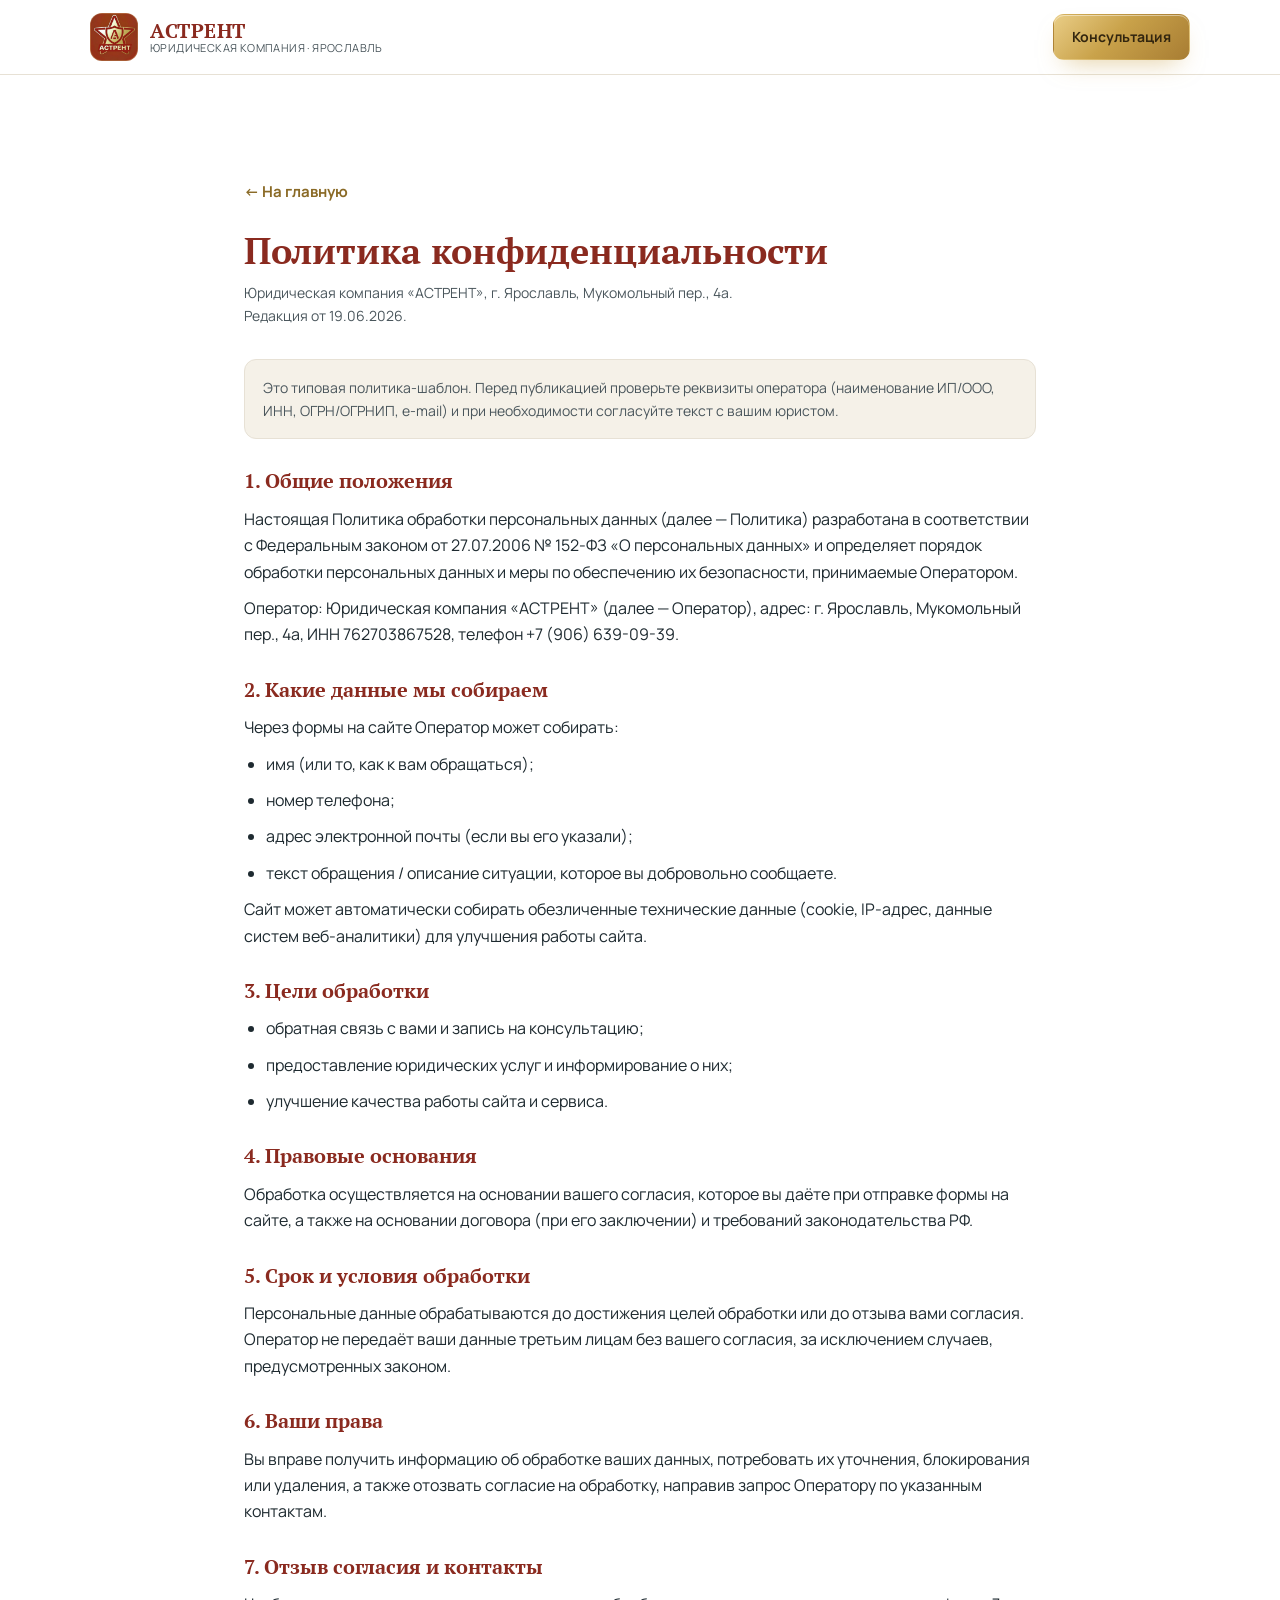
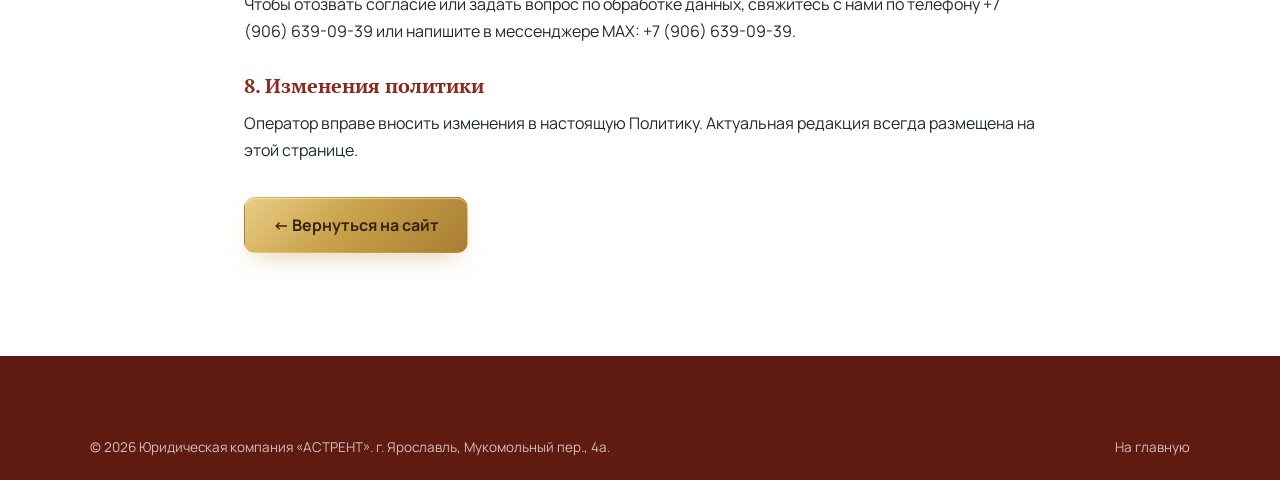
<file: privacy.html>
<!DOCTYPE html>
<html lang="ru">
<head>
  <meta charset="UTF-8" />
  <meta name="viewport" content="width=device-width, initial-scale=1.0" />
  <title>Политика конфиденциальности — АСТРЕНТ, Ярославль</title>
  <meta name="robots" content="noindex, follow" />
  <link rel="icon" href="favicon.ico" sizes="any" />
  <link rel="icon" type="image/png" href="favicon-32.png" sizes="32x32" />
  <link rel="apple-touch-icon" href="apple-touch-icon.png" />
  <link rel="preconnect" href="https://fonts.googleapis.com" />
  <link href="https://fonts.googleapis.com/css2?family=PT+Serif:wght@400;700&family=Manrope:wght@400;500;600;700&display=swap" rel="stylesheet" />
  <link rel="stylesheet" href="css/styles.css" />
  <style>
    .legal{max-width:840px;margin:0 auto;padding:0 24px;}
    .legal__back{display:inline-flex;align-items:center;gap:7px;color:var(--gold-2);font-weight:700;font-size:15px;margin-bottom:24px;}
    .legal h1{font-size:clamp(26px,4vw,36px);margin-bottom:8px;}
    .legal .upd{color:var(--muted);font-size:14px;margin-bottom:32px;}
    .legal h2{font-size:20px;margin:30px 0 12px;}
    .legal p,.legal li{color:var(--ink);font-size:16px;margin-bottom:10px;}
    .legal ul{padding-left:22px;list-style:disc;margin-bottom:10px;}
    .legal .note{background:var(--bg-alt);border:1px solid var(--line);border-radius:12px;padding:16px 18px;color:var(--muted);font-size:14px;}
  </style>
</head>
<body>
  <header class="header">
    <div class="container header__inner">
      <a href="index.html" class="logo" aria-label="АСТРЕНТ — на главную">
        <span class="logo__mark"><img class="logo__img" src="images/logo.png" alt="АСТРЕНТ" onerror="this.remove()"><svg viewBox="0 0 24 24" aria-hidden="true"><path fill="#c9a24a" d="M12 1.6l2.7 5.85 6.3.82-4.7 4.3 1.2 6.23L12 16.2l-5.7 2.6 1.2-6.23-4.7-4.3 6.3-.82z"/><text x="12" y="14.6" font-family="Georgia,serif" font-size="8" font-weight="700" fill="#8a2a1f" text-anchor="middle">А</text></svg></span>
        <span class="logo__text"><strong class="logo__word">АСТРЕНТ</strong><small>юридическая компания · Ярославль</small></span>
      </a>
      <a href="index.html#lead" class="btn btn--gold btn--sm">Консультация</a>
    </div>
  </header>

  <main class="section">
    <div class="legal">
      <a href="index.html" class="legal__back">← На главную</a>
      <h1>Политика конфиденциальности</h1>
      <p class="upd">Юридическая компания «АСТРЕНТ», г. Ярославль, Мукомольный пер., 4а.<br>Редакция от 19.06.2026.</p>

      <div class="note">Это типовая политика-шаблон. Перед публикацией проверьте реквизиты оператора (наименование ИП/ООО, ИНН, ОГРН/ОГРНИП, e-mail) и при необходимости согласуйте текст с вашим юристом.</div>

      <h2>1. Общие положения</h2>
      <p>Настоящая Политика обработки персональных данных (далее — Политика) разработана в соответствии с Федеральным законом от 27.07.2006 № 152-ФЗ «О персональных данных» и определяет порядок обработки персональных данных и меры по обеспечению их безопасности, принимаемые Оператором.</p>
      <p>Оператор: Юридическая компания «АСТРЕНТ» (далее — Оператор), адрес: г. Ярославль, Мукомольный пер., 4а, ИНН 762703867528, телефон +7 (906) 639-09-39.</p>

      <h2>2. Какие данные мы собираем</h2>
      <p>Через формы на сайте Оператор может собирать:</p>
      <ul>
        <li>имя (или то, как к вам обращаться);</li>
        <li>номер телефона;</li>
        <li>адрес электронной почты (если вы его указали);</li>
        <li>текст обращения / описание ситуации, которое вы добровольно сообщаете.</li>
      </ul>
      <p>Сайт может автоматически собирать обезличенные технические данные (cookie, IP-адрес, данные систем веб-аналитики) для улучшения работы сайта.</p>

      <h2>3. Цели обработки</h2>
      <ul>
        <li>обратная связь с вами и запись на консультацию;</li>
        <li>предоставление юридических услуг и информирование о них;</li>
        <li>улучшение качества работы сайта и сервиса.</li>
      </ul>

      <h2>4. Правовые основания</h2>
      <p>Обработка осуществляется на основании вашего согласия, которое вы даёте при отправке формы на сайте, а также на основании договора (при его заключении) и требований законодательства РФ.</p>

      <h2>5. Срок и условия обработки</h2>
      <p>Персональные данные обрабатываются до достижения целей обработки или до отзыва вами согласия. Оператор не передаёт ваши данные третьим лицам без вашего согласия, за исключением случаев, предусмотренных законом.</p>

      <h2>6. Ваши права</h2>
      <p>Вы вправе получить информацию об обработке ваших данных, потребовать их уточнения, блокирования или удаления, а также отозвать согласие на обработку, направив запрос Оператору по указанным контактам.</p>

      <h2>7. Отзыв согласия и контакты</h2>
      <p>Чтобы отозвать согласие или задать вопрос по обработке данных, свяжитесь с нами по телефону +7 (906) 639-09-39 или напишите в мессенджере MAX: +7 (906) 639-09-39.</p>

      <h2>8. Изменения политики</h2>
      <p>Оператор вправе вносить изменения в настоящую Политику. Актуальная редакция всегда размещена на этой странице.</p>

      <a href="index.html" class="btn btn--gold" style="margin-top:24px;">← Вернуться на сайт</a>
    </div>
  </main>

  <footer class="footer">
    <div class="footer__bottom" style="border-top:none;">
      <div class="container footer__bottom-inner">
        <span>© 2026 Юридическая компания «АСТРЕНТ». г. Ярославль, Мукомольный пер., 4а.</span>
        <a href="index.html">На главную</a>
      </div>
    </div>
  </footer>
</body>
</html>
</file>
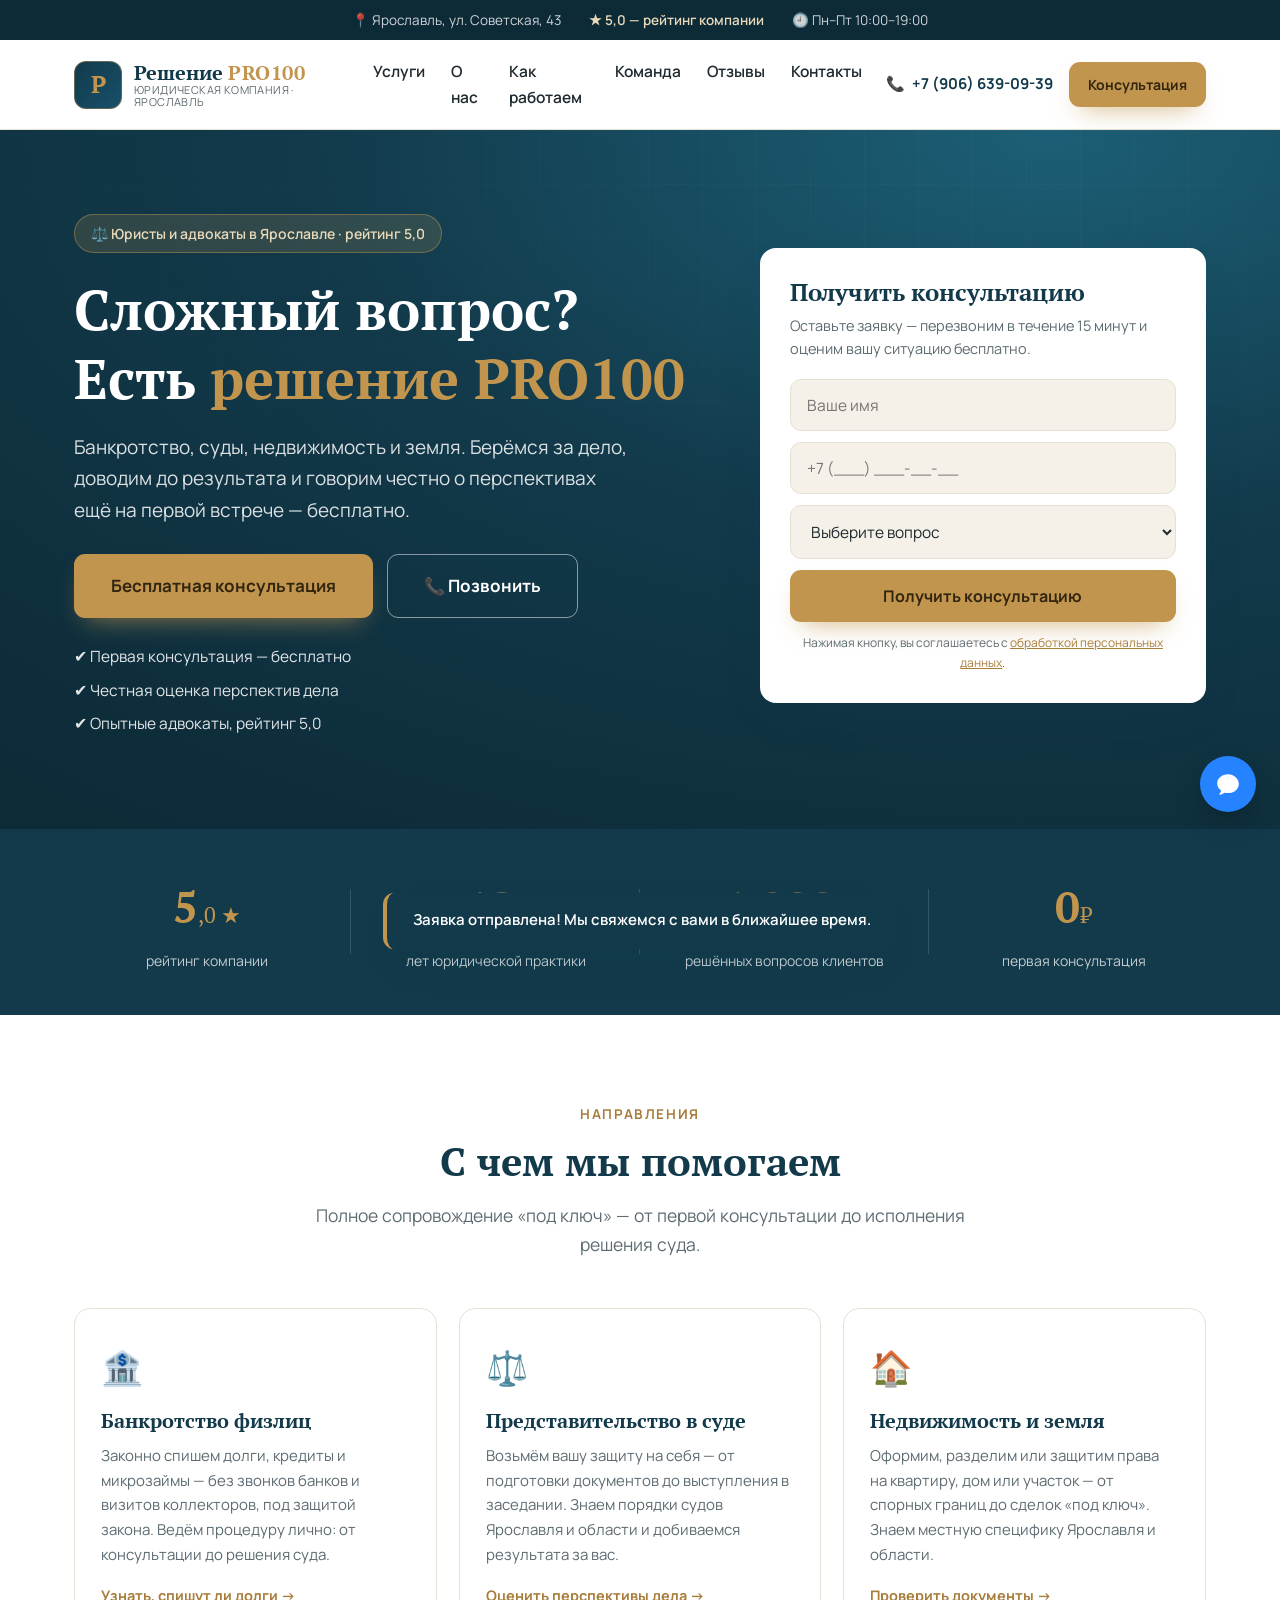
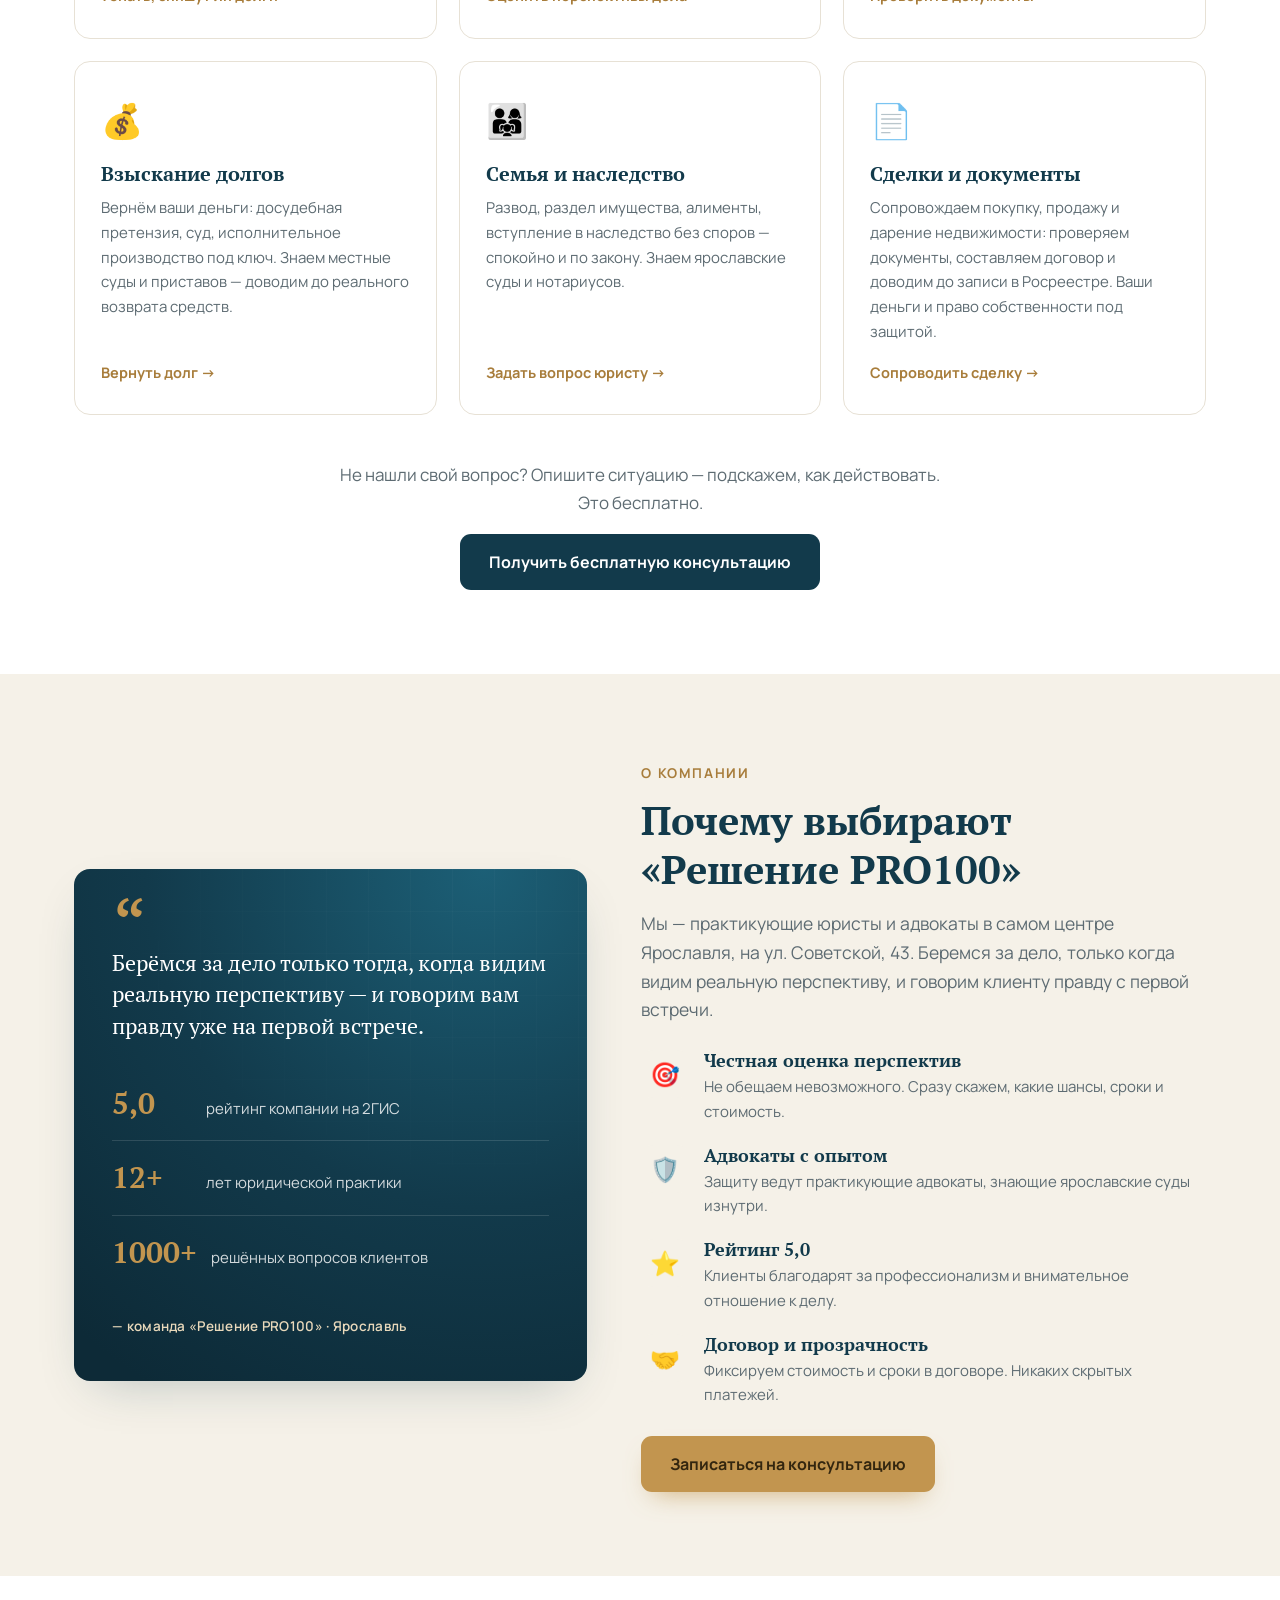
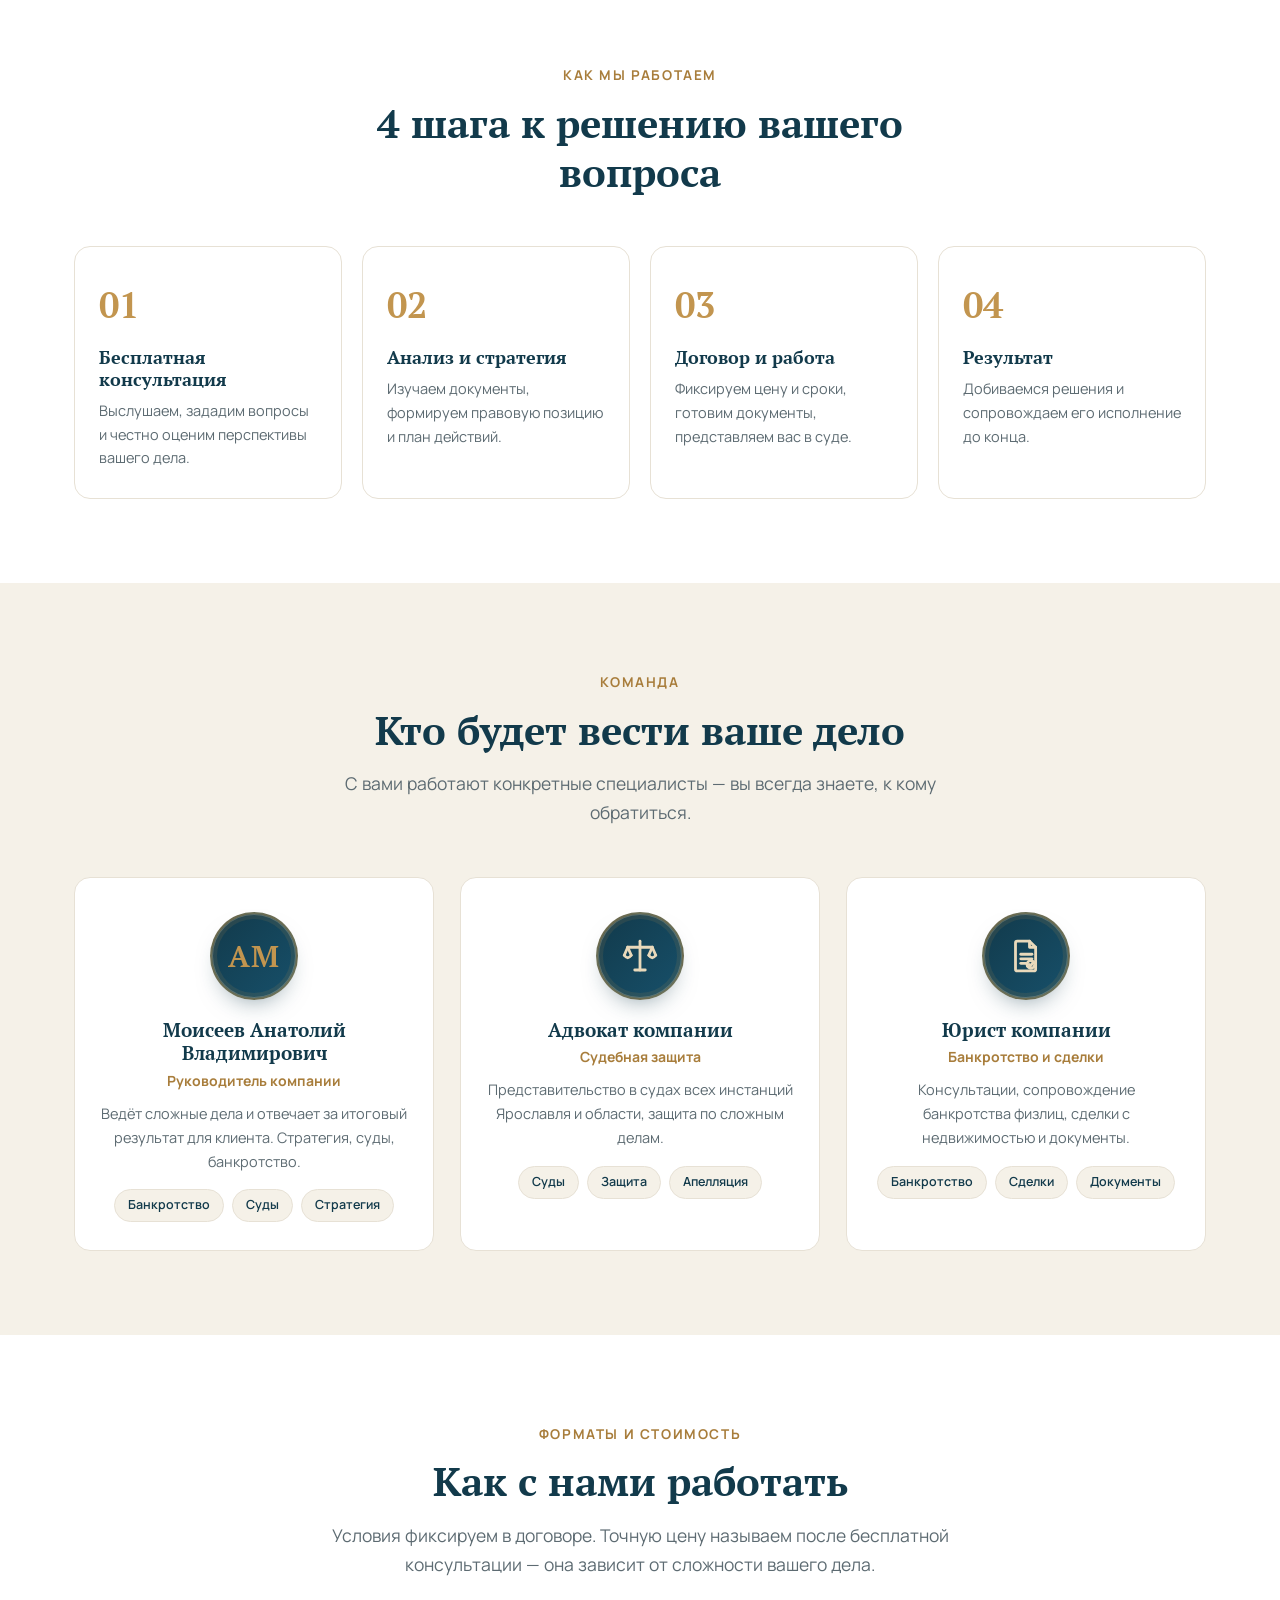
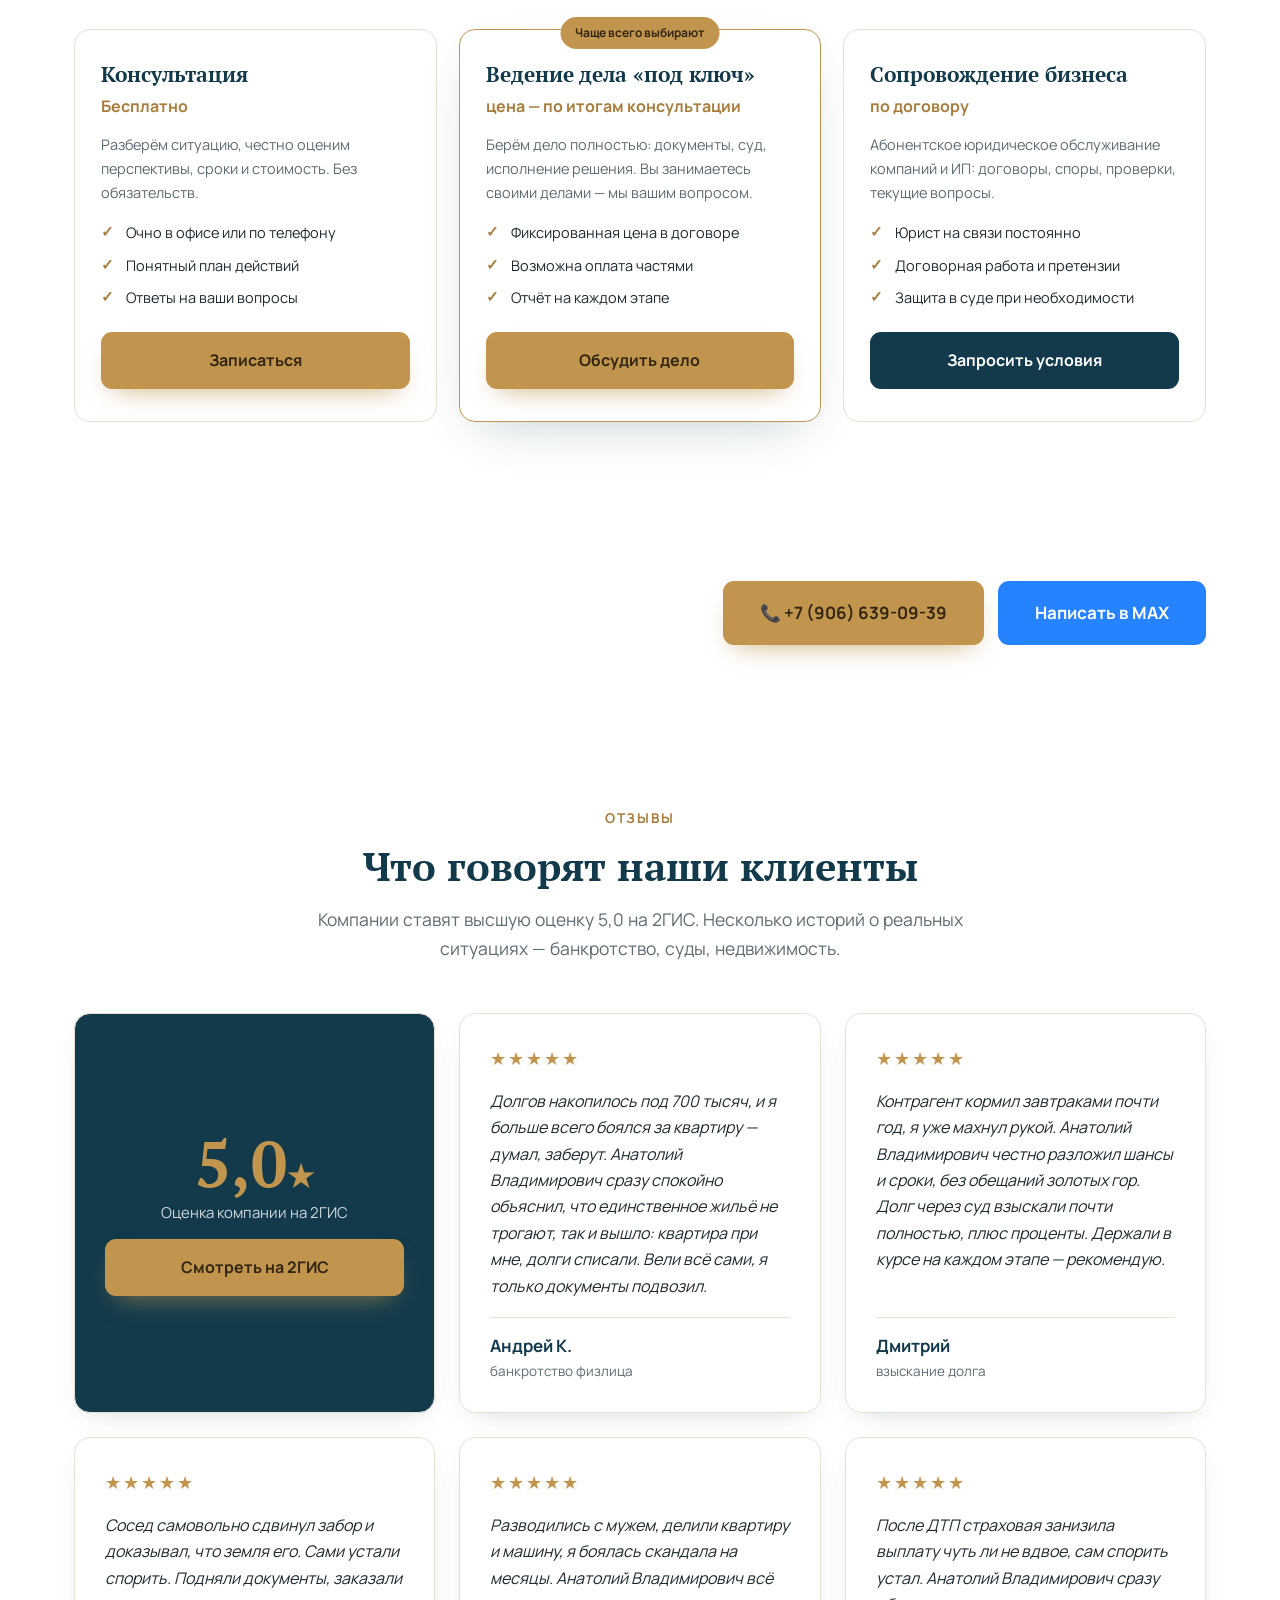
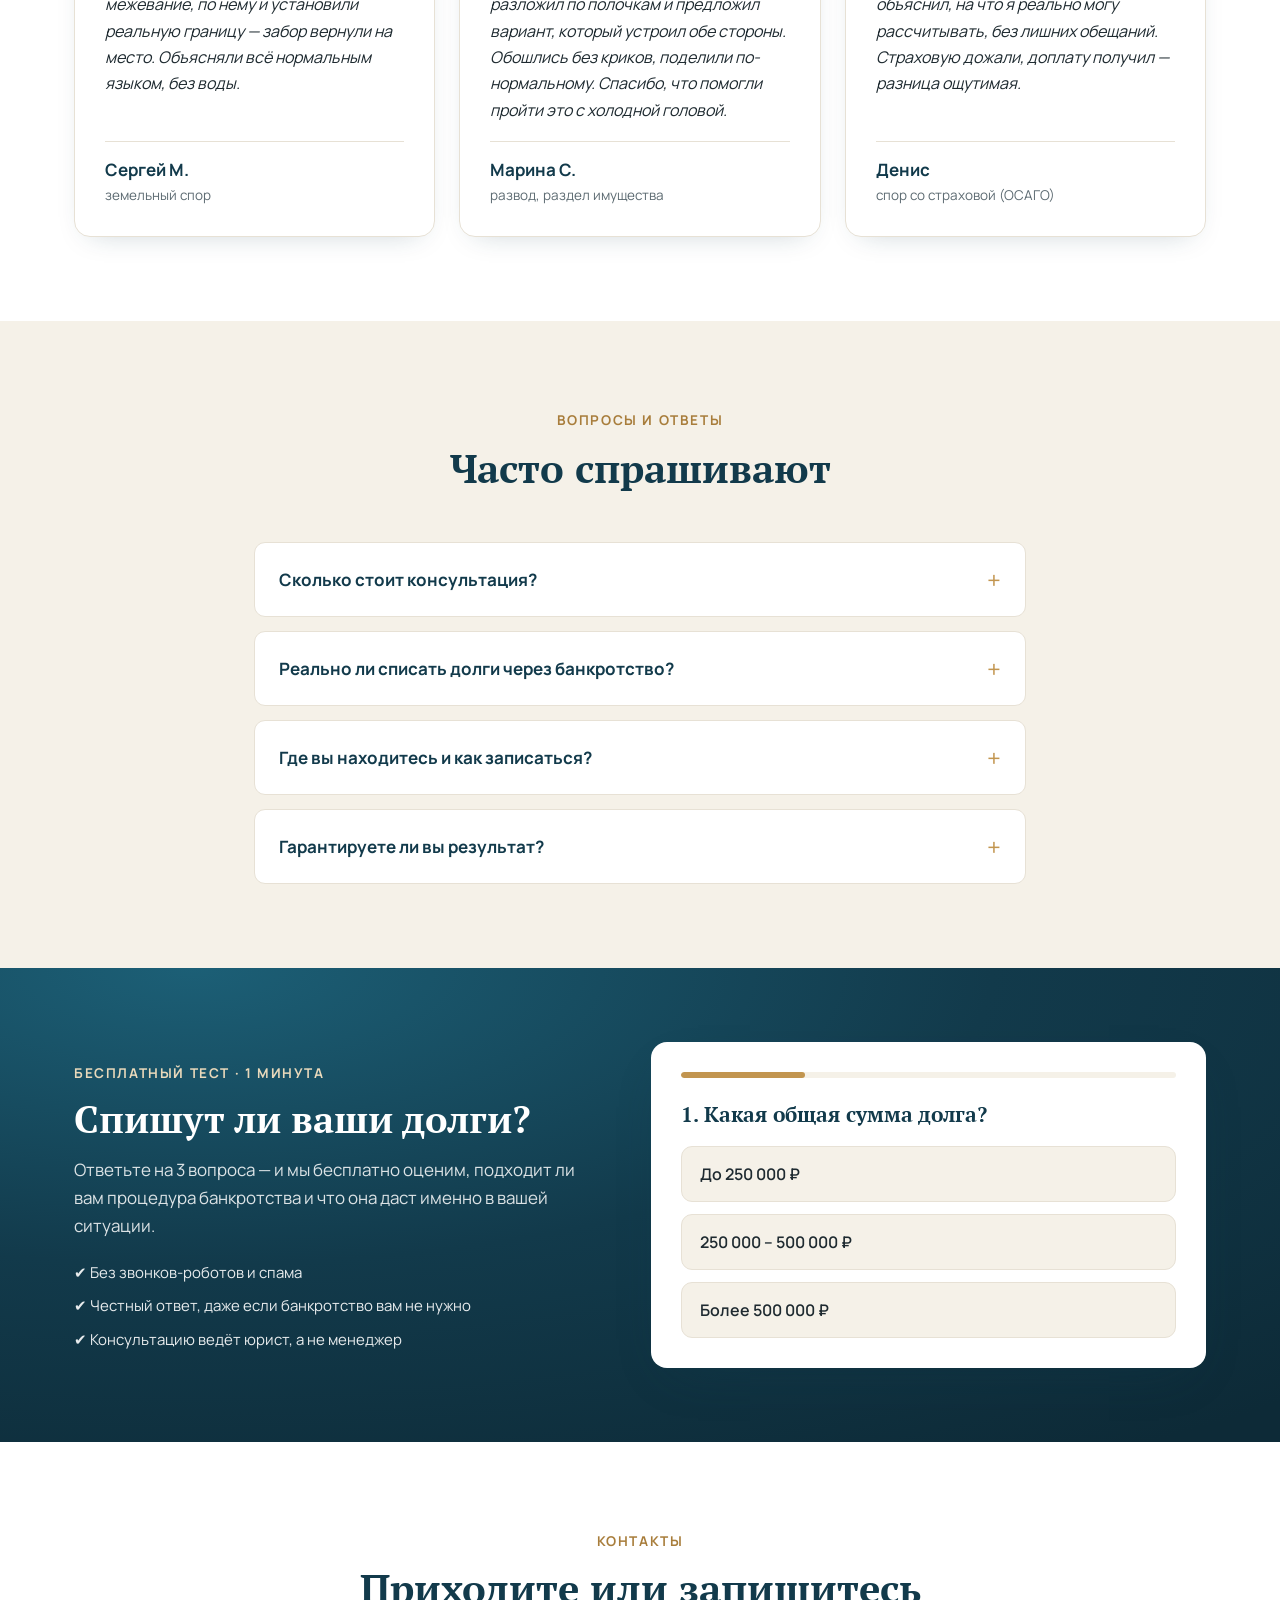
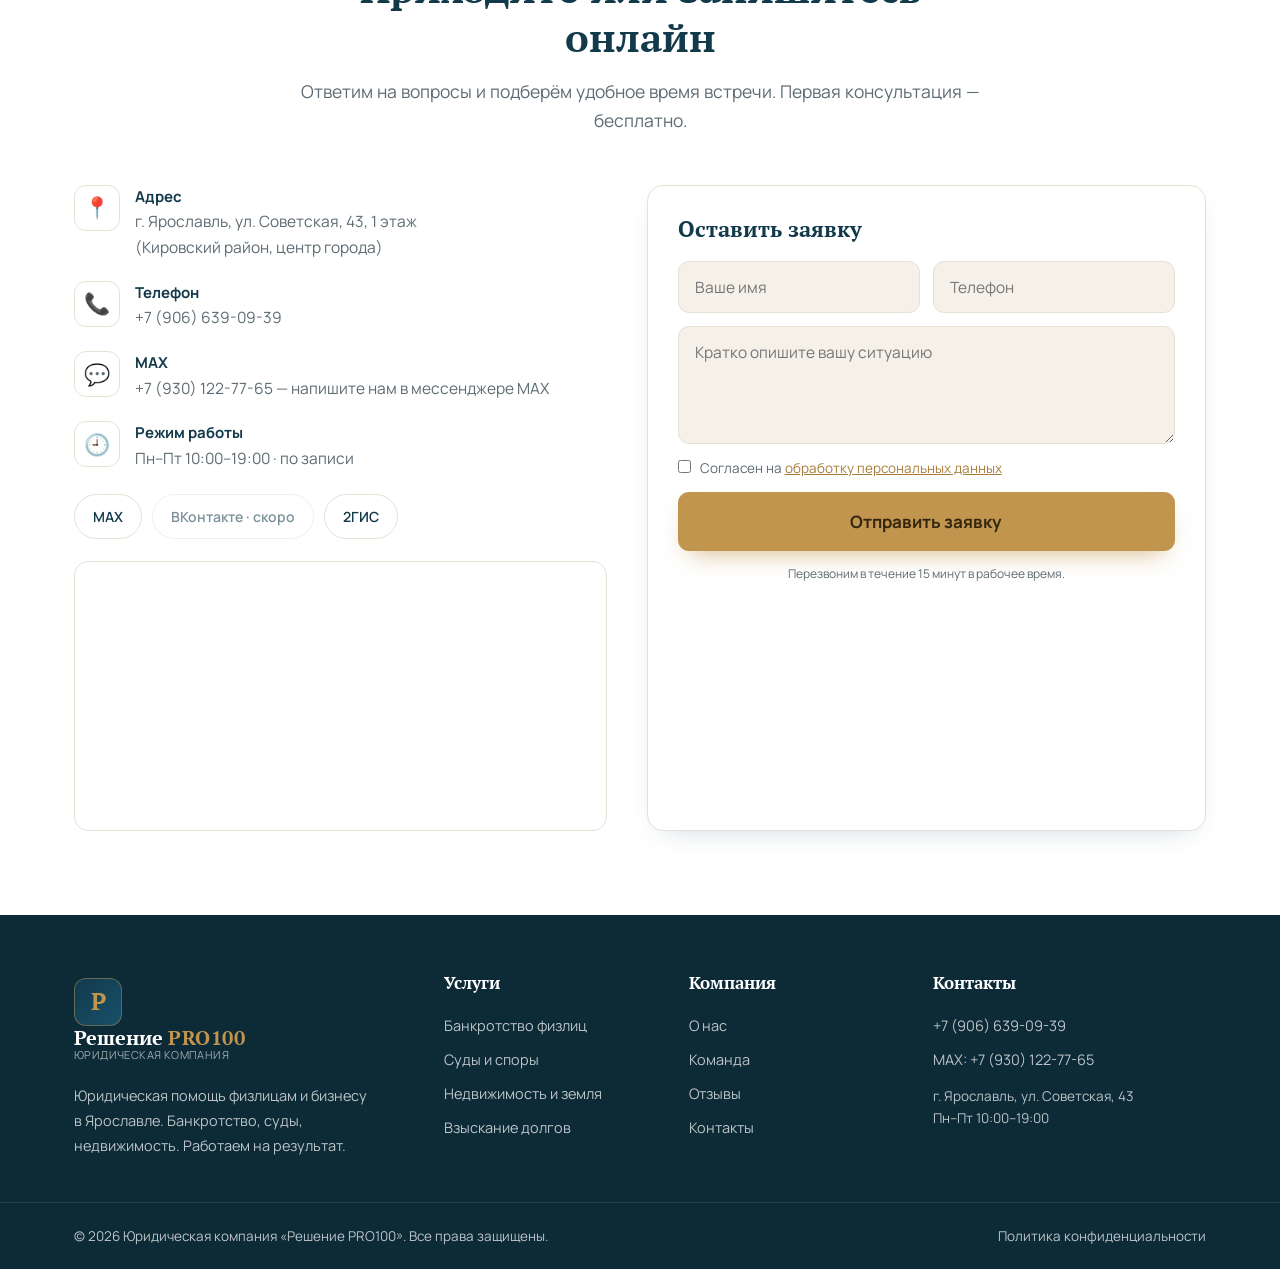
<file: reshenie-pro100.html>
<!DOCTYPE html>
<html lang="ru">
<head>
  <meta charset="UTF-8" />
  <meta name="viewport" content="width=device-width, initial-scale=1.0" />
  <title>Решение PRO100 — Юридическая компания в Ярославле | Банкротство, суды, недвижимость</title>
  <meta name="description" content="Юридическая компания «Решение PRO100», Ярославль, ул. Советская, 43. Банкротство физлиц, суды, недвижимость и земля. Рейтинг 5,0. Бесплатная консультация — звоните +7 (906) 639-09-39." />
  <meta name="keywords" content="юрист Ярославль, адвокат Ярославль, банкротство физических лиц Ярославль, юридическая компания Решение Pro100, Советская 43, юрист по недвижимости, земельные споры" />

  <meta property="og:title" content="Решение PRO100 — Юридическая компания в Ярославле" />
  <meta property="og:description" content="Банкротство, суды, недвижимость. Рейтинг 5,0. Бесплатная консультация: +7 (906) 639-09-39." />
  <meta property="og:type" content="website" />
  <meta property="og:locale" content="ru_RU" />
  <meta property="og:site_name" content="Решение PRO100" />
  <meta name="theme-color" content="#123a4b" />

  <link rel="icon" href="data:image/svg+xml,%3Csvg xmlns='http://www.w3.org/2000/svg' viewBox='0 0 100 100'%3E%3Crect width='100' height='100' rx='22' fill='%23123a4b'/%3E%3Ctext x='50' y='67' font-size='42' font-family='Georgia' font-weight='bold' fill='%23c79a55' text-anchor='middle'%3EР%3C/text%3E%3C/svg%3E" />

  <link rel="preconnect" href="https://fonts.googleapis.com" />
  <link rel="preconnect" href="https://fonts.gstatic.com" crossorigin />
  <link href="https://fonts.googleapis.com/css2?family=PT+Serif:wght@400;700&family=Manrope:wght@400;500;600;700;800&display=swap" rel="stylesheet" />

  <style>
/* ============================================================
   Решение PRO100 — юридическая компания, Ярославль
   Палитра: глубокий петроль (сине-зелёный) + тёплый айвори
   + приглушённая латунь. Спокойная, премиальная, не бьёт по глазам.
   ============================================================ */

:root{
  --navy:#123a4b;        /* основной глубокий петроль */
  --navy-2:#17506a;      /* светлее, для градиентов */
  --navy-deep:#0d2a37;   /* самый тёмный */
  --gold:#c2954f;        /* приглушённая латунь (акцент) */
  --gold-2:#a87d3b;      /* латунь темнее, hover */
  --gold-soft:#e9d9bb;   /* светлая латунь для текста на тёмном */
  --ink:#1e2a30;         /* тёплый тёмно-графитовый текст */
  --muted:#5d6b72;       /* приглушённый текст */
  --line:#e7e1d5;        /* тёплые разделители */
  --bg:#ffffff;
  --bg-alt:#f5f1e8;      /* тёплый айвори — мягкий для глаз */
  --max:#2683ff;         /* мессенджер MAX (МАХ) */
  --max-2:#1769e0;
  --vk:#0077ff;          /* ВКонтакте */
  --radius:16px;
  --radius-sm:11px;
  --shadow:0 18px 50px -22px rgba(18,58,75,.30);
  --shadow-sm:0 10px 28px -16px rgba(18,58,75,.28);
  --container:1180px;
  --ease:cubic-bezier(.22,.61,.36,1);
}

*,*::before,*::after{box-sizing:border-box;margin:0;padding:0;}
html{scroll-behavior:smooth;scroll-padding-top:96px;}
body{
  font-family:'Manrope',-apple-system,BlinkMacSystemFont,'Segoe UI',Roboto,sans-serif;
  color:var(--ink);background:var(--bg);line-height:1.65;font-size:17px;
  -webkit-font-smoothing:antialiased;
}
img{max-width:100%;display:block;}
a{color:inherit;text-decoration:none;}
ul{list-style:none;}
.container{width:100%;max-width:var(--container);margin:0 auto;padding:0 24px;}
h1,h2,h3,h4{font-family:'PT Serif',Georgia,serif;line-height:1.22;color:var(--navy);font-weight:700;}
.accent{color:var(--gold);}

/* ============ Кнопки ============ */
.btn{
  display:inline-flex;align-items:center;justify-content:center;gap:9px;
  font-family:'Manrope',sans-serif;font-weight:700;font-size:16px;
  padding:14px 28px;border-radius:var(--radius-sm);border:1.5px solid transparent;
  cursor:pointer;transition:.25s var(--ease);white-space:nowrap;text-align:center;
}
.btn--gold{background:var(--gold);color:#33260f;box-shadow:0 12px 26px -12px rgba(194,149,79,.75);}
.btn--gold:hover{background:var(--gold-2);transform:translateY(-2px);}
.btn--navy{background:var(--navy);color:#fff;}
.btn--navy:hover{background:var(--navy-deep);transform:translateY(-2px);}
.btn--ghost{background:transparent;color:#fff;border-color:rgba(255,255,255,.5);}
.btn--ghost:hover{background:rgba(255,255,255,.12);border-color:#fff;}
.btn--max{background:var(--max);color:#fff;}
.btn--max:hover{background:var(--max-2);transform:translateY(-2px);}
.btn--vk{background:#0077ff;color:#fff;}
.btn--vk:hover{background:#0061d1;transform:translateY(-2px);}
.btn--sm{padding:10px 18px;font-size:14px;}
.btn--lg{padding:17px 36px;font-size:17px;}
.btn--block{width:100%;}

/* ============ Топ-полоса ============ */
.topbar{background:var(--navy-deep);color:rgba(255,255,255,.8);font-size:13.5px;}
.topbar__inner{display:flex;justify-content:center;gap:28px;padding:9px 24px;flex-wrap:wrap;}
.topbar__rating{color:var(--gold-soft);font-weight:600;}

/* ============ Шапка ============ */
.header{position:sticky;top:0;z-index:100;background:rgba(255,255,255,.93);backdrop-filter:saturate(180%) blur(12px);border-bottom:1px solid var(--line);transition:.3s;}
.header.scrolled{box-shadow:0 6px 24px -16px rgba(18,58,75,.5);}
.header__inner{display:flex;align-items:center;justify-content:space-between;gap:24px;padding:13px 24px;}

.logo{display:flex;align-items:center;gap:12px;}
.logo__mark{
  display:grid;place-items:center;width:48px;height:48px;border-radius:12px;
  background:linear-gradient(135deg,var(--navy),var(--navy-2));
  color:var(--gold);font-family:'PT Serif',serif;font-weight:700;font-size:24px;
  border:1px solid rgba(194,149,79,.45);flex-shrink:0;
}
.logo__text{display:flex;flex-direction:column;line-height:1.15;}
.logo__text strong{font-family:'PT Serif',serif;font-size:20px;color:var(--navy);}
.logo__pro{color:var(--gold);letter-spacing:.5px;}
.logo__text small{font-size:11px;color:var(--muted);letter-spacing:.4px;text-transform:uppercase;}
.logo--light .logo__text strong{color:#fff;}
.logo--light .logo__text small{color:rgba(255,255,255,.6);}

.nav{display:flex;gap:26px;}
.nav__link{font-size:15.5px;font-weight:600;color:var(--ink);position:relative;padding:6px 0;transition:.2s;}
.nav__link::after{content:"";position:absolute;left:0;bottom:0;width:0;height:2px;background:var(--gold);transition:.25s var(--ease);}
.nav__link:hover{color:var(--navy);}
.nav__link:hover::after{width:100%;}

.header__actions{display:flex;align-items:center;gap:16px;}
.header__phone{display:flex;align-items:center;gap:7px;font-weight:700;font-size:15px;color:var(--navy);white-space:nowrap;}
.header__phone:hover{color:var(--gold-2);}

.burger{display:none;flex-direction:column;justify-content:center;gap:5px;width:42px;height:42px;background:var(--bg-alt);border:1px solid var(--line);border-radius:10px;cursor:pointer;}
.burger span{display:block;width:20px;height:2px;background:var(--navy);margin:0 auto;transition:.25s;}
.burger.active span:nth-child(1){transform:translateY(7px) rotate(45deg);}
.burger.active span:nth-child(2){opacity:0;}
.burger.active span:nth-child(3){transform:translateY(-7px) rotate(-45deg);}

/* ============ Hero ============ */
.hero{position:relative;color:#fff;overflow:hidden;
  background:radial-gradient(125% 125% at 82% 0%, #1c5f76 0%, var(--navy) 46%, var(--navy-deep) 100%);
}
.hero__overlay{position:absolute;inset:0;opacity:.45;
  background-image:
    linear-gradient(rgba(255,255,255,.05) 1px,transparent 1px),
    linear-gradient(90deg,rgba(255,255,255,.05) 1px,transparent 1px);
  background-size:54px 54px;mask-image:radial-gradient(120% 100% at 72% 0%,#000,transparent 75%);
}
.hero__inner{position:relative;display:grid;grid-template-columns:1.2fr .85fr;gap:56px;align-items:center;padding:84px 24px 92px;}
.hero__badge{display:inline-block;background:rgba(194,149,79,.18);border:1px solid rgba(194,149,79,.45);color:var(--gold-soft);padding:7px 16px;border-radius:30px;font-size:14px;font-weight:600;margin-bottom:22px;}
.hero__title{font-size:clamp(34px,5vw,56px);color:#fff;margin-bottom:20px;}
.hero__lead{font-size:19px;color:rgba(255,255,255,.85);max-width:560px;margin-bottom:28px;}
.hero__cta{display:flex;gap:14px;flex-wrap:wrap;margin-bottom:26px;}
.hero__points{display:flex;flex-direction:column;gap:8px;color:rgba(255,255,255,.88);font-size:15.5px;}

.hero__card{background:#fff;color:var(--ink);border-radius:var(--radius);padding:30px;box-shadow:var(--shadow);scroll-margin-top:110px;}
.hero__card-title{font-size:24px;margin-bottom:6px;}
.hero__card-sub{color:var(--muted);font-size:14.5px;margin-bottom:18px;}

/* ============ Формы ============ */
.form{display:flex;flex-direction:column;gap:13px;}
.form--compact{gap:11px;}
.form__row{display:grid;grid-template-columns:1fr 1fr;gap:13px;}
.form__input{
  width:100%;font-family:inherit;font-size:15.5px;color:var(--ink);
  padding:14px 16px;border:1.5px solid var(--line);border-radius:var(--radius-sm);
  background:var(--bg-alt);transition:.2s;
}
.form__input:focus{outline:none;border-color:var(--gold);background:#fff;box-shadow:0 0 0 4px rgba(194,149,79,.16);}
.form__textarea{resize:vertical;min-height:110px;}
.form__note{font-size:12px;color:var(--muted);text-align:center;}
.form__check{display:flex;align-items:flex-start;gap:9px;font-size:13.5px;color:var(--muted);cursor:pointer;}
.form__check input{margin-top:3px;accent-color:var(--gold);}

/* ============ Статистика ============ */
.stats{background:var(--navy);}
.stats__grid{display:grid;grid-template-columns:repeat(4,1fr);gap:24px;padding:42px 24px;}
.stat{text-align:center;color:#fff;position:relative;}
.stat:not(:last-child)::after{content:"";position:absolute;right:-12px;top:18%;height:64%;width:1px;background:rgba(255,255,255,.14);}
.stat__num{font-family:'PT Serif',serif;font-size:clamp(32px,4vw,44px);font-weight:700;color:var(--gold);}
.stat__plus{font-family:'PT Serif',serif;font-size:22px;color:var(--gold);}
.stat__label{display:block;margin-top:6px;font-size:14px;color:rgba(255,255,255,.74);}

/* ============ Секции ============ */
.section{padding:84px 0;}
.section--alt{background:var(--bg-alt);}
.section__head{text-align:center;max-width:680px;margin:0 auto 50px;}
.section__kicker{display:inline-block;color:var(--gold-2);font-weight:700;font-size:13.5px;letter-spacing:1.6px;text-transform:uppercase;margin-bottom:12px;}
.section__title{font-size:clamp(28px,4vw,40px);margin-bottom:15px;}
.section__sub{color:var(--muted);font-size:17.5px;}

/* ============ Карточки услуг ============ */
.cards{display:grid;grid-template-columns:repeat(3,1fr);gap:22px;}
.card{
  background:#fff;border:1px solid var(--line);border-radius:var(--radius);
  padding:30px 26px;transition:.3s var(--ease);position:relative;overflow:hidden;
  display:flex;flex-direction:column;
}
.card::before{content:"";position:absolute;left:0;top:0;height:3px;width:0;background:var(--gold);transition:.3s var(--ease);}
.card:hover{transform:translateY(-6px);box-shadow:var(--shadow);border-color:transparent;}
.card:hover::before{width:100%;}
.card__icon{font-size:34px;margin-bottom:14px;}
.card__title{font-size:20px;margin-bottom:10px;}
.card__text{color:var(--muted);font-size:15px;margin-bottom:16px;flex:1;}
.card__link{font-weight:700;font-size:14.5px;color:var(--gold-2);transition:.2s;}
.card__link:hover{color:var(--navy);}

.section__cta{text-align:center;margin-top:46px;display:flex;flex-direction:column;align-items:center;gap:16px;}
.section__cta p{color:var(--muted);font-size:17px;max-width:600px;}

/* ============ О компании ============ */
.about{display:grid;grid-template-columns:1fr 1.1fr;gap:54px;align-items:center;}
.about__panel{
  position:relative;border-radius:var(--radius);overflow:hidden;color:#fff;
  background:radial-gradient(120% 120% at 80% 0%,#1c5f76 0%,var(--navy) 55%,var(--navy-deep) 100%);
  box-shadow:var(--shadow);padding:42px 38px;
}
.about__panel::before{content:"";position:absolute;inset:0;opacity:.5;
  background-image:linear-gradient(rgba(255,255,255,.05) 1px,transparent 1px),linear-gradient(90deg,rgba(255,255,255,.05) 1px,transparent 1px);
  background-size:42px 42px;mask-image:radial-gradient(120% 100% at 80% 0%,#000,transparent 72%);}
.about__quote{position:relative;display:block;font-family:'PT Serif',serif;font-size:74px;line-height:.55;height:36px;color:var(--gold);}
.about__promise{position:relative;font-family:'PT Serif',serif;font-size:22px;line-height:1.42;color:#fff;margin-bottom:26px;}
.about__facts{position:relative;display:flex;flex-direction:column;gap:0;margin-bottom:22px;}
.about__facts li{display:flex;align-items:baseline;gap:14px;border-bottom:1px solid rgba(255,255,255,.13);padding:12px 0;}
.about__facts li:last-child{border-bottom:none;}
.about__facts b{font-family:'PT Serif',serif;font-size:30px;color:var(--gold);min-width:80px;}
.about__facts span{color:rgba(255,255,255,.82);font-size:15px;}
.about__sign{position:relative;color:var(--gold-soft);font-size:13.5px;font-weight:600;letter-spacing:.3px;}
.features{display:flex;flex-direction:column;gap:20px;margin:26px 0 28px;}
.feature{display:flex;gap:15px;}
.feature__icon{font-size:24px;flex-shrink:0;width:48px;height:48px;display:grid;place-items:center;background:var(--bg-alt);border-radius:12px;}
.feature h4{font-size:18px;margin-bottom:3px;color:var(--navy);}
.feature p{color:var(--muted);font-size:15px;}

/* ============ Этапы ============ */
.steps{display:grid;grid-template-columns:repeat(4,1fr);gap:20px;}
.step{background:#fff;border:1px solid var(--line);border-radius:var(--radius);padding:28px 24px;position:relative;transition:.3s var(--ease);}
.step:hover{border-color:var(--gold);transform:translateY(-4px);box-shadow:var(--shadow-sm);}
.step__num{font-family:'PT Serif',serif;font-size:36px;color:var(--gold);font-weight:700;display:block;margin-bottom:12px;}
.step__title{font-size:18px;margin-bottom:8px;}
.step__text{color:var(--muted);font-size:14.5px;}

/* ============ Команда ============ */
.team{display:grid;grid-template-columns:repeat(3,1fr);gap:26px;}
.member{background:#fff;border:1px solid var(--line);border-radius:var(--radius);padding:34px 26px 28px;text-align:center;transition:.3s var(--ease);}
.member:hover{transform:translateY(-5px);box-shadow:var(--shadow);border-color:transparent;}
.member__ava{
  width:88px;height:88px;margin:0 auto 18px;border-radius:50%;
  background:linear-gradient(135deg,var(--navy),var(--navy-2));
  display:grid;place-items:center;border:2px solid rgba(194,149,79,.5);
  box-shadow:inset 0 0 0 1px rgba(233,217,187,.25),inset 0 0 0 5px rgba(194,149,79,.12),0 12px 26px -14px rgba(18,58,75,.6);
}
.member:hover .member__ava{box-shadow:inset 0 0 0 1px rgba(233,217,187,.32),inset 0 0 0 5px rgba(194,149,79,.16),0 16px 32px -12px rgba(13,42,55,.7);}
.member__ava span{font-size:32px;line-height:1;}
.member__ava--mono span{font-family:'PT Serif',serif;font-weight:700;font-size:30px;color:var(--gold);letter-spacing:1.5px;}
.member__ava--icon svg{width:42px;height:42px;fill:none;stroke:var(--gold-soft);stroke-width:1.6;stroke-linecap:round;stroke-linejoin:round;}
.member__name{font-size:19px;margin-bottom:4px;}
.member__role{color:var(--gold-2);font-weight:700;font-size:14px;margin-bottom:10px;}
.member__desc{color:var(--muted);font-size:14.5px;margin-bottom:16px;}
.member__tags{display:flex;flex-wrap:wrap;gap:8px;justify-content:center;}
.member__tags li{background:var(--bg-alt);border:1px solid var(--line);border-radius:20px;padding:5px 13px;font-size:12.5px;font-weight:600;color:var(--navy);}

/* ============ CTA баннер ============ */
.cta-banner{background:linear-gradient(120% 120% at 80% 0%,#1c5f76,var(--navy-deep));color:#fff;}
.cta-banner__inner{display:flex;align-items:center;justify-content:space-between;gap:30px;padding:54px 24px;flex-wrap:wrap;}
.cta-banner__title{color:#fff;font-size:clamp(24px,3vw,34px);margin-bottom:8px;}
.cta-banner__sub{color:rgba(255,255,255,.82);font-size:17px;max-width:520px;}
.cta-banner__actions{display:flex;gap:14px;flex-wrap:wrap;}

/* ============ Отзывы ============ */
.reviews{display:grid;grid-template-columns:repeat(3,1fr);gap:24px;align-items:stretch;}
.review{background:#fff;border:1px solid var(--line);border-radius:var(--radius);padding:30px;box-shadow:var(--shadow-sm);display:flex;flex-direction:column;}
.review__stars{color:var(--gold);font-size:18px;letter-spacing:2px;margin-bottom:14px;}
.review blockquote{font-size:16px;color:var(--ink);font-style:italic;margin-bottom:18px;flex:1;}
.review figcaption{display:flex;flex-direction:column;border-top:1px solid var(--line);padding-top:14px;}
.review figcaption strong{color:var(--navy);}
.review figcaption span{font-size:13.5px;color:var(--muted);}
.review--cta{background:var(--navy);color:#fff;justify-content:center;align-items:center;text-align:center;gap:6px;}
.review--cta .review__big{font-family:'PT Serif',serif;font-size:64px;font-weight:700;color:var(--gold);line-height:1;}
.review--cta .review__big span{font-size:30px;}
.review--cta p{color:rgba(255,255,255,.8);font-size:15px;margin-bottom:8px;}

/* ============ FAQ ============ */
.faq{max-width:820px;}
.accordion{display:flex;flex-direction:column;gap:14px;}
.acc{background:#fff;border:1px solid var(--line);border-radius:var(--radius-sm);overflow:hidden;}
.acc__head{
  width:100%;display:flex;justify-content:space-between;align-items:center;gap:16px;
  background:none;border:none;cursor:pointer;text-align:left;
  font-family:'Manrope',sans-serif;font-weight:700;font-size:17px;color:var(--navy);
  padding:20px 24px;transition:.2s;
}
.acc__head:hover{color:var(--gold-2);}
.acc__icon{font-size:24px;color:var(--gold);flex-shrink:0;transition:.25s;font-weight:400;}
.acc.open .acc__icon{transform:rotate(45deg);}
.acc__body{max-height:0;overflow:hidden;transition:max-height .3s var(--ease);}
.acc__body p{padding:0 24px 22px;color:var(--muted);font-size:15.5px;}

/* ============ Контакты ============ */
.contacts{display:grid;grid-template-columns:1fr 1.05fr;gap:40px;}
.contacts__list{display:flex;flex-direction:column;gap:20px;margin-bottom:22px;}
.contacts__list li{display:flex;gap:15px;}
.contacts__ic{font-size:21px;width:46px;height:46px;display:grid;place-items:center;background:#fff;border:1px solid var(--line);border-radius:12px;flex-shrink:0;}
.contacts__list strong{color:var(--navy);display:block;font-size:15px;}
.contacts__list p{color:var(--muted);font-size:15.5px;}
.contacts__list a:hover{color:var(--gold-2);}
.contacts__socials{display:flex;gap:10px;flex-wrap:wrap;margin-bottom:22px;}
.soc{padding:10px 18px;background:#fff;border:1px solid var(--line);border-radius:30px;font-weight:600;font-size:14px;color:var(--navy);transition:.2s;}
.soc:hover{transform:translateY(-2px);box-shadow:var(--shadow-sm);}
.soc--stub{opacity:.55;cursor:not-allowed;}
.soc--stub:hover{transform:none;box-shadow:none;background:#fff;color:var(--navy);border-color:var(--line);}
.soc--max:hover{background:var(--max);color:#fff;border-color:var(--max);}
.soc--vk:hover{background:var(--vk);color:#fff;border-color:var(--vk);}
.soc--2gis:hover{background:#00b956;color:#fff;border-color:#00b956;}
.contacts__map{border-radius:14px;overflow:hidden;border:1px solid var(--line);}
.contacts__form{background:#fff;border:1px solid var(--line);border-radius:var(--radius);padding:30px;box-shadow:var(--shadow-sm);}
.contacts__form-title{font-size:22px;margin-bottom:18px;}

/* ============ Подвал ============ */
.footer{background:var(--navy-deep);color:rgba(255,255,255,.72);padding-top:58px;}
.footer__inner{display:grid;grid-template-columns:1.6fr 1fr 1fr 1.3fr;gap:34px;padding-bottom:44px;}
.footer__about{margin-top:18px;font-size:14.5px;line-height:1.7;max-width:300px;}
.footer__title{color:#fff;font-size:17px;margin-bottom:16px;}
.footer__col a{display:block;color:rgba(255,255,255,.72);font-size:14.5px;padding:5px 0;transition:.2s;}
.footer__col a:hover{color:var(--gold);}
.footer__small{font-size:13.5px;margin-top:8px;}
.footer__bottom{border-top:1px solid rgba(255,255,255,.1);}
.footer__bottom-inner{display:flex;justify-content:space-between;gap:16px;padding:22px 24px;font-size:13.5px;flex-wrap:wrap;}
.footer__bottom a:hover{color:var(--gold);}

/* ============ Плавающие кнопки ============ */
.fab{position:fixed;right:24px;bottom:88px;width:56px;height:56px;border-radius:50%;display:grid;place-items:center;color:#fff;z-index:95;box-shadow:0 12px 30px -8px rgba(0,0,0,.4);transition:.25s var(--ease);}
.fab--max{background:var(--max);animation:pulse 2.4s infinite;}
.fab--max:hover{transform:scale(1.08);background:var(--max-2);}
@keyframes pulse{0%{box-shadow:0 0 0 0 rgba(38,131,255,.5);}70%{box-shadow:0 0 0 16px rgba(38,131,255,0);}100%{box-shadow:0 0 0 0 rgba(38,131,255,0);}}

.to-top{position:fixed;right:24px;bottom:24px;width:50px;height:50px;border-radius:50%;background:var(--navy);color:var(--gold);border:1px solid rgba(194,149,79,.4);font-size:20px;cursor:pointer;opacity:0;visibility:hidden;transform:translateY(12px);transition:.3s var(--ease);z-index:90;box-shadow:var(--shadow-sm);}
.to-top.show{opacity:1;visibility:visible;transform:translateY(0);}
.to-top:hover{background:var(--gold);color:var(--navy);}

/* ============ Мобильная панель ============ */
.mobilebar{display:none;position:fixed;left:0;right:0;bottom:0;z-index:96;gap:1px;background:var(--line);box-shadow:0 -8px 24px -12px rgba(0,0,0,.3);}
.mobilebar__btn{flex:1;text-align:center;padding:15px 10px;background:#fff;color:var(--navy);font-weight:700;font-size:15px;}
.mobilebar__btn--accent{background:var(--gold);color:#33260f;}

/* ============ Тост ============ */
.toast{position:fixed;left:50%;bottom:30px;transform:translate(-50%,140%);background:var(--navy);color:#fff;padding:16px 26px;border-radius:12px;font-weight:600;font-size:15px;box-shadow:var(--shadow);z-index:200;transition:.4s var(--ease);border-left:4px solid var(--gold);max-width:90vw;text-align:center;}
.toast.show{transform:translate(-50%,0);}

/* ============ Анимация появления ============ */
.reveal{opacity:0;transform:translateY(26px);transition:.7s var(--ease);}
.reveal.in{opacity:1;transform:none;}
@media (prefers-reduced-motion:reduce){.reveal{opacity:1;transform:none;transition:none;}.fab--max{animation:none;}}

/* ============ Адаптив ============ */
@media (max-width:1024px){
  .hero__inner{grid-template-columns:1fr;gap:38px;}
  .hero__card{max-width:460px;}
  .cards{grid-template-columns:repeat(2,1fr);}
  .steps{grid-template-columns:repeat(2,1fr);}
  .team{grid-template-columns:repeat(3,1fr);gap:18px;}
  .about{grid-template-columns:1fr;}
  .footer__inner{grid-template-columns:1fr 1fr;}
}
@media (max-width:860px){
  .nav{position:fixed;inset:0 0 0 auto;width:min(80vw,320px);flex-direction:column;background:#fff;padding:90px 30px 30px;gap:8px;transform:translateX(100%);transition:.3s var(--ease);box-shadow:var(--shadow);z-index:99;}
  .nav.open{transform:none;}
  .nav__link{font-size:18px;padding:12px 0;border-bottom:1px solid var(--line);}
  .burger{display:flex;}
  .header__phone{display:none;}
  .topbar{display:none;}
  .mobilebar{display:flex;}
  .fab--max{bottom:84px;}
  .to-top{bottom:84px;right:16px;}
}
@media (max-width:640px){
  body{font-size:16px;}
  .section{padding:56px 0;}
  .cards,.steps,.reviews,.team,.stats__grid,.contacts,.form__row{grid-template-columns:1fr;}
  .team{gap:18px;}
  .stat:not(:last-child)::after{display:none;}
  .stats__grid{gap:28px;}
  .hero__inner{padding:52px 24px 60px;}
  .hero__cta .btn{flex:1;}
  .cta-banner__inner,.footer__inner{grid-template-columns:1fr;}
  .header__actions .btn--sm{display:none;}
  .section__head{margin-bottom:34px;}
  body{padding-bottom:54px;} /* место под мобильную панель */
}

/* ============ Форматы работы ============ */
.plans{display:grid;grid-template-columns:repeat(3,1fr);gap:22px;align-items:stretch;}
.plan{background:#fff;border:1px solid var(--line);border-radius:var(--radius);padding:32px 26px;display:flex;flex-direction:column;position:relative;transition:.3s var(--ease);}
.plan:hover{transform:translateY(-5px);box-shadow:var(--shadow);}
.plan--featured{border:1.5px solid var(--gold);box-shadow:var(--shadow);}
.plan__badge{position:absolute;top:-13px;left:50%;transform:translateX(-50%);background:var(--gold);color:#33260f;font-weight:700;font-size:12px;padding:6px 15px;border-radius:20px;white-space:nowrap;}
.plan__title{font-size:21px;margin-bottom:6px;}
.plan__price{color:var(--gold-2);font-weight:700;font-size:16px;margin-bottom:13px;}
.plan__desc{color:var(--muted);font-size:14.5px;margin-bottom:16px;}
.plan__list{display:flex;flex-direction:column;gap:9px;margin-bottom:22px;flex:1;}
.plan__list li{position:relative;padding-left:25px;color:var(--ink);font-size:14.5px;}
.plan__list li::before{content:"✓";position:absolute;left:0;top:-1px;color:var(--gold-2);font-weight:700;}

/* ============ Квиз ============ */
.quiz{background:radial-gradient(125% 125% at 15% 0%,#1c5f76 0%,var(--navy) 50%,var(--navy-deep) 100%);color:#fff;padding:74px 0;}
.quiz__inner{display:grid;grid-template-columns:1fr 1.05fr;gap:48px;align-items:center;}
.quiz__title{color:#fff;font-size:clamp(26px,3.4vw,38px);margin-bottom:14px;}
.quiz__sub{color:rgba(255,255,255,.85);font-size:17px;margin-bottom:20px;}
.quiz__points{display:flex;flex-direction:column;gap:9px;color:rgba(255,255,255,.9);font-size:15px;}
.quiz__box{background:#fff;color:var(--ink);border-radius:var(--radius);padding:30px;box-shadow:var(--shadow);min-height:320px;display:flex;flex-direction:column;}
.quiz__progress{height:6px;background:var(--bg-alt);border-radius:6px;overflow:hidden;margin-bottom:24px;}
.quiz__bar{display:block;height:100%;width:25%;background:var(--gold);border-radius:6px;transition:width .35s var(--ease);}
.quiz__steps{flex:1;}
.quiz__step{display:none;}
.quiz__step.is-active{display:block;animation:quizfade .35s var(--ease);}
@keyframes quizfade{from{opacity:0;transform:translateY(8px);}to{opacity:1;transform:none;}}
.quiz__q{font-size:21px;margin-bottom:18px;color:var(--navy);}
.quiz__opts{display:flex;flex-direction:column;gap:12px;}
.quiz__opt{text-align:left;background:var(--bg-alt);border:1.5px solid var(--line);border-radius:var(--radius-sm);padding:16px 18px;font-family:inherit;font-size:16px;font-weight:600;color:var(--ink);cursor:pointer;transition:.2s;}
.quiz__opt:hover{border-color:var(--gold);background:#fff;transform:translateX(4px);}
.quiz__result{text-align:center;}
.quiz__result-ic{width:60px;height:60px;border-radius:50%;background:var(--gold);color:#fff;font-size:30px;display:grid;place-items:center;margin:0 auto 16px;}
.quiz__result-text{color:var(--muted);font-size:15.5px;margin-bottom:20px;}
.quiz__back{align-self:flex-start;margin-top:16px;background:none;border:none;color:var(--muted);font-family:inherit;font-size:14px;font-weight:600;cursor:pointer;}
.quiz__back:hover{color:var(--navy);}
.quiz__back[hidden]{display:none;}

@media(max-width:900px){.plans{grid-template-columns:1fr;}}
@media(max-width:860px){.quiz__inner{grid-template-columns:1fr;gap:32px;}}

</style>

  <!-- Микроразметка для поиска (Local Business) -->
  <script type="application/ld+json">
  {
    "@context": "https://schema.org",
    "@type": "LegalService",
    "name": "Юридическая компания «Решение PRO100»",
    "telephone": "+7-906-639-09-39",
    "priceRange": "Первая консультация бесплатно",
    "address": {
      "@type": "PostalAddress",
      "streetAddress": "ул. Советская, 43, 1 этаж",
      "addressLocality": "Ярославль",
      "postalCode": "150003",
      "addressCountry": "RU"
    },
    "openingHours": "Mo-Fr 10:00-19:00",
    "aggregateRating": { "@type": "AggregateRating", "ratingValue": "5.0", "reviewCount": "1" }
  }
  </script>

  <!-- FAQ для расширенной выдачи в поиске -->
  <script type="application/ld+json">
  {
    "@context": "https://schema.org",
    "@type": "FAQPage",
    "mainEntity": [
      { "@type": "Question", "name": "Сколько стоит консультация?", "acceptedAnswer": { "@type": "Answer", "text": "Первичная консультация бесплатно. Мы оценим вашу ситуацию и честно скажем о перспективах и стоимости ведения дела." } },
      { "@type": "Question", "name": "Реально ли списать долги через банкротство?", "acceptedAnswer": { "@type": "Answer", "text": "Да, при соблюдении условий закона. На бесплатной консультации проверим вашу ситуацию и скажем, подходит ли вам процедура." } },
      { "@type": "Question", "name": "Где находится офис?", "acceptedAnswer": { "@type": "Answer", "text": "В центре Ярославля — ул. Советская, 43, 1 этаж. Запись по телефону +7 (906) 639-09-39." } }
    ]
  }
  </script>
</head>
<body>

  <!-- ===== Топ-полоса ===== -->
  <div class="topbar">
    <div class="container topbar__inner">
      <span class="topbar__item">📍 Ярославль, ул. Советская, 43</span>
      <span class="topbar__item topbar__rating">★ 5,0 — рейтинг компании</span>
      <span class="topbar__item">🕘 Пн–Пт 10:00–19:00</span>
    </div>
  </div>

  <!-- ===== Шапка ===== -->
  <header class="header" id="header">
    <div class="container header__inner">
      <a href="#hero" class="logo" aria-label="Решение PRO100 — на главную">
        <span class="logo__mark">Р</span>
        <span class="logo__text">
          <strong>Решение&nbsp;<span class="logo__pro">PRO100</span></strong>
          <small>юридическая компания · Ярославль</small>
        </span>
      </a>

      <nav class="nav" id="nav">
        <a href="#services" class="nav__link">Услуги</a>
        <a href="#about" class="nav__link">О нас</a>
        <a href="#steps" class="nav__link">Как работаем</a>
        <a href="#team" class="nav__link">Команда</a>
        <a href="#reviews" class="nav__link">Отзывы</a>
        <a href="#contacts" class="nav__link">Контакты</a>
      </nav>

      <div class="header__actions">
        <a href="tel:+79066390939" class="header__phone">
          <span class="header__phone-icon">📞</span>
          <span>+7 (906) 639-09-39</span>
        </a>
        <a href="#lead" class="btn btn--gold btn--sm">Консультация</a>
        <button class="burger" id="burger" aria-label="Открыть меню" aria-expanded="false">
          <span></span><span></span><span></span>
        </button>
      </div>
    </div>
  </header>

  <!-- ===== Hero ===== -->
  <section class="hero" id="hero">
    <div class="hero__overlay"></div>
    <div class="container hero__inner">
      <div class="hero__content reveal">
        <span class="hero__badge">⚖️ Юристы и адвокаты в Ярославле · рейтинг 5,0</span>
        <h1 class="hero__title">
          Сложный вопрос?<br>Есть <span class="accent">решение&nbsp;PRO100</span>
        </h1>
        <p class="hero__lead">
          Банкротство, суды, недвижимость и земля. Берёмся за дело, доводим до результата
          и говорим честно о перспективах ещё на первой встрече — бесплатно.
        </p>

        <div class="hero__cta">
          <a href="#lead" class="btn btn--gold btn--lg">Бесплатная консультация</a>
          <a href="tel:+79066390939" class="btn btn--ghost btn--lg">📞 Позвонить</a>
        </div>

        <ul class="hero__points">
          <li>✔ Первая консультация — бесплатно</li>
          <li>✔ Честная оценка перспектив дела</li>
          <li>✔ Опытные адвокаты, рейтинг 5,0</li>
        </ul>
      </div>

      <div class="hero__card reveal" id="lead">
        <h3 class="hero__card-title">Получить консультацию</h3>
        <p class="hero__card-sub">Оставьте заявку — перезвоним в течение 15 минут и оценим вашу ситуацию бесплатно.</p>
        <form class="form form--compact" data-form>
          <input class="form__input" type="text" name="name" placeholder="Ваше имя" required />
          <input class="form__input" type="tel" name="phone" placeholder="+7 (___) ___-__-__" required />
          <select class="form__input" name="topic">
            <option value="">Выберите вопрос</option>
            <option>Банкротство физлиц</option>
            <option>Спор в суде</option>
            <option>Недвижимость и земля</option>
            <option>Взыскание / долги</option>
            <option>Наследство, семья</option>
            <option>Другое</option>
          </select>
          <button class="btn btn--gold btn--block" type="submit">Получить консультацию</button>
          <p class="form__note">Нажимая кнопку, вы соглашаетесь с <a href="#" target="_blank" style="color:var(--gold-2);text-decoration:underline;">обработкой персональных данных</a>.</p>
        </form>
      </div>
    </div>
  </section>

  <!-- ===== Статистика / доверие ===== -->
  <section class="stats">
    <div class="container stats__grid">
      <div class="stat reveal">
        <span class="stat__num" data-count="5">0</span><span class="stat__plus">,0 ★</span>
        <span class="stat__label">рейтинг компании</span>
      </div>
      <div class="stat reveal">
        <span class="stat__num" data-count="12">0</span><span class="stat__plus">+</span>
        <span class="stat__label">лет юридической практики</span>
      </div>
      <div class="stat reveal">
        <span class="stat__num" data-count="1000">0</span><span class="stat__plus">+</span>
        <span class="stat__label">решённых вопросов клиентов</span>
      </div>
      <div class="stat reveal">
        <span class="stat__num" data-count="0">0</span><span class="stat__plus">₽</span>
        <span class="stat__label">первая консультация</span>
      </div>
    </div>
  </section>

  <!-- ===== Услуги ===== -->
  <section class="section" id="services">
    <div class="container">
      <div class="section__head reveal">
        <span class="section__kicker">Направления</span>
        <h2 class="section__title">С чем мы помогаем</h2>
        <p class="section__sub">Полное сопровождение «под ключ» — от первой консультации до исполнения решения суда.</p>
      </div>

      <div class="cards">
        <article class="card reveal">
          <div class="card__icon">🏦</div>
          <h3 class="card__title">Банкротство физлиц</h3>
          <p class="card__text">Законно спишем долги, кредиты и микрозаймы — без звонков банков и визитов коллекторов, под защитой закона. Ведём процедуру лично: от консультации до решения суда.</p>
          <a href="#lead" class="card__link">Узнать, спишут ли долги →</a>
        </article>

        <article class="card reveal">
          <div class="card__icon">⚖️</div>
          <h3 class="card__title">Представительство в суде</h3>
          <p class="card__text">Возьмём вашу защиту на себя — от подготовки документов до выступления в заседании. Знаем порядки судов Ярославля и области и добиваемся результата за вас.</p>
          <a href="#lead" class="card__link">Оценить перспективы дела →</a>
        </article>

        <article class="card reveal">
          <div class="card__icon">🏠</div>
          <h3 class="card__title">Недвижимость и земля</h3>
          <p class="card__text">Оформим, разделим или защитим права на квартиру, дом или участок — от спорных границ до сделок «под ключ». Знаем местную специфику Ярославля и области.</p>
          <a href="#lead" class="card__link">Проверить документы →</a>
        </article>

        <article class="card reveal">
          <div class="card__icon">💰</div>
          <h3 class="card__title">Взыскание долгов</h3>
          <p class="card__text">Вернём ваши деньги: досудебная претензия, суд, исполнительное производство под ключ. Знаем местные суды и приставов — доводим до реального возврата средств.</p>
          <a href="#lead" class="card__link">Вернуть долг →</a>
        </article>

        <article class="card reveal">
          <div class="card__icon">👨‍👩‍👧</div>
          <h3 class="card__title">Семья и наследство</h3>
          <p class="card__text">Развод, раздел имущества, алименты, вступление в наследство без споров — спокойно и по закону. Знаем ярославские суды и нотариусов.</p>
          <a href="#lead" class="card__link">Задать вопрос юристу →</a>
        </article>

        <article class="card reveal">
          <div class="card__icon">📄</div>
          <h3 class="card__title">Сделки и документы</h3>
          <p class="card__text">Сопровождаем покупку, продажу и дарение недвижимости: проверяем документы, составляем договор и доводим до записи в Росреестре. Ваши деньги и право собственности под защитой.</p>
          <a href="#lead" class="card__link">Сопроводить сделку →</a>
        </article>
      </div>

      <div class="section__cta reveal">
        <p>Не нашли свой вопрос? Опишите ситуацию — подскажем, как действовать. Это бесплатно.</p>
        <a href="#lead" class="btn btn--navy">Получить бесплатную консультацию</a>
      </div>
    </div>
  </section>

  <!-- ===== О компании / Преимущества ===== -->
  <section class="section section--alt" id="about">
    <div class="container about">
      <div class="about__media reveal">
        <div class="about__panel">
          <span class="about__quote" aria-hidden="true">“</span>
          <p class="about__promise">Берёмся за дело только тогда, когда видим реальную перспективу — и говорим вам правду уже на первой встрече.</p>
          <ul class="about__facts">
            <li><b>5,0</b><span>рейтинг компании на 2ГИС</span></li>
            <li><b>12+</b><span>лет юридической практики</span></li>
            <li><b>1000+</b><span>решённых вопросов клиентов</span></li>
          </ul>
          <span class="about__sign">— команда «Решение PRO100» · Ярославль</span>
        </div>
      </div>
      <div class="about__content reveal">
        <span class="section__kicker">О компании</span>
        <h2 class="section__title">Почему выбирают «Решение&nbsp;PRO100»</h2>
        <p class="section__sub">Мы — практикующие юристы и адвокаты в самом центре Ярославля, на ул. Советской, 43. Беремся за дело, только когда видим реальную перспективу, и говорим клиенту правду с первой встречи.</p>

        <ul class="features">
          <li class="feature">
            <span class="feature__icon">🎯</span>
            <div>
              <h4>Честная оценка перспектив</h4>
              <p>Не обещаем невозможного. Сразу скажем, какие шансы, сроки и стоимость.</p>
            </div>
          </li>
          <li class="feature">
            <span class="feature__icon">🛡️</span>
            <div>
              <h4>Адвокаты с опытом</h4>
              <p>Защиту ведут практикующие адвокаты, знающие ярославские суды изнутри.</p>
            </div>
          </li>
          <li class="feature">
            <span class="feature__icon">⭐</span>
            <div>
              <h4>Рейтинг 5,0</h4>
              <p>Клиенты благодарят за профессионализм и внимательное отношение к делу.</p>
            </div>
          </li>
          <li class="feature">
            <span class="feature__icon">🤝</span>
            <div>
              <h4>Договор и прозрачность</h4>
              <p>Фиксируем стоимость и сроки в договоре. Никаких скрытых платежей.</p>
            </div>
          </li>
        </ul>

        <a href="#lead" class="btn btn--gold">Записаться на консультацию</a>
      </div>
    </div>
  </section>

  <!-- ===== Этапы работы ===== -->
  <section class="section" id="steps">
    <div class="container">
      <div class="section__head reveal">
        <span class="section__kicker">Как мы работаем</span>
        <h2 class="section__title">4 шага к решению вашего вопроса</h2>
      </div>

      <div class="steps">
        <div class="step reveal">
          <span class="step__num">01</span>
          <h3 class="step__title">Бесплатная консультация</h3>
          <p class="step__text">Выслушаем, зададим вопросы и честно оценим перспективы вашего дела.</p>
        </div>
        <div class="step reveal">
          <span class="step__num">02</span>
          <h3 class="step__title">Анализ и стратегия</h3>
          <p class="step__text">Изучаем документы, формируем правовую позицию и план действий.</p>
        </div>
        <div class="step reveal">
          <span class="step__num">03</span>
          <h3 class="step__title">Договор и работа</h3>
          <p class="step__text">Фиксируем цену и сроки, готовим документы, представляем вас в суде.</p>
        </div>
        <div class="step reveal">
          <span class="step__num">04</span>
          <h3 class="step__title">Результат</h3>
          <p class="step__text">Добиваемся решения и сопровождаем его исполнение до конца.</p>
        </div>
      </div>
    </div>
  </section>

  <!-- ===== Команда ===== -->
  <section class="section section--alt" id="team">
    <div class="container">
      <div class="section__head reveal">
        <span class="section__kicker">Команда</span>
        <h2 class="section__title">Кто будет вести ваше дело</h2>
        <p class="section__sub">С вами работают конкретные специалисты — вы всегда знаете, к кому обратиться.</p>
      </div>

      <div class="team">
        <figure class="member reveal">
          <div class="member__ava member__ava--mono"><span>АМ</span></div>
          <figcaption>
            <h3 class="member__name">Моисеев Анатолий Владимирович</h3>
            <p class="member__role">Руководитель компании</p>
            <p class="member__desc">Ведёт сложные дела и отвечает за итоговый результат для клиента. Стратегия, суды, банкротство.</p>
            <ul class="member__tags"><li>Банкротство</li><li>Суды</li><li>Стратегия</li></ul>
          </figcaption>
        </figure>

        <figure class="member reveal">
          <!-- TODO: укажите реальное ФИО адвоката — тогда замените медальон на монограмму (класс member__ava--mono с инициалами) -->
          <div class="member__ava member__ava--icon"><svg viewBox="0 0 24 24" aria-hidden="true"><path d="M12 3.5V20"/><path d="M9 20h6"/><path d="M5 7h14"/><path d="M5 7l-2 4.6"/><path d="M5 7l2 4.6"/><path d="M3 11.6q2 2.8 4 0"/><path d="M19 7l-2 4.6"/><path d="M19 7l2 4.6"/><path d="M17 11.6q2 2.8 4 0"/></svg></div>
          <figcaption>
            <h3 class="member__name">Адвокат компании</h3>
            <p class="member__role">Судебная защита</p>
            <p class="member__desc">Представительство в судах всех инстанций Ярославля и области, защита по сложным делам.</p>
            <ul class="member__tags"><li>Суды</li><li>Защита</li><li>Апелляция</li></ul>
          </figcaption>
        </figure>

        <figure class="member reveal">
          <!-- TODO: укажите реальное ФИО юриста -->
          <div class="member__ava member__ava--icon"><svg viewBox="0 0 24 24" aria-hidden="true"><path d="M7 3.5h7l3.5 3.5v12.5a1 1 0 0 1-1 1H7a1 1 0 0 1-1-1V4.5a1 1 0 0 1 1-1z"/><path d="M14 3.5V7h3.5"/><path d="M9 11h6.4"/><path d="M9 13.6h6.4"/><path d="M9 16.2h3.4"/><circle cx="14.8" cy="16.8" r="2.2"/><path d="M13.8 16.9l.7.8 1.4-1.7"/></svg></div>
          <figcaption>
            <h3 class="member__name">Юрист компании</h3>
            <p class="member__role">Банкротство и сделки</p>
            <p class="member__desc">Консультации, сопровождение банкротства физлиц, сделки с недвижимостью и документы.</p>
            <ul class="member__tags"><li>Банкротство</li><li>Сделки</li><li>Документы</li></ul>
          </figcaption>
        </figure>
      </div>
    </div>
  </section>

  <!-- ===== Форматы работы / стоимость ===== -->
  <section class="section" id="formats">
    <div class="container">
      <div class="section__head reveal">
        <span class="section__kicker">Форматы и стоимость</span>
        <h2 class="section__title">Как с нами работать</h2>
        <p class="section__sub">Условия фиксируем в договоре. Точную цену называем после бесплатной консультации — она зависит от сложности вашего дела.</p>
      </div>

      <div class="plans">
        <article class="plan reveal">
          <h3 class="plan__title">Консультация</h3>
          <p class="plan__price">Бесплатно</p>
          <p class="plan__desc">Разберём ситуацию, честно оценим перспективы, сроки и стоимость. Без обязательств.</p>
          <ul class="plan__list">
            <li>Очно в офисе или по телефону</li>
            <li>Понятный план действий</li>
            <li>Ответы на ваши вопросы</li>
          </ul>
          <a href="#lead" class="btn btn--gold btn--block">Записаться</a>
        </article>

        <article class="plan plan--featured reveal">
          <span class="plan__badge">Чаще всего выбирают</span>
          <h3 class="plan__title">Ведение дела «под ключ»</h3>
          <p class="plan__price">цена — по итогам консультации</p>
          <p class="plan__desc">Берём дело полностью: документы, суд, исполнение решения. Вы занимаетесь своими делами — мы вашим вопросом.</p>
          <ul class="plan__list">
            <li>Фиксированная цена в договоре</li>
            <li>Возможна оплата частями</li>
            <li>Отчёт на каждом этапе</li>
          </ul>
          <a href="#lead" class="btn btn--gold btn--block">Обсудить дело</a>
        </article>

        <article class="plan reveal">
          <h3 class="plan__title">Сопровождение бизнеса</h3>
          <p class="plan__price">по договору</p>
          <p class="plan__desc">Абонентское юридическое обслуживание компаний и ИП: договоры, споры, проверки, текущие вопросы.</p>
          <ul class="plan__list">
            <li>Юрист на связи постоянно</li>
            <li>Договорная работа и претензии</li>
            <li>Защита в суде при необходимости</li>
          </ul>
          <a href="#lead" class="btn btn--navy btn--block">Запросить условия</a>
        </article>
      </div>
    </div>
  </section>

  <!-- ===== CTA баннер ===== -->
  <section class="cta-banner">
    <div class="container cta-banner__inner reveal">
      <div>
        <h2 class="cta-banner__title">Не знаете, с чего начать?</h2>
        <p class="cta-banner__sub">Позвоните или оставьте заявку — разберём вашу ситуацию бесплатно и подскажем решение.</p>
      </div>
      <div class="cta-banner__actions">
        <a href="tel:+79066390939" class="btn btn--gold btn--lg">📞 +7 (906) 639-09-39</a>
        <a href="#contacts" class="btn btn--max btn--lg">Написать в MAX</a>
      </div>
    </div>
  </section>

  <!-- ===== Отзывы ===== -->
  <section class="section" id="reviews">
    <div class="container">
      <div class="section__head reveal">
        <span class="section__kicker">Отзывы</span>
        <h2 class="section__title">Что говорят наши клиенты</h2>
        <p class="section__sub">Компании ставят высшую оценку 5,0 на 2ГИС. Несколько историй о реальных ситуациях — банкротство, суды, недвижимость.</p>
      </div>

      <!-- Тексты отзывов сгенерированы под реальные практики компании. При желании замените их на дословные отзывы из вашего 2ГИС/ВК. -->
      <div class="reviews">
        <figure class="review review--cta reveal">
          <div class="review__big">5,0<span>★</span></div>
          <p>Оценка компании на 2ГИС</p>
          <a href="https://2gis.ru/yaroslavl/firm/70000001052282912" target="_blank" rel="noopener" class="btn btn--gold btn--block">Смотреть на 2ГИС</a>
        </figure>
        <figure class="review reveal">
          <div class="review__stars">★★★★★</div>
          <blockquote>Долгов накопилось под 700 тысяч, и я больше всего боялся за квартиру — думал, заберут. Анатолий Владимирович сразу спокойно объяснил, что единственное жильё не трогают, так и вышло: квартира при мне, долги списали. Вели всё сами, я только документы подвозил.</blockquote>
          <figcaption><strong>Андрей К.</strong><span>банкротство физлица</span></figcaption>
        </figure>
        <figure class="review reveal">
          <div class="review__stars">★★★★★</div>
          <blockquote>Контрагент кормил завтраками почти год, я уже махнул рукой. Анатолий Владимирович честно разложил шансы и сроки, без обещаний золотых гор. Долг через суд взыскали почти полностью, плюс проценты. Держали в курсе на каждом этапе — рекомендую.</blockquote>
          <figcaption><strong>Дмитрий</strong><span>взыскание долга</span></figcaption>
        </figure>
        <figure class="review reveal">
          <div class="review__stars">★★★★★</div>
          <blockquote>Сосед самовольно сдвинул забор и доказывал, что земля его. Сами устали спорить. Подняли документы, заказали межевание, по нему и установили реальную границу — забор вернули на место. Объясняли всё нормальным языком, без воды.</blockquote>
          <figcaption><strong>Сергей М.</strong><span>земельный спор</span></figcaption>
        </figure>
        <figure class="review reveal">
          <div class="review__stars">★★★★★</div>
          <blockquote>Разводились с мужем, делили квартиру и машину, я боялась скандала на месяцы. Анатолий Владимирович всё разложил по полочкам и предложил вариант, который устроил обе стороны. Обошлись без криков, поделили по-нормальному. Спасибо, что помогли пройти это с холодной головой.</blockquote>
          <figcaption><strong>Марина С.</strong><span>развод, раздел имущества</span></figcaption>
        </figure>
        <figure class="review reveal">
          <div class="review__stars">★★★★★</div>
          <blockquote>После ДТП страховая занизила выплату чуть ли не вдвое, сам спорить устал. Анатолий Владимирович сразу объяснил, на что я реально могу рассчитывать, без лишних обещаний. Страховую дожали, доплату получил — разница ощутимая.</blockquote>
          <figcaption><strong>Денис</strong><span>спор со страховой (ОСАГО)</span></figcaption>
        </figure>
      </div>
    </div>
  </section>

  <!-- ===== FAQ ===== -->
  <section class="section section--alt" id="faq">
    <div class="container faq">
      <div class="section__head reveal">
        <span class="section__kicker">Вопросы и ответы</span>
        <h2 class="section__title">Часто спрашивают</h2>
      </div>

      <div class="accordion">
        <div class="acc reveal">
          <button class="acc__head" aria-expanded="false">Сколько стоит консультация? <span class="acc__icon">+</span></button>
          <div class="acc__body"><p>Первичная консультация — бесплатно. Мы оценим вашу ситуацию и честно скажем о перспективах и стоимости ведения дела.</p></div>
        </div>
        <div class="acc reveal">
          <button class="acc__head" aria-expanded="false">Реально ли списать долги через банкротство? <span class="acc__icon">+</span></button>
          <div class="acc__body"><p>Да, при соблюдении условий закона. На бесплатной консультации мы проверим вашу ситуацию и скажем, подходит ли вам процедура и что она даст.</p></div>
        </div>
        <div class="acc reveal">
          <button class="acc__head" aria-expanded="false">Где вы находитесь и как записаться? <span class="acc__icon">+</span></button>
          <div class="acc__body"><p>Офис в центре Ярославля — ул. Советская, 43, 1 этаж. Запись по телефону +7 (906) 639-09-39, через форму на сайте, в MAX или ВКонтакте.</p></div>
        </div>
        <div class="acc reveal">
          <button class="acc__head" aria-expanded="false">Гарантируете ли вы результат? <span class="acc__icon">+</span></button>
          <div class="acc__body"><p>Закон запрещает гарантировать конкретное решение суда. Но мы гарантируем профессиональный подход, прозрачность и то, что не возьмёмся за бесперспективное дело ради денег.</p></div>
        </div>
      </div>
    </div>
  </section>

  <!-- ===== Квиз: банкротство ===== -->
  <section class="quiz" id="quiz">
    <div class="container quiz__inner reveal">
      <div class="quiz__intro">
        <span class="section__kicker" style="color:var(--gold-soft)">Бесплатный тест · 1 минута</span>
        <h2 class="quiz__title">Спишут ли ваши долги?</h2>
        <p class="quiz__sub">Ответьте на 3 вопроса — и мы бесплатно оценим, подходит ли вам процедура банкротства и что она даст именно в вашей ситуации.</p>
        <ul class="quiz__points">
          <li>✔ Без звонков-роботов и спама</li>
          <li>✔ Честный ответ, даже если банкротство вам не нужно</li>
          <li>✔ Консультацию ведёт юрист, а не менеджер</li>
        </ul>
      </div>

      <div class="quiz__box" data-quiz>
        <div class="quiz__progress"><span class="quiz__bar" data-quiz-bar></span></div>
        <div class="quiz__steps">
          <div class="quiz__step is-active" data-step="1">
            <h3 class="quiz__q">1. Какая общая сумма долга?</h3>
            <div class="quiz__opts">
              <button type="button" class="quiz__opt" data-next>До 250 000 ₽</button>
              <button type="button" class="quiz__opt" data-next>250 000 – 500 000 ₽</button>
              <button type="button" class="quiz__opt" data-next>Более 500 000 ₽</button>
            </div>
          </div>
          <div class="quiz__step" data-step="2">
            <h3 class="quiz__q">2. Есть ли просрочки по платежам?</h3>
            <div class="quiz__opts">
              <button type="button" class="quiz__opt" data-next>Да, больше 3 месяцев</button>
              <button type="button" class="quiz__opt" data-next>Да, недавно начались</button>
              <button type="button" class="quiz__opt" data-next>Пока плачу, но тяжело</button>
            </div>
          </div>
          <div class="quiz__step" data-step="3">
            <h3 class="quiz__q">3. Что у вас есть из имущества?</h3>
            <div class="quiz__opts">
              <button type="button" class="quiz__opt" data-next>Только единственное жильё</button>
              <button type="button" class="quiz__opt" data-next>Есть авто / другое имущество</button>
              <button type="button" class="quiz__opt" data-next>Имущества почти нет</button>
            </div>
          </div>
          <div class="quiz__step quiz__result" data-step="result">
            <div class="quiz__result-ic">✓</div>
            <h3 class="quiz__q">Похоже, мы сможем вам помочь</h3>
            <p class="quiz__result-text">Оставьте телефон — юрист бесплатно рассчитает перспективы списания именно по вашей ситуации и расскажет, с чего начать.</p>
            <form class="form form--compact" data-form>
              <input class="form__input" type="tel" name="phone" placeholder="+7 (___) ___-__-__" required />
              <button class="btn btn--gold btn--block" type="submit">Узнать результат бесплатно</button>
              <p class="form__note">Нажимая кнопку, вы соглашаетесь с <a href="#" target="_blank" style="color:var(--gold-2);text-decoration:underline;">обработкой данных</a>.</p>
            </form>
          </div>
        </div>
        <button type="button" class="quiz__back" data-quiz-back hidden>← Назад</button>
      </div>
    </div>
  </section>

  <!-- ===== Контакты ===== -->
  <section class="section" id="contacts">
    <div class="container">
      <div class="section__head reveal">
        <span class="section__kicker">Контакты</span>
        <h2 class="section__title">Приходите или запишитесь онлайн</h2>
        <p class="section__sub">Ответим на вопросы и подберём удобное время встречи. Первая консультация — бесплатно.</p>
      </div>

      <div class="contacts">
        <div class="contacts__info reveal">
          <ul class="contacts__list">
            <li><span class="contacts__ic">📍</span><div><strong>Адрес</strong><p>г. Ярославль, ул. Советская, 43, 1 этаж<br>(Кировский район, центр города)</p></div></li>
            <li><span class="contacts__ic">📞</span><div><strong>Телефон</strong><p><a href="tel:+79066390939">+7 (906) 639-09-39</a></p></div></li>
            <li><span class="contacts__ic">💬</span><div><strong>MAX</strong><p><a href="tel:+79301227765">+7 (930) 122-77-65</a> — напишите нам в мессенджере MAX</p></div></li>
            <li><span class="contacts__ic">🕘</span><div><strong>Режим работы</strong><p>Пн–Пт 10:00–19:00 · по записи</p></div></li>
          </ul>

          <div class="contacts__socials">
            <!-- TODO: когда будет личная ссылка из MAX (Настройки → QR → Поделиться) — вставьте её сюда -->
            <a href="https://max.ru/" target="_blank" rel="noopener" class="soc soc--max">MAX</a>
            <!-- Заглушка: группы ВКонтакте пока нет. Создадите — впишите ссылку и уберите soc--stub -->
            <a href="#contacts" class="soc soc--vk soc--stub" title="Группа ВКонтакте — скоро" aria-disabled="true">ВКонтакте · скоро</a>
            <a href="https://2gis.ru/yaroslavl/firm/70000001052282912" target="_blank" rel="noopener" class="soc soc--2gis">2ГИС</a>
          </div>

          <div class="contacts__map">
            <iframe
              src="https://yandex.ru/map-widget/v1/?text=%D0%AF%D1%80%D0%BE%D1%81%D0%BB%D0%B0%D0%B2%D0%BB%D1%8C%2C%20%D1%83%D0%BB%D0%B8%D1%86%D0%B0%20%D0%A1%D0%BE%D0%B2%D0%B5%D1%82%D1%81%D0%BA%D0%B0%D1%8F%2C%2043&z=17"
              width="100%" height="260" frameborder="0" allowfullscreen="true"
              title="Решение PRO100 на карте — ул. Советская, 43, Ярославль"
              style="border:0;border-radius:14px;"></iframe>
          </div>
        </div>

        <div class="contacts__form reveal">
          <h3 class="contacts__form-title">Оставить заявку</h3>
          <form class="form" data-form>
            <div class="form__row">
              <input class="form__input" type="text" name="name" placeholder="Ваше имя" required />
              <input class="form__input" type="tel" name="phone" placeholder="Телефон" required />
            </div>
            <textarea class="form__input form__textarea" name="message" placeholder="Кратко опишите вашу ситуацию" rows="4"></textarea>
            <label class="form__check">
              <input type="checkbox" required />
              <span>Согласен на <a href="#" target="_blank" style="color:var(--gold-2);text-decoration:underline;">обработку персональных данных</a></span>
            </label>
            <button class="btn btn--gold btn--block btn--lg" type="submit">Отправить заявку</button>
            <p class="form__note">Перезвоним в течение 15 минут в рабочее время.</p>
          </form>
        </div>
      </div>
    </div>
  </section>

  <!-- ===== Подвал ===== -->
  <footer class="footer">
    <div class="container footer__inner">
      <div class="footer__col">
        <a href="#hero" class="logo logo--light">
          <span class="logo__mark">Р</span>
          <span class="logo__text"><strong>Решение <span class="logo__pro">PRO100</span></strong><small>юридическая компания</small></span>
        </a>
        <p class="footer__about">Юридическая помощь физлицам и бизнесу в Ярославле. Банкротство, суды, недвижимость. Работаем на результат.</p>
      </div>
      <div class="footer__col">
        <h4 class="footer__title">Услуги</h4>
        <a href="#services">Банкротство физлиц</a>
        <a href="#services">Суды и споры</a>
        <a href="#services">Недвижимость и земля</a>
        <a href="#services">Взыскание долгов</a>
      </div>
      <div class="footer__col">
        <h4 class="footer__title">Компания</h4>
        <a href="#about">О нас</a>
        <a href="#team">Команда</a>
        <a href="#reviews">Отзывы</a>
        <a href="#contacts">Контакты</a>
      </div>
      <div class="footer__col">
        <h4 class="footer__title">Контакты</h4>
        <a href="tel:+79066390939">+7 (906) 639-09-39</a>
        <a href="tel:+79301227765">MAX: +7 (930) 122-77-65</a>
        <p class="footer__small">г. Ярославль, ул. Советская, 43<br>Пн–Пт 10:00–19:00</p>
      </div>
    </div>
    <div class="footer__bottom">
      <div class="container footer__bottom-inner">
        <span>© 2026 Юридическая компания «Решение PRO100». Все права защищены.</span>
        <a href="#">Политика конфиденциальности</a>
      </div>
    </div>
  </footer>

  <!-- Плавающие кнопки -->
  <!-- TODO: вставьте реальную ссылку на профиль компании в MAX -->
  <a href="https://max.ru/" target="_blank" rel="noopener" class="fab fab--max" aria-label="Написать в MAX">
    <svg viewBox="0 0 24 24" width="26" height="26" fill="currentColor"><path d="M12 3C6.5 3 2 6.8 2 11.5c0 2.6 1.4 4.9 3.6 6.4-.2 1-.8 2.4-1.6 3.4-.2.3.1.7.4.6 1.9-.4 3.4-1.2 4.4-1.9 1 .2 2.1.4 3.2.4 5.5 0 10-3.8 10-8.5S17.5 3 12 3z"/></svg>
  </a>
  <button class="to-top" id="toTop" aria-label="Наверх">↑</button>

  <!-- Мобильная панель действий -->
  <div class="mobilebar">
    <a href="tel:+79066390939" class="mobilebar__btn">📞 Позвонить</a>
    <a href="#lead" class="mobilebar__btn mobilebar__btn--accent">Консультация</a>
  </div>

  <!-- Уведомление -->
  <div class="toast" id="toast">Заявка отправлена! Мы свяжемся с вами в ближайшее время.</div>

  <script>
/* ============================================================
   Решение 100 — интерактив сайта
   ============================================================ */
(function () {
  'use strict';

  /* ---- Мобильное меню ---- */
  const burger = document.getElementById('burger');
  const nav = document.getElementById('nav');
  if (burger && nav) {
    burger.addEventListener('click', () => {
      const open = nav.classList.toggle('open');
      burger.classList.toggle('active', open);
      burger.setAttribute('aria-expanded', String(open));
      document.body.style.overflow = open ? 'hidden' : '';
    });
    nav.querySelectorAll('.nav__link').forEach((link) =>
      link.addEventListener('click', () => {
        nav.classList.remove('open');
        burger.classList.remove('active');
        burger.setAttribute('aria-expanded', 'false');
        document.body.style.overflow = '';
      })
    );
  }

  /* ---- Тень шапки + кнопка «наверх» при скролле ---- */
  const header = document.getElementById('header');
  const toTop = document.getElementById('toTop');
  const onScroll = () => {
    const y = window.scrollY;
    if (header) header.classList.toggle('scrolled', y > 10);
    if (toTop) toTop.classList.toggle('show', y > 600);
  };
  window.addEventListener('scroll', onScroll, { passive: true });
  onScroll();
  if (toTop) toTop.addEventListener('click', () =>
    window.scrollTo({ top: 0, behavior: 'smooth' })
  );

  /* ---- Появление блоков при прокрутке ----
     Отказоустойчиво: что в зоне видимости — показываем сразу, остальное —
     по мере прокрутки через IntersectionObserver. Плюс страховочный таймер,
     гарантирующий, что контент будет виден, даже если Observer не сработает. */
  const reveals = Array.prototype.slice.call(document.querySelectorAll('.reveal'));
  let revealIndex = 0;
  const showEl = (el) => {
    if (el.classList.contains('in')) return;
    el.style.transitionDelay = Math.min(revealIndex++ * 50, 240) + 'ms';
    el.classList.add('in');
  };
  const showIfInView = () => {
    const h = window.innerHeight || document.documentElement.clientHeight;
    reveals.forEach((el) => {
      if (el.classList.contains('in')) return;
      const r = el.getBoundingClientRect();
      if (r.top < h * 0.92 && r.bottom > 0) showEl(el);
    });
  };

  if ('IntersectionObserver' in window) {
    const io = new IntersectionObserver(
      (entries) => {
        entries.forEach((e) => {
          if (e.isIntersecting) {
            showEl(e.target);
            io.unobserve(e.target);
          }
        });
      },
      { threshold: 0.1, rootMargin: '0px 0px -40px 0px' }
    );
    reveals.forEach((el) => io.observe(el));
  }

  // Мгновенный показ видимого + резервный показ всего (если Observer молчит)
  showIfInView();
  window.addEventListener('load', showIfInView);
  window.addEventListener('scroll', showIfInView, { passive: true });
  setTimeout(() => reveals.forEach(showEl), 2200);

  /* ---- Счётчики статистики ---- */
  const counters = document.querySelectorAll('.stat__num');
  const animateCount = (el) => {
    const target = parseInt(el.dataset.count, 10) || 0;
    const dur = 1600;
    const start = performance.now();
    const step = (now) => {
      const p = Math.min((now - start) / dur, 1);
      const eased = 1 - Math.pow(1 - p, 3);
      el.textContent = Math.floor(eased * target).toLocaleString('ru-RU');
      if (p < 1) requestAnimationFrame(step);
      else el.textContent = target.toLocaleString('ru-RU');
    };
    requestAnimationFrame(step);
  };
  const startCount = (el) => {
    if (el._started) return;
    el._started = true;
    animateCount(el);
  };
  const startCountersInView = () => {
    const h = window.innerHeight || document.documentElement.clientHeight;
    counters.forEach((el) => {
      if (el._started) return;
      const r = el.getBoundingClientRect();
      if (r.top < h * 0.9 && r.bottom > 0) startCount(el);
    });
  };

  if ('IntersectionObserver' in window) {
    const io2 = new IntersectionObserver(
      (entries) => {
        entries.forEach((e) => {
          if (e.isIntersecting) {
            startCount(e.target);
            io2.unobserve(e.target);
          }
        });
      },
      { threshold: 0.4 }
    );
    counters.forEach((el) => io2.observe(el));
  }

  // Запуск для видимых + страховка: безусловно проставить итоговые числа.
  // К 2.5с анимация (1.6с) у реальных пользователей уже завершена, поэтому
  // повторная установка значения визуально ничего не меняет, но гарантирует,
  // что число не «зависнет» на 0 при заблокированном requestAnimationFrame.
  startCountersInView();
  window.addEventListener('scroll', startCountersInView, { passive: true });
  setTimeout(() => {
    counters.forEach((el) => {
      el._started = true;
      el.textContent = (parseInt(el.dataset.count, 10) || 0).toLocaleString('ru-RU');
    });
  }, 2500);

  /* ---- Аккордеон FAQ ---- */
  document.querySelectorAll('.acc__head').forEach((head) => {
    head.addEventListener('click', () => {
      const item = head.parentElement;
      const body = item.querySelector('.acc__body');
      const isOpen = item.classList.contains('open');

      document.querySelectorAll('.acc.open').forEach((other) => {
        if (other !== item) {
          other.classList.remove('open');
          other.querySelector('.acc__body').style.maxHeight = null;
          other.querySelector('.acc__head').setAttribute('aria-expanded', 'false');
        }
      });

      item.classList.toggle('open', !isOpen);
      head.setAttribute('aria-expanded', String(!isOpen));
      body.style.maxHeight = !isOpen ? body.scrollHeight + 'px' : null;
    });
  });

  /* ---- Маска телефона ---- */
  document.querySelectorAll('input[type="tel"]').forEach((input) => {
    input.addEventListener('input', (e) => {
      let v = e.target.value.replace(/\D/g, '');
      if (v.startsWith('8')) v = '7' + v.slice(1);
      if (!v.startsWith('7')) v = '7' + v;
      v = v.slice(0, 11);
      let out = '+7';
      if (v.length > 1) out += ' (' + v.slice(1, 4);
      if (v.length >= 4) out += ') ' + v.slice(4, 7);
      if (v.length >= 7) out += '-' + v.slice(7, 9);
      if (v.length >= 9) out += '-' + v.slice(9, 11);
      e.target.value = out;
    });
  });

  /* ---- Обработка форм (демо) ----
     ВАЖНО: сейчас форма ничего не отправляет на сервер — только показывает
     уведомление. Чтобы заявки реально приходили, подключите backend:
     Formspree / Web3Forms / собственный обработчик / интеграцию с Bitrix24
     (CRM-форма или вебхук crm.lead.add). См. README.md. */
  const toast = document.getElementById('toast');
  const showToast = (msg) => {
    if (!toast) return;
    toast.textContent = msg;
    toast.classList.add('show');
    clearTimeout(showToast._t);
    showToast._t = setTimeout(() => toast.classList.remove('show'), 4200);
  };

  document.querySelectorAll('[data-form]').forEach((form) => {
    form.addEventListener('submit', (e) => {
      e.preventDefault();
      const btn = form.querySelector('button[type="submit"]');
      const original = btn ? btn.textContent : '';
      if (btn) { btn.textContent = 'Отправляем…'; btn.disabled = true; }

      // Имитация отправки. Заменить на реальный fetch() к вашему обработчику.
      setTimeout(() => {
        form.reset();
        if (btn) { btn.textContent = original; btn.disabled = false; }
        showToast('Заявка отправлена! Мы свяжемся с вами в ближайшее время.');
      }, 700);
    });
  });

  /* ---- Квиз «Спишут ли долги» ---- */
  const quiz = document.querySelector('[data-quiz]');
  if (quiz) {
    const stepsEls = quiz.querySelectorAll('.quiz__step');
    const bar = quiz.querySelector('[data-quiz-bar]');
    const backBtn = quiz.querySelector('[data-quiz-back]');
    const order = ['1', '2', '3', 'result'];
    let idx = 0;
    const render = () => {
      stepsEls.forEach((s) => s.classList.toggle('is-active', s.dataset.step === order[idx]));
      if (bar) bar.style.width = ((idx + 1) / order.length) * 100 + '%';
      if (backBtn) backBtn.hidden = idx === 0;
    };
    quiz.querySelectorAll('[data-next]').forEach((btn) =>
      btn.addEventListener('click', () => {
        if (idx < order.length - 1) { idx++; render(); }
      })
    );
    if (backBtn) backBtn.addEventListener('click', () => {
      if (idx > 0) { idx--; render(); }
    });
    render();
  }

  /* ---- Год в подвале (на будущее, если понадобится динамический) ---- */
})();

</script>
</body>
</html>
</file>
<file: css/styles.css>
/* ============================================================
   АСТРЕНТ — юридическая компания, Ярославль
   Палитра: фирменный бордово-кирпичный + золото + тёплый айвори.
   Глубокий тон бренда (логотип-звезда), премиальный, не «кричащий».
   ============================================================ */

:root{
  --navy:#8a2a1f;        /* фирменный бордово-кирпичный (АСТРЕНТ) */
  --navy-2:#a5392a;      /* светлее, для градиентов */
  --navy-deep:#5f1a12;   /* самый тёмный */
  --gold:#c9a24a;        /* приглушённая латунь (акцент) */
  --gold-2:#8a6a26;      /* латунь темнее, hover */
  --gold-soft:#f0e2c2;   /* светлая латунь для текста на тёмном */
  --ink:#1e2a30;         /* тёплый тёмно-графитовый текст */
  --muted:#5d6b72;       /* приглушённый текст */
  --line:#e7e1d5;        /* тёплые разделители */
  --bg:#ffffff;
  --bg-alt:#f5f1e8;      /* тёплый айвори — мягкий для глаз */
  --max:#8a2a1f;         /* мессенджер MAX (МАХ) */
  --max-2:#5f1a12;
  --vk:#8a2a1f;          /* ВКонтакте */
  --radius:16px;
  --radius-sm:11px;
  --shadow:0 18px 50px -22px rgba(18,58,75,.30);
  --shadow-sm:0 10px 28px -16px rgba(18,58,75,.28);
  --container:1180px;
  --ease:cubic-bezier(.22,.61,.36,1);
}

*,*::before,*::after{box-sizing:border-box;margin:0;padding:0;}
html{scroll-behavior:smooth;scroll-padding-top:96px;overflow-x:hidden;}
body{
  font-family:'Manrope',-apple-system,BlinkMacSystemFont,'Segoe UI',Roboto,sans-serif;
  color:var(--ink);background:var(--bg);line-height:1.65;font-size:17px;
  -webkit-font-smoothing:antialiased;overflow-x:hidden;
}
img{max-width:100%;display:block;}
a{color:inherit;text-decoration:none;}
ul{list-style:none;}
.container{width:100%;max-width:var(--container);margin:0 auto;padding:0 24px;}
h1,h2,h3,h4{font-family:'PT Serif',Georgia,serif;line-height:1.22;color:var(--navy);font-weight:700;}
.accent{color:var(--gold);}

/* ============ Кнопки ============ */
.btn{
  display:inline-flex;align-items:center;justify-content:center;gap:9px;
  font-family:'Manrope',sans-serif;font-weight:700;font-size:16px;
  padding:14px 28px;border-radius:var(--radius-sm);border:1.5px solid transparent;
  cursor:pointer;transition:.25s var(--ease);white-space:nowrap;text-align:center;
}
.btn--gold{background:var(--gold);color:#33260f;box-shadow:0 12px 26px -12px rgba(194,149,79,.75);}
.btn--gold:hover{background:var(--gold-2);transform:translateY(-2px);}
.btn--navy{background:var(--navy);color:#fff;}
.btn--navy:hover{background:var(--navy-deep);transform:translateY(-2px);}
.btn--ghost{background:transparent;color:#fff;border-color:rgba(255,255,255,.5);}
.btn--ghost:hover{background:rgba(255,255,255,.12);border-color:#fff;}
.btn--max{background:var(--max);color:#fff;}
.btn--max:hover{background:var(--max-2);transform:translateY(-2px);}
.btn--vk{background:#0077ff;color:#fff;}
.btn--vk:hover{background:#0061d1;transform:translateY(-2px);}
.btn--sm{padding:10px 18px;font-size:14px;}
.btn--lg{padding:17px 36px;font-size:17px;}
.btn--block{width:100%;}

/* ============ Топ-полоса ============ */
.topbar{background:var(--navy-deep);color:rgba(255,255,255,.8);font-size:13.5px;}
.topbar__inner{display:flex;justify-content:center;gap:28px;padding:9px 24px;flex-wrap:wrap;}

/* ============ Шапка ============ */
.header{position:sticky;top:0;z-index:100;background:rgba(255,255,255,.93);backdrop-filter:saturate(180%) blur(12px);border-bottom:1px solid var(--line);transition:.3s;}
.header.scrolled{box-shadow:0 6px 24px -16px rgba(18,58,75,.5);}
.header__inner{display:flex;align-items:center;justify-content:space-between;gap:24px;padding:13px 24px;}

.logo{display:flex;align-items:center;gap:12px;}
.logo__mark{
  display:grid;place-items:center;width:48px;height:48px;border-radius:12px;
  background:linear-gradient(135deg,var(--navy),var(--navy-2));
  color:var(--gold);font-family:'PT Serif',serif;font-weight:700;font-size:24px;
  border:1px solid rgba(194,149,79,.45);flex-shrink:0;
}
.logo__text{display:flex;flex-direction:column;line-height:1.15;}
.logo__text strong{font-family:'PT Serif',serif;font-size:20px;color:var(--navy);}
.logo__pro{color:var(--gold);letter-spacing:.5px;}
.logo__text small{font-size:11px;color:var(--muted);letter-spacing:.4px;text-transform:uppercase;}
.logo--light .logo__text strong{color:#fff;}
.logo--light .logo__text small{color:rgba(255,255,255,.6);}

.nav{display:flex;gap:26px;}
.nav__link{font-size:15.5px;font-weight:600;color:var(--ink);position:relative;padding:6px 0;transition:.2s;}
.nav__link::after{content:"";position:absolute;left:0;bottom:0;width:0;height:2px;background:var(--gold);transition:.25s var(--ease);}
.nav__link:hover{color:var(--navy);}
.nav__link:hover::after{width:100%;}

.header__actions{display:flex;align-items:center;gap:16px;}
.header__phone{display:flex;align-items:center;gap:7px;font-weight:700;font-size:15px;color:var(--navy);white-space:nowrap;}
.header__phone:hover{color:var(--gold-2);}

.burger{display:none;flex-direction:column;justify-content:center;gap:5px;width:42px;height:42px;background:var(--bg-alt);border:1px solid var(--line);border-radius:10px;cursor:pointer;}
.burger span{display:block;width:20px;height:2px;background:var(--navy);margin:0 auto;transition:.25s;}
.burger.active span:nth-child(1){transform:translateY(7px) rotate(45deg);}
.burger.active span:nth-child(2){opacity:0;}
.burger.active span:nth-child(3){transform:translateY(-7px) rotate(-45deg);}

/* ============ Hero ============ */
.hero{position:relative;color:#fff;overflow:hidden;
  background:radial-gradient(125% 125% at 82% 0%, #b0432f 0%, var(--navy) 46%, var(--navy-deep) 100%);
}
.hero__overlay{position:absolute;inset:0;opacity:.45;
  background-image:
    linear-gradient(rgba(255,255,255,.05) 1px,transparent 1px),
    linear-gradient(90deg,rgba(255,255,255,.05) 1px,transparent 1px);
  background-size:54px 54px;mask-image:radial-gradient(120% 100% at 72% 0%,#000,transparent 75%);
}
.hero__inner{position:relative;display:grid;grid-template-columns:1.2fr .85fr;gap:56px;align-items:center;padding:84px 24px 92px;}
.hero__badge{display:inline-block;background:rgba(194,149,79,.18);border:1px solid rgba(194,149,79,.45);color:var(--gold-soft);padding:7px 16px;border-radius:30px;font-size:14px;font-weight:600;margin-bottom:22px;}
.hero__title{font-size:clamp(34px,5vw,56px);color:#fff;margin-bottom:20px;}
.hero__lead{font-size:19px;color:rgba(255,255,255,.85);max-width:560px;margin-bottom:28px;}
.hero__cta{display:flex;gap:14px;flex-wrap:wrap;margin-bottom:26px;}
.hero__points{display:flex;flex-direction:column;gap:8px;color:rgba(255,255,255,.88);font-size:15.5px;}

.hero__card{background:#fff;color:var(--ink);border-radius:var(--radius);padding:30px;box-shadow:var(--shadow);scroll-margin-top:110px;}
.hero__card-title{font-size:24px;margin-bottom:6px;}
.hero__card-sub{color:var(--muted);font-size:14.5px;margin-bottom:18px;}

/* ============ Формы ============ */
.form{display:flex;flex-direction:column;gap:13px;}
.form--compact{gap:11px;}
.form__row{display:grid;grid-template-columns:1fr 1fr;gap:13px;}
.form__input{
  width:100%;font-family:inherit;font-size:15.5px;color:var(--ink);
  padding:14px 16px;border:1.5px solid var(--line);border-radius:var(--radius-sm);
  background:var(--bg-alt);transition:.2s;
}
.form__input:focus{outline:none;border-color:var(--gold);background:#fff;box-shadow:0 0 0 4px rgba(194,149,79,.16);}
.form__textarea{resize:vertical;min-height:110px;}
.form__note{font-size:12px;color:var(--muted);text-align:center;}
.form__check{display:flex;align-items:flex-start;gap:9px;font-size:13.5px;color:var(--muted);cursor:pointer;}
.form__check input{margin-top:3px;accent-color:var(--gold);}

/* ============ Статистика ============ */
.stats{background:var(--navy);}
.stats__grid{display:grid;grid-template-columns:repeat(3,1fr);gap:24px;padding:42px 24px;}
.stat{text-align:center;color:#fff;position:relative;}
.stat:not(:last-child)::after{content:"";position:absolute;right:-12px;top:18%;height:64%;width:1px;background:rgba(255,255,255,.14);}
.stat__num{font-family:'PT Serif',serif;font-size:clamp(32px,4vw,44px);font-weight:700;color:var(--gold);}
.stat__plus{font-family:'PT Serif',serif;font-size:22px;color:var(--gold);}
.stat__label{display:block;margin-top:6px;font-size:14px;color:rgba(255,255,255,.74);}

/* ============ Секции ============ */
.section{padding:84px 0;}
.section--alt{background:var(--bg-alt);}
.section__head{text-align:center;max-width:680px;margin:0 auto 50px;}
.section__kicker{display:inline-block;color:var(--navy);font-weight:700;font-size:13.5px;letter-spacing:1.6px;text-transform:uppercase;margin-bottom:12px;}
.section__title{font-size:clamp(28px,4vw,40px);margin-bottom:15px;}
.section__sub{color:var(--muted);font-size:17.5px;}

/* ============ Карточки услуг ============ */
.cards{display:grid;grid-template-columns:repeat(3,1fr);gap:22px;}
.card{
  background:#fff;border:1px solid var(--line);border-radius:var(--radius);
  padding:30px 26px;transition:.3s var(--ease);position:relative;overflow:hidden;
  display:flex;flex-direction:column;
}
.card::before{content:"";position:absolute;left:0;top:0;height:3px;width:0;background:var(--gold);transition:.3s var(--ease);}
.card:hover{transform:translateY(-6px);box-shadow:var(--shadow);border-color:transparent;}
.card:hover::before{width:100%;}
.card__icon{font-size:34px;margin-bottom:14px;}
.card__title{font-size:20px;margin-bottom:10px;}
.card__text{color:var(--muted);font-size:15px;margin-bottom:16px;flex:1;}
.card__link{font-weight:700;font-size:14.5px;color:var(--gold-2);transition:.2s;}
.card__link:hover{color:var(--navy);}

.section__cta{text-align:center;margin-top:46px;display:flex;flex-direction:column;align-items:center;gap:16px;}
.section__cta p{color:var(--muted);font-size:17px;max-width:600px;}

/* ============ О компании ============ */
.about{display:grid;grid-template-columns:1fr 1.1fr;gap:54px;align-items:center;}
.about__panel{
  position:relative;border-radius:var(--radius);overflow:hidden;color:#fff;
  background:radial-gradient(120% 120% at 80% 0%,#b0432f 0%,var(--navy) 55%,var(--navy-deep) 100%);
  box-shadow:var(--shadow);padding:42px 38px;
}
.about__panel::before{content:"";position:absolute;inset:0;opacity:.5;
  background-image:linear-gradient(rgba(255,255,255,.05) 1px,transparent 1px),linear-gradient(90deg,rgba(255,255,255,.05) 1px,transparent 1px);
  background-size:42px 42px;mask-image:radial-gradient(120% 100% at 80% 0%,#000,transparent 72%);}
.about__quote{position:relative;display:block;font-family:'PT Serif',serif;font-size:74px;line-height:.55;height:36px;color:var(--gold);}
.about__promise{position:relative;font-family:'PT Serif',serif;font-size:22px;line-height:1.42;color:#fff;margin-bottom:26px;}
.about__facts{position:relative;display:flex;flex-direction:column;gap:0;margin-bottom:22px;}
.about__facts li{display:flex;align-items:baseline;gap:14px;border-bottom:1px solid rgba(255,255,255,.13);padding:12px 0;}
.about__facts li:last-child{border-bottom:none;}
.about__facts b{font-family:'PT Serif',serif;font-size:30px;color:var(--gold);min-width:80px;}
.about__facts span{color:rgba(255,255,255,.82);font-size:15px;}
.about__sign{position:relative;color:var(--gold-soft);font-size:13.5px;font-weight:600;letter-spacing:.3px;}
.features{display:flex;flex-direction:column;gap:20px;margin:26px 0 28px;}
.feature{display:flex;gap:15px;}
.feature__icon{font-size:24px;flex-shrink:0;width:48px;height:48px;display:grid;place-items:center;background:var(--bg-alt);border-radius:12px;}
.feature h4{font-size:18px;margin-bottom:3px;color:var(--navy);}
.feature p{color:var(--muted);font-size:15px;}

/* ============ Этапы ============ */
.steps{display:grid;grid-template-columns:repeat(4,1fr);gap:20px;}
.step{background:#fff;border:1px solid var(--line);border-radius:var(--radius);padding:28px 24px;position:relative;transition:.3s var(--ease);}
.step:hover{border-color:var(--gold);transform:translateY(-4px);box-shadow:var(--shadow-sm);}
.step__num{font-family:'PT Serif',serif;font-size:36px;color:var(--gold);font-weight:700;display:block;margin-bottom:12px;}
.step__title{font-size:18px;margin-bottom:8px;}
.step__text{color:var(--muted);font-size:14.5px;}

/* ============ Команда ============ */
.team{display:grid;grid-template-columns:repeat(2,1fr);gap:26px;}
.member{background:#fff;border:1px solid var(--line);border-radius:var(--radius);padding:34px 26px 28px;text-align:center;transition:.3s var(--ease);}
.member:hover{transform:translateY(-5px);box-shadow:var(--shadow);border-color:transparent;}
.member__ava{
  width:88px;height:88px;margin:0 auto 18px;border-radius:50%;
  background:linear-gradient(135deg,var(--navy),var(--navy-2));
  display:grid;place-items:center;border:2px solid rgba(194,149,79,.5);
  box-shadow:inset 0 0 0 1px rgba(233,217,187,.25),inset 0 0 0 5px rgba(194,149,79,.12),0 12px 26px -14px rgba(18,58,75,.6);
}
.member:hover .member__ava{box-shadow:inset 0 0 0 1px rgba(233,217,187,.32),inset 0 0 0 5px rgba(194,149,79,.16),0 16px 32px -12px rgba(13,42,55,.7);}
.member__ava span{font-size:32px;line-height:1;}
.member__ava--mono span{font-family:'PT Serif',serif;font-weight:700;font-size:30px;color:var(--gold);letter-spacing:1.5px;}
.member__ava--icon svg{width:42px;height:42px;fill:none;stroke:var(--gold-soft);stroke-width:1.6;stroke-linecap:round;stroke-linejoin:round;}
.member__name{font-size:19px;margin-bottom:4px;}
.member__role{color:var(--gold-2);font-weight:700;font-size:14px;margin-bottom:10px;}
.member__desc{color:var(--muted);font-size:14.5px;margin-bottom:16px;}
.member__tags{display:flex;flex-wrap:wrap;gap:8px;justify-content:center;}
.member__tags li{background:var(--bg-alt);border:1px solid var(--line);border-radius:20px;padding:5px 13px;font-size:12.5px;font-weight:600;color:var(--navy);}

/* ============ CTA баннер ============ */
.cta-banner{background:linear-gradient(120% 120% at 80% 0%,#b0432f,var(--navy-deep));color:#fff;}
.cta-banner__inner{display:flex;align-items:center;justify-content:space-between;gap:30px;padding:54px 24px;flex-wrap:wrap;}
.cta-banner__title{color:#fff;font-size:clamp(24px,3vw,34px);margin-bottom:8px;}
.cta-banner__sub{color:rgba(255,255,255,.82);font-size:17px;max-width:520px;}
.cta-banner__actions{display:flex;gap:14px;flex-wrap:wrap;}

/* ============ Отзывы ============ */
.reviews{display:grid;grid-template-columns:repeat(3,1fr);gap:24px;align-items:stretch;}
.review{background:#fff;border:1px solid var(--line);border-radius:var(--radius);padding:30px;box-shadow:var(--shadow-sm);display:flex;flex-direction:column;}
.review__stars{color:var(--gold);font-size:18px;letter-spacing:2px;margin-bottom:14px;}
.review blockquote{font-size:16px;color:var(--ink);font-style:italic;margin-bottom:18px;flex:1;}
.review figcaption{display:flex;flex-direction:column;border-top:1px solid var(--line);padding-top:14px;}
.review figcaption strong{color:var(--navy);}
.review figcaption span{font-size:13.5px;color:var(--muted);}
.review--cta{background:var(--navy);color:#fff;justify-content:center;align-items:center;text-align:center;gap:6px;}
.review--cta .review__big{font-family:'PT Serif',serif;font-size:64px;font-weight:700;color:var(--gold);line-height:1;}
.review--cta .review__big span{font-size:30px;}
.review--cta p{color:rgba(255,255,255,.8);font-size:15px;margin-bottom:8px;}

/* ============ FAQ ============ */
.faq{max-width:820px;}
.accordion{display:flex;flex-direction:column;gap:14px;}
.acc{background:#fff;border:1px solid var(--line);border-radius:var(--radius-sm);overflow:hidden;}
.acc__head{
  width:100%;display:flex;justify-content:space-between;align-items:center;gap:16px;
  background:none;border:none;cursor:pointer;text-align:left;
  font-family:'Manrope',sans-serif;font-weight:700;font-size:17px;color:var(--navy);
  padding:20px 24px;transition:.2s;
}
.acc__head:hover{color:var(--gold-2);}
.acc__icon{font-size:24px;color:var(--gold);flex-shrink:0;transition:.25s;font-weight:400;}
.acc.open .acc__icon{transform:rotate(45deg);}
.acc__body{max-height:0;overflow:hidden;transition:max-height .3s var(--ease);}
.acc__body p{padding:0 24px 22px;color:var(--muted);font-size:15.5px;}

/* ============ Контакты ============ */
.contacts{display:grid;grid-template-columns:1fr 1.05fr;gap:40px;}
.contacts__list{display:flex;flex-direction:column;gap:20px;margin-bottom:22px;}
.contacts__list li{display:flex;gap:15px;}
.contacts__ic{font-size:21px;width:46px;height:46px;display:grid;place-items:center;background:#fff;border:1px solid var(--line);border-radius:12px;flex-shrink:0;}
.contacts__list strong{color:var(--navy);display:block;font-size:15px;}
.contacts__list p{color:var(--muted);font-size:15.5px;}
.contacts__list a:hover{color:var(--gold-2);}
.contacts__socials{display:flex;gap:10px;flex-wrap:wrap;margin-bottom:22px;}
.soc{padding:10px 18px;background:#fff;border:1px solid var(--line);border-radius:30px;font-weight:600;font-size:14px;color:var(--navy);transition:.2s;}
.soc:hover{transform:translateY(-2px);box-shadow:var(--shadow-sm);}
.soc--stub{opacity:.55;cursor:not-allowed;}
.soc--stub:hover{transform:none;box-shadow:none;background:#fff;color:var(--navy);border-color:var(--line);}
.soc--max:hover{background:var(--max);color:#fff;border-color:var(--max);}
.soc--vk:hover{background:var(--vk);color:#fff;border-color:var(--vk);}
.soc--2gis:hover{background:#00b956;color:#fff;border-color:#00b956;}
.contacts__map{border-radius:14px;overflow:hidden;border:1px solid var(--line);}
.contacts__form{background:#fff;border:1px solid var(--line);border-radius:var(--radius);padding:30px;box-shadow:var(--shadow-sm);}
.contacts__form-title{font-size:22px;margin-bottom:18px;}

/* ============ Подвал ============ */
.footer{background:var(--navy-deep);color:rgba(255,255,255,.72);padding-top:58px;}
.footer__inner{display:grid;grid-template-columns:1.6fr 1fr 1fr 1.3fr;gap:34px;padding-bottom:44px;}
.footer__about{margin-top:18px;font-size:14.5px;line-height:1.7;max-width:300px;}
.footer__title{color:#fff;font-size:17px;margin-bottom:16px;}
.footer__col a{display:block;color:rgba(255,255,255,.72);font-size:14.5px;padding:5px 0;transition:.2s;}
.footer__col a:hover{color:var(--gold);}
.footer__small{font-size:13.5px;margin-top:8px;}
.footer__bottom{border-top:1px solid rgba(255,255,255,.1);}
.footer__bottom-inner{display:flex;justify-content:space-between;gap:16px;padding:22px 24px;font-size:13.5px;flex-wrap:wrap;}
.footer__bottom a:hover{color:var(--gold);}

/* ============ Плавающие кнопки ============ */
.fab{position:fixed;right:24px;bottom:88px;width:56px;height:56px;border-radius:50%;display:grid;place-items:center;color:#fff;z-index:95;box-shadow:0 12px 30px -8px rgba(0,0,0,.4);transition:.25s var(--ease);}
.fab--max{background:var(--max);animation:pulse 2.4s infinite;}
.fab--max:hover{transform:scale(1.08);background:var(--max-2);}
@keyframes pulse{0%{box-shadow:0 0 0 0 rgba(201,162,74,.5);}70%{box-shadow:0 0 0 16px rgba(201,162,74,0);}100%{box-shadow:0 0 0 0 rgba(201,162,74,0);}}

.to-top{position:fixed;right:24px;bottom:24px;width:50px;height:50px;border-radius:50%;background:var(--navy);color:var(--gold);border:1px solid rgba(194,149,79,.4);font-size:20px;cursor:pointer;opacity:0;visibility:hidden;transform:translateY(12px);transition:.3s var(--ease);z-index:90;box-shadow:var(--shadow-sm);}
.to-top.show{opacity:1;visibility:visible;transform:translateY(0);}
.to-top:hover{background:var(--gold);color:var(--navy);}

/* ============ Мобильная панель ============ */
.mobilebar{display:none;position:fixed;left:0;right:0;bottom:0;z-index:96;gap:1px;background:var(--line);box-shadow:0 -8px 24px -12px rgba(0,0,0,.3);}
.mobilebar__btn{flex:1;text-align:center;padding:15px 10px;background:#fff;color:var(--navy);font-weight:700;font-size:15px;}
.mobilebar__btn--accent{background:var(--gold);color:#33260f;}

/* ============ Тост ============ */
.toast{position:fixed;left:50%;bottom:30px;transform:translate(-50%,140%);background:var(--navy);color:#fff;padding:16px 26px;border-radius:12px;font-weight:600;font-size:15px;box-shadow:var(--shadow);z-index:200;transition:.4s var(--ease);border-left:4px solid var(--gold);max-width:90vw;text-align:center;}
.toast.show{transform:translate(-50%,0);}

/* ============ Анимация появления ============ */
.reveal{opacity:0;transform:translateY(26px);transition:.7s var(--ease);}
.reveal.in{opacity:1;transform:none;}
@media (prefers-reduced-motion:reduce){
  html{scroll-behavior:auto;}
  *,*::before,*::after{animation-duration:.01ms!important;animation-iteration-count:1!important;transition-duration:.01ms!important;}
  .reveal{opacity:1;transform:none;transition:none;}
  .fab--max{animation:none;}
}

/* ============ Адаптив ============ */
@media (max-width:1024px){
  .hero__inner{grid-template-columns:1fr;gap:38px;}
  .hero__card{max-width:460px;}
  .cards{grid-template-columns:repeat(2,1fr);}
  .steps{grid-template-columns:repeat(2,1fr);}
  .team{grid-template-columns:repeat(2,1fr);gap:18px;}
  .about{grid-template-columns:1fr;}
  .footer__inner{grid-template-columns:1fr 1fr;}
}
@media (max-width:860px){
  .nav{position:fixed;inset:0 0 0 auto;width:min(80vw,320px);flex-direction:column;background:#fff;padding:90px 30px 30px;gap:8px;transform:translateX(100%);transition:.3s var(--ease);box-shadow:var(--shadow);z-index:99;}
  .nav.open{transform:none;}
  .nav__link{font-size:18px;padding:12px 0;border-bottom:1px solid var(--line);}
  .burger{display:flex;}
  .header__phone{display:none;}
  .topbar{display:none;}
  .mobilebar{display:flex;}
  .fab--max{bottom:84px;}
  .to-top{bottom:84px;right:16px;}
}
@media (max-width:640px){
  body{font-size:16px;}
  .section{padding:56px 0;}
  .cards,.steps,.reviews,.team,.stats__grid,.contacts,.form__row{grid-template-columns:1fr;}
  .team{gap:18px;}
  .stat:not(:last-child)::after{display:none;}
  .stats__grid{gap:28px;}
  .hero__inner{padding:52px 24px 60px;}
  .hero__cta .btn{flex:1;}
  .cta-banner__inner,.footer__inner{grid-template-columns:1fr;}
  .header__actions .btn--sm{display:none;}
  .section__head{margin-bottom:34px;}
  body{padding-bottom:54px;} /* место под мобильную панель */
}

/* ============ Форматы работы ============ */
.plans{display:grid;grid-template-columns:repeat(3,1fr);gap:22px;align-items:stretch;}
.plan{background:#fff;border:1px solid var(--line);border-radius:var(--radius);padding:32px 26px;display:flex;flex-direction:column;position:relative;transition:.3s var(--ease);}
.plan:hover{transform:translateY(-5px);box-shadow:var(--shadow);}
.plan--featured{border:1.5px solid var(--gold);box-shadow:var(--shadow);}
.plan__badge{position:absolute;top:-13px;left:50%;transform:translateX(-50%);background:var(--gold);color:#33260f;font-weight:700;font-size:12px;padding:6px 15px;border-radius:20px;white-space:nowrap;}
.plan__title{font-size:21px;margin-bottom:6px;}
.plan__price{color:var(--gold-2);font-weight:700;font-size:16px;margin-bottom:13px;}
.plan__desc{color:var(--muted);font-size:14.5px;margin-bottom:16px;}
.plan__list{display:flex;flex-direction:column;gap:9px;margin-bottom:22px;flex:1;}
.plan__list li{position:relative;padding-left:25px;color:var(--ink);font-size:14.5px;}
.plan__list li::before{content:"✓";position:absolute;left:0;top:-1px;color:var(--gold-2);font-weight:700;}

/* ============ Квиз ============ */
.quiz{background:radial-gradient(125% 125% at 15% 0%,#b0432f 0%,var(--navy) 50%,var(--navy-deep) 100%);color:#fff;padding:74px 0;}
.quiz__inner{display:grid;grid-template-columns:1fr 1.05fr;gap:48px;align-items:center;}
.quiz__title{color:#fff;font-size:clamp(26px,3.4vw,38px);margin-bottom:14px;}
.quiz__sub{color:rgba(255,255,255,.85);font-size:17px;margin-bottom:20px;}
.quiz__points{display:flex;flex-direction:column;gap:9px;color:rgba(255,255,255,.9);font-size:15px;}
.quiz__box{background:#fff;color:var(--ink);border-radius:var(--radius);padding:30px;box-shadow:var(--shadow);min-height:320px;display:flex;flex-direction:column;}
.quiz__progress{height:6px;background:var(--bg-alt);border-radius:6px;overflow:hidden;margin-bottom:24px;}
.quiz__bar{display:block;height:100%;width:25%;background:var(--gold);border-radius:6px;transition:width .35s var(--ease);}
.quiz__steps{flex:1;}
.quiz__step{display:none;}
.quiz__step.is-active{display:block;animation:quizfade .35s var(--ease);}
@keyframes quizfade{from{opacity:0;transform:translateY(8px);}to{opacity:1;transform:none;}}
.quiz__q{font-size:21px;margin-bottom:18px;color:var(--navy);}
.quiz__opts{display:flex;flex-direction:column;gap:12px;}
.quiz__opt{text-align:left;background:var(--bg-alt);border:1.5px solid var(--line);border-radius:var(--radius-sm);padding:16px 18px;font-family:inherit;font-size:16px;font-weight:600;color:var(--ink);cursor:pointer;transition:.2s;}
.quiz__opt:hover{border-color:var(--gold);background:#fff;transform:translateX(4px);}
.quiz__result{text-align:center;}
.quiz__result-ic{width:60px;height:60px;border-radius:50%;background:var(--gold);color:#fff;font-size:30px;display:grid;place-items:center;margin:0 auto 16px;}
.quiz__result-text{color:var(--muted);font-size:15.5px;margin-bottom:20px;}
.quiz__back{align-self:flex-start;margin-top:16px;background:none;border:none;color:var(--muted);font-family:inherit;font-size:14px;font-weight:600;cursor:pointer;}
.quiz__back:hover{color:var(--navy);}
.quiz__back[hidden]{display:none;}

@media(max-width:900px){.plans{grid-template-columns:1fr;}}
@media(max-width:860px){.quiz__inner{grid-template-columns:1fr;gap:32px;}}

/* АСТРЕНТ: логотип-звезда */
.logo__mark svg{width:27px;height:27px;}
.logo__word{letter-spacing:.5px;}


/* ============================================================
   ПРЕМИУМ-АПГРЕЙД (дизайн-воркфлоу, 48 агентов):
   металл-золото на крупном, тёплые тени, читаемый текст,
   типографика, fluid-ритм, золотые SVG-иконки вместо эмодзи.
   ============================================================ */
:root{
  --muted:#4a565c;
  --shadow:0 18px 50px -22px rgba(95,26,18,.30);
  --shadow-sm:0 10px 28px -16px rgba(95,26,18,.26);
  --gold-grad:linear-gradient(135deg,#e9cd86,#c9a24a 45%,#a87d33);
  --gold-sheen:linear-gradient(135deg,#f3e3b6,#c9a24a 46%,#8f6a26);
  --section-y:clamp(56px,8vw,104px);
  --gutter:clamp(20px,5vw,40px);
  --gap:clamp(18px,2.2vw,28px);
  --gap-lg:clamp(32px,4vw,54px);
}
.section{padding:var(--section-y) 0;}
.container{padding-left:var(--gutter);padding-right:var(--gutter);}
.cards,.team,.reviews,.plans,.steps{gap:var(--gap);}
.about,.contacts,.hero__inner,.quiz__inner{gap:var(--gap-lg);}
.hero__title{letter-spacing:-.02em;line-height:1.07;text-wrap:balance;}
.section__title,.cta-banner__title,.quiz__title{letter-spacing:-.015em;line-height:1.13;text-wrap:balance;}
.section__sub{max-width:58ch;margin-left:auto;margin-right:auto;}
.about__content .section__sub{max-width:48ch;margin-left:0;margin-right:0;}
.acc__body p{max-width:68ch;}
.stat__num,.stat__plus,.about__facts b,.review__big,.about__quote,.step__num{
  background:var(--gold-sheen);-webkit-background-clip:text;background-clip:text;
  -webkit-text-fill-color:transparent;color:var(--gold);
  font-variant-numeric:lining-nums tabular-nums;font-feature-settings:'lnum' 1,'tnum' 1;
}
.btn--gold{background:var(--gold-grad);color:#33260f;
  box-shadow:0 12px 26px -12px rgba(201,162,74,.6),inset 0 1px 0 rgba(255,255,255,.45);}
.btn--gold:hover{background:var(--gold-sheen);transform:translateY(-2px);
  box-shadow:0 16px 30px -12px rgba(201,162,74,.72),inset 0 1px 0 rgba(255,255,255,.5);}
.plan__badge{background:var(--gold-grad);box-shadow:inset 0 1px 0 rgba(255,255,255,.45);}
.btn--ghost{border-color:rgba(255,255,255,.4);color:rgba(255,255,255,.92);}
.member__ava{box-shadow:inset 0 0 0 1px rgba(240,226,194,.25),inset 0 0 0 5px rgba(201,162,74,.12),0 12px 26px -14px rgba(95,26,18,.55);}
.member:hover .member__ava{box-shadow:inset 0 0 0 1px rgba(240,226,194,.32),inset 0 0 0 5px rgba(201,162,74,.16),0 16px 32px -12px rgba(95,26,18,.62);}
.header.scrolled{box-shadow:0 6px 24px -16px rgba(95,26,18,.5);}
/* SVG-иконки вместо эмодзи */
.card__icon{width:54px;height:54px;border-radius:14px;background:linear-gradient(135deg,#fff,var(--bg-alt));border:1px solid var(--line);display:grid;place-items:center;margin-bottom:16px;}
.card__icon svg{width:28px;height:28px;}
.card__icon svg,.feature__icon svg,.contacts__ic svg{fill:none;stroke:var(--gold-2);stroke-width:1.6;stroke-linecap:round;stroke-linejoin:round;}
.feature__icon svg{width:24px;height:24px;}
.contacts__ic svg{width:20px;height:20px;}
.topbar svg{width:14px;height:14px;fill:none;stroke:var(--gold-soft);stroke-width:1.7;stroke-linecap:round;stroke-linejoin:round;vertical-align:-2px;}
.i-ic{width:1.05em;height:1.05em;fill:none;stroke:currentColor;stroke-width:1.7;stroke-linecap:round;stroke-linejoin:round;vertical-align:-2px;display:inline-block;}
@media (prefers-reduced-motion:no-preference){.card:hover .card__icon{transform:translateY(-2px);transition:.25s var(--ease);}}

/* Квиз-калькулятор: обязательные расходы */
.quiz__calc{background:var(--bg-alt);border:1px solid var(--line);border-radius:12px;padding:15px 18px;margin-bottom:18px;text-align:left;}
.quiz__calc-row{display:flex;justify-content:space-between;gap:12px;font-size:14px;color:var(--ink);padding:6px 0;}
.quiz__calc-row span{color:var(--muted);}
.quiz__calc-row b{font-variant-numeric:lining-nums tabular-nums;white-space:nowrap;}
.quiz__calc-row--total{border-top:1px solid var(--line);margin-top:4px;padding-top:10px;font-weight:700;}
.quiz__calc-row--total b{color:var(--gold-2);font-size:16px;}
.quiz__calc-note{font-size:11.5px;color:var(--muted);margin-top:8px;line-height:1.5;}

/* Команда с фото */
.member{padding:0 0 24px;overflow:hidden;}
.member__photo{width:100%;aspect-ratio:1/1;background:linear-gradient(140deg,var(--navy),var(--navy-2));background-size:cover;background-position:center 20%;}
.member__photo--icon{display:grid;place-items:center;}
.member__photo--icon svg{width:62px;height:62px;fill:none;stroke:var(--gold-soft);stroke-width:1.4;stroke-linecap:round;stroke-linejoin:round;}
.member figcaption{padding:22px 24px 0;}
/* Модалка обратного звонка + прогресс прокрутки */
.scrollbar{position:fixed;top:0;left:0;height:3px;width:0;background:var(--gold-grad);z-index:300;transition:width .08s linear;}
.modal{position:fixed;inset:0;z-index:400;display:grid;place-items:center;padding:20px;}
.modal[hidden]{display:none;}
.modal__backdrop{position:absolute;inset:0;background:rgba(13,42,55,.55);}
.modal__box{position:relative;background:#fff;border-radius:var(--radius);padding:30px;max-width:380px;width:100%;box-shadow:var(--shadow);animation:modalin .3s var(--ease);}
@keyframes modalin{from{opacity:0;transform:translateY(16px)}to{opacity:1;transform:none}}
.modal__x{position:absolute;top:8px;right:14px;background:none;border:none;font-size:30px;line-height:1;color:var(--muted);cursor:pointer;}
.modal__x:hover{color:var(--navy);}
.modal__title{font-size:22px;margin-bottom:6px;}
.modal__sub{color:var(--muted);font-size:14.5px;margin-bottom:16px;}

/* Реальный логотип (если положен images/logo.png) поверх SVG-звезды */
.logo__mark{position:relative;overflow:hidden;}
.logo__img{position:absolute;inset:0;width:100%;height:100%;object-fit:cover;}

/* Плейсхолдер фото команды (пока нет файла — видна монограмма/иконка, не «дыра») */
.member__photo{position:relative;}
.member__photo img{position:absolute;inset:0;width:100%;height:100%;object-fit:cover;object-position:center 18%;z-index:1;}
.member__ph{position:absolute;inset:0;display:grid;place-items:center;font-family:'PT Serif',Georgia,serif;font-weight:700;font-size:46px;color:var(--gold);letter-spacing:2px;}
.member__ph--icon svg{width:62px;height:62px;fill:none;stroke:var(--gold-soft);stroke-width:1.4;stroke-linecap:round;stroke-linejoin:round;}

/* Прайс-лист (реальные цены) */
.pricelist{margin-top:38px;background:#fff;border:1px solid var(--line);border-radius:var(--radius);padding:30px 32px;box-shadow:var(--shadow-sm);}
.pricelist__title{font-size:22px;margin-bottom:16px;text-align:center;}
.pricelist__rows{display:grid;grid-template-columns:1fr 1fr;gap:0 44px;list-style:none;}
.pricelist__rows li{display:flex;align-items:baseline;justify-content:space-between;gap:14px;padding:11px 0;border-bottom:1px solid var(--line);}
.pricelist__rows li span{color:var(--ink);font-size:15px;}
.pricelist__rows li b{color:var(--gold-2);font-weight:700;white-space:nowrap;font-variant-numeric:lining-nums tabular-nums;}
.pricelist__note{margin-top:18px;color:var(--muted);font-size:14px;text-align:center;}
.pricelist__note a{color:var(--gold-2);font-weight:700;}
@media(max-width:760px){.pricelist__rows{grid-template-columns:1fr;}.pricelist{padding:24px 20px;}}


.member__verify{display:inline-block;margin-top:12px;font-size:12px;font-weight:700;color:var(--gold-2);border:1px solid var(--line);border-radius:20px;padding:6px 13px;line-height:1.2;}
.member__verify:hover{background:var(--bg-alt);border-color:var(--gold);}

/* фикс: пункты меню не переносятся на 2 строки */
.nav__link{white-space:nowrap;}

/* === ТЗ-фиксы: WCAG, баги, активное меню, валидация === */
.stat__num--word{font-size:clamp(22px,2.6vw,32px);}
.nav__link.active{color:var(--navy);}
.nav__link.active::after{width:100%;}
.form__input:user-invalid{border-color:#c0392b;background:#fff6f4;}
.form__input:user-invalid:focus{box-shadow:0 0 0 4px rgba(192,57,43,.15);}
.btn--max{background:transparent;color:#fff;border:1.5px solid rgba(240,226,194,.55);}
.btn--max:hover{background:rgba(255,255,255,.12);border-color:#fff;transform:translateY(-2px);}

/* === Доп. улучшения (ТЗ): timeline шагов, слайдер отзывов, боковая вкладка === */
.steps{position:relative;}
@media(min-width:861px){
  .steps::before{content:"";position:absolute;top:48px;left:12%;right:12%;height:2px;background:repeating-linear-gradient(90deg,var(--gold) 0 7px,transparent 7px 15px);opacity:.45;z-index:0;}
  .step{position:relative;z-index:1;}
}
@media(max-width:760px){
  .reviews{display:flex;grid-template-columns:none;overflow-x:auto;scroll-snap-type:x mandatory;gap:14px;padding-bottom:10px;-webkit-overflow-scrolling:touch;}
  .reviews .review{flex:0 0 86%;scroll-snap-align:center;}
}
.sidetab{position:fixed;top:50%;right:0;z-index:85;writing-mode:vertical-rl;transform:translateY(-50%);background:var(--gold-grad);color:#33260f;font-family:'Manrope',sans-serif;font-weight:700;font-size:14px;letter-spacing:.3px;padding:16px 9px;border:none;border-radius:10px 0 0 10px;cursor:pointer;box-shadow:-4px 8px 20px -8px rgba(95,26,18,.55);transition:.2s var(--ease);}
.sidetab:hover{padding-right:13px;}
@media(max-width:860px){.sidetab{display:none;}}

/* Виджет живых отзывов Яндекс.Карт */
.yandex-reviews{max-width:760px;margin:0 auto 36px;text-align:center;}
.yandex-reviews iframe{width:100%;height:560px;border:1px solid var(--line);border-radius:var(--radius);background:#fff;display:block;}
.yandex-reviews__link{display:inline-block;margin-top:12px;color:var(--gold-2);font-weight:700;font-size:14.5px;}
.yandex-reviews__link:hover{color:var(--navy);}
</file>
